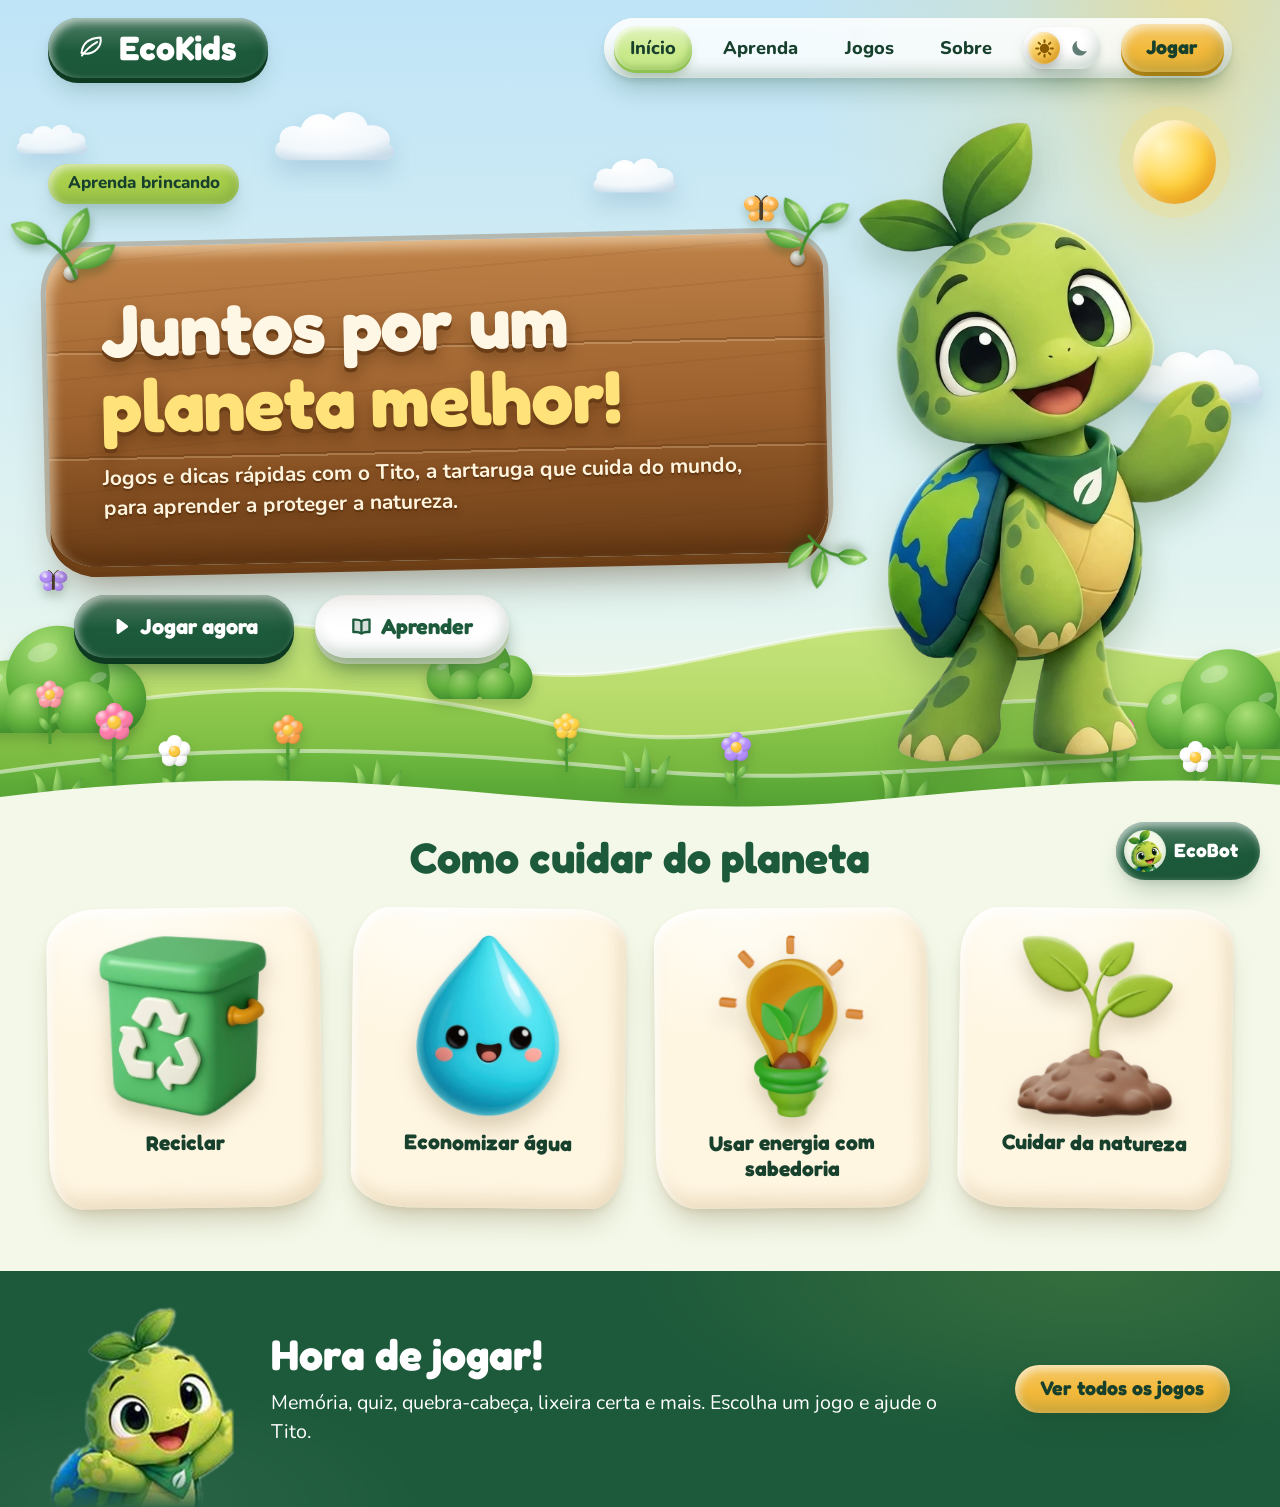
<file: index.html>
<!DOCTYPE html>
<html lang="pt-BR">
<head>
  <meta charset="UTF-8">
  <meta name="viewport" content="width=device-width, initial-scale=1">
  <title>EcoKids - Início</title>
  <meta name="description" content="EcoKids: jogos e dicas rápidas com o Tito para crianças de 6 a 11 anos aprenderem a cuidar do planeta.">
  <meta name="theme-color" content="#1d5a3b">
  <link rel="icon" href="favicon.svg" type="image/svg+xml">
  <link rel="icon" href="favicon-32.png" type="image/png" sizes="32x32">
  <link rel="apple-touch-icon" href="apple-touch-icon.png">
  <link rel="preconnect" href="https://fonts.googleapis.com">
  <link rel="preconnect" href="https://fonts.gstatic.com" crossorigin>
  <link rel="stylesheet" href="https://fonts.googleapis.com/css2?family=Fredoka:wght@500;600;700&family=Nunito:wght@400;600;700;800&display=swap">
  <link rel="stylesheet" href="css/style.css?v=29">
  <script>document.documentElement.classList.add("js");try{var t=localStorage.getItem("ecokids-tema");if(t==="escuro"||(!t&&matchMedia("(prefers-color-scheme: dark)").matches))document.documentElement.dataset.tema="escuro"}catch(e){}</script>
</head>
<body>
  <main class="page home-page" data-ecobot>
    <!-- Cabeçalho: logo e menu (igual em todas as páginas) -->
    <header class="site-header">
      <a class="logo-pill" href="index.html"><svg class="icon" viewBox="0 0 64 64" fill="none" stroke="currentColor" stroke-width="4" stroke-linecap="round" stroke-linejoin="round" aria-hidden="true"><path d="M51 11C31 12 15 21 13 42c11 3 23 0 31-8 8-8 8-17 7-23Z"/><path d="M14 47c8-12 17-20 30-27"/></svg><span>EcoKids</span></a>
      <button class="menu-toggle" type="button" aria-expanded="false" aria-controls="menu-principal"><span class="menu-bars" aria-hidden="true"><span></span><span></span><span></span></span><span class="menu-label">Menu</span></button>
      <nav class="nav-links" id="menu-principal" aria-label="Navegação principal">
        <a href="index.html" class="active" aria-current="page">Início</a>
        <a href="aprenda.html">Aprenda</a>
        <a href="jogos.html">Jogos</a>
        <a href="sobre.html">Sobre</a>
        <button class="theme-toggle" type="button" aria-pressed="false" aria-label="Mudar para o tema escuro"><svg class="sol" viewBox="0 0 24 24" fill="none" stroke="currentColor" stroke-width="2.4" stroke-linecap="round" aria-hidden="true"><circle cx="12" cy="12" r="4.2" fill="currentColor"/><path d="M12 2.5v2.4M12 19.1v2.4M2.5 12h2.4M19.1 12h2.4M5.3 5.3 7 7M17 17l1.7 1.7M5.3 18.7 7 17M17 7l1.7-1.7"/></svg><svg class="lua" viewBox="0 0 24 24" aria-hidden="true"><path fill="currentColor" d="M20.5 14.6A8.6 8.6 0 0 1 9.4 3.5a8.6 8.6 0 1 0 11.1 11.1Z"/></svg></button>
        <a class="clay-button yellow" href="jogos.html">Jogar</a>
      </nav>
    </header>
    <!-- Desenhos do cenário (flor, arbusto, tufo de grama e nuvem), reaproveitados várias vezes com <use> -->
    <svg class="cena-defs" width="0" height="0" aria-hidden="true" focusable="false">
      <defs>
        <radialGradient id="g-folha" cx="35%" cy="25%" r="85%"><stop offset="0" class="c-folha-luz"/><stop offset="1" class="c-folha-sombra"/></radialGradient>
        <radialGradient id="g-arbusto" cx="38%" cy="22%" r="80%"><stop offset="0" class="c-arbusto-luz"/><stop offset=".6" class="c-arbusto-meio"/><stop offset="1" class="c-arbusto-sombra"/></radialGradient>
        <radialGradient id="g-volume" cx="32%" cy="26%" r="80%"><stop offset="0" stop-color="#fff" stop-opacity=".7"/><stop offset=".45" stop-color="#fff" stop-opacity="0"/><stop offset="1" stop-color="#000" stop-opacity=".18"/></radialGradient>
        <radialGradient id="g-nuvem" cx="40%" cy="22%" r="85%"><stop offset="0" class="c-nuvem-luz"/><stop offset=".7" class="c-nuvem-meio"/><stop offset="1" class="c-nuvem-sombra"/></radialGradient>
        <linearGradient id="g-colina-1" x1="0" y1="0" x2="0" y2="1"><stop offset="0" class="c-colina1-topo"/><stop offset="1" class="c-colina1-base"/></linearGradient>
        <linearGradient id="g-colina-2" x1="0" y1="0" x2="0" y2="1"><stop offset="0" class="c-colina2-topo"/><stop offset="1" class="c-colina2-base"/></linearGradient>
        <linearGradient id="g-colina-3" x1="0" y1="0" x2="0" y2="1"><stop offset="0" class="c-colina3-topo"/><stop offset="1" class="c-colina3-base"/></linearGradient>
        <!-- flor: a cor das pétalas vem do CSS (color) -->
        <symbol id="flor" viewBox="0 0 60 112">
          <path d="M30 112C31 92 28 70 30 44" fill="none" stroke="#4c9a33" stroke-width="5" stroke-linecap="round"/>
          <path d="M30 92C17 89 10 78 12 68c11 1 18 10 18 24Z" fill="url(#g-folha)"/>
          <path d="M30 80c12-3 19-12 18-22-11 1-18 9-18 22Z" fill="url(#g-folha)"/>
          <g fill="currentColor"><circle cx="30" cy="17" r="11"/><circle cx="42.4" cy="26" r="11"/><circle cx="37.6" cy="40.5" r="11"/><circle cx="22.4" cy="40.5" r="11"/><circle cx="17.6" cy="26" r="11"/></g>
          <g fill="url(#g-volume)"><circle cx="30" cy="17" r="11"/><circle cx="42.4" cy="26" r="11"/><circle cx="37.6" cy="40.5" r="11"/><circle cx="22.4" cy="40.5" r="11"/><circle cx="17.6" cy="26" r="11"/></g>
          <circle cx="30" cy="30" r="8.5" fill="#ffc93c"/><circle cx="30" cy="30" r="8.5" fill="url(#g-volume)"/>
        </symbol>
        <symbol id="arbusto" viewBox="0 0 200 120">
          <g fill="url(#g-arbusto)"><circle cx="48" cy="84" r="40"/><circle cx="152" cy="84" r="40"/><circle cx="100" cy="62" r="54"/><circle cx="74" cy="98" r="30"/><circle cx="128" cy="98" r="32"/></g>
          <g fill="#fff" opacity=".28"><ellipse cx="84" cy="36" rx="16" ry="9" transform="rotate(-20 84 36)"/><ellipse cx="34" cy="64" rx="9" ry="5" transform="rotate(-25 34 64)"/><ellipse cx="142" cy="62" rx="9" ry="5" transform="rotate(-20 142 62)"/></g>
        </symbol>
        <symbol id="tufo" viewBox="0 0 60 42">
          <g fill="url(#g-folha)"><path d="M10 42C12 27 13 16 6 4c14 9 17 23 15 38Z"/><path d="M24 42c1-19 4-30 6-42 7 13 8 28 5 42Z"/><path d="M37 42c2-13 8-24 18-32-2 14-6 24-8 32Z"/></g>
        </symbol>
        <!-- ramo com três folhas (enfeita os cantos da placa da página inicial) -->
        <symbol id="ramo" viewBox="0 0 120 92">
          <path d="M62 88C60 68 52 50 38 38" fill="none" stroke="#3f8f2c" stroke-width="4.5" stroke-linecap="round"/>
          <path d="M40 40C20 44 5 33 2 10c22-4 38 8 38 30Z" fill="url(#g-folha)"/>
          <path d="M54 58C53 34 68 16 94 11c3 25-12 42-40 47Z" fill="url(#g-folha)"/>
          <path d="M60 76c11-16 31-22 56-15-9 20-31 27-56 15Z" fill="url(#g-folha)"/>
          <g fill="none" stroke="#fff" stroke-width="2.4" stroke-linecap="round" opacity=".45"><path d="M36 36C26 28 16 22 8 16"/><path d="M58 52c8-12 18-24 30-34"/><path d="M66 72c14-4 28-7 42-8"/></g>
          <g fill="#fff" opacity=".35"><ellipse cx="18" cy="20" rx="6" ry="3" transform="rotate(30 18 20)"/><ellipse cx="78" cy="24" rx="7" ry="3" transform="rotate(-40 78 24)"/></g>
        </symbol>
        <!-- borboleta de massinha: a cor das asas vem do CSS (color) -->
        <symbol id="borboleta" viewBox="0 0 64 52">
          <g fill="currentColor"><ellipse cx="18" cy="17" rx="15" ry="13"/><ellipse cx="46" cy="17" rx="15" ry="13"/><ellipse cx="21" cy="37" rx="10" ry="9"/><ellipse cx="43" cy="37" rx="10" ry="9"/></g>
          <g fill="url(#g-volume)"><ellipse cx="18" cy="17" rx="15" ry="13"/><ellipse cx="46" cy="17" rx="15" ry="13"/><ellipse cx="21" cy="37" rx="10" ry="9"/><ellipse cx="43" cy="37" rx="10" ry="9"/></g>
          <g fill="#fff" opacity=".55"><circle cx="15" cy="15" r="4"/><circle cx="49" cy="15" r="4"/></g>
          <rect x="29" y="12" width="6" height="32" rx="3" fill="#4a3a2a"/>
          <path d="M31 12c-2-5-5-8-9-9M33 12c2-5 5-8 9-9" fill="none" stroke="#4a3a2a" stroke-width="2" stroke-linecap="round"/>
        </symbol>
        <symbol id="nuvem" viewBox="0 0 200 92">
          <path d="M30 88C9 88 3 68 17 59c-4-19 16-30 33-22 6-21 35-29 51-12 12-19 47-17 53 9 21-4 40 11 34 29 13 8 7 25-10 25Z" fill="url(#g-nuvem)"/>
          <path d="M56 40c4-12 19-19 33-12" fill="none" stroke="#fff" stroke-width="5" stroke-linecap="round" opacity=".7"/>
        </symbol>
      </defs>
    </svg>

    <!-- Destaque: título na placa de madeira, botões, o Tito e o cenário (céu, nuvens, colinas, plantas) -->
    <section class="hero">
      <!-- Cenário (só decoração): fica atrás do texto e do Tito -->
      <div class="cena" aria-hidden="true">
        <span class="sol-cena"></span>
        <svg class="nuvem n1"><use href="#nuvem"/></svg>
        <svg class="nuvem n2"><use href="#nuvem"/></svg>
        <svg class="nuvem n3"><use href="#nuvem"/></svg>
        <svg class="nuvem n4"><use href="#nuvem"/></svg>
        <svg class="colinas" viewBox="0 0 1440 300" preserveAspectRatio="none">
          <path d="M0 150C180 70 360 80 520 130c180 55 340-40 520-35 180 5 290 55 400 25v180H0Z" fill="url(#g-colina-1)"/>
          <path d="M0 150C180 70 360 80 520 130c180 55 340-40 520-35 180 5 290 55 400 25" class="colina-brilho" vector-effect="non-scaling-stroke"/>
          <path d="M0 205c220-60 420-50 620-5 200 45 380-30 580-25 120 3 190 20 240 15v105H0Z" fill="url(#g-colina-2)"/>
          <path d="M0 205c220-60 420-50 620-5 200 45 380-30 580-25 120 3 190 20 240 15" class="colina-brilho" vector-effect="non-scaling-stroke"/>
          <path d="M0 252c240-35 480-25 720-2 240 22 480-23 720-13v63H0Z" fill="url(#g-colina-3)"/>
          <path d="M0 252c240-35 480-25 720-2 240 22 480-23 720-13" class="colina-brilho" vector-effect="non-scaling-stroke"/>
        </svg>
        <svg class="planta arbusto a1"><use href="#arbusto"/></svg>
        <svg class="planta arbusto a2"><use href="#arbusto"/></svg>
        <svg class="planta arbusto a3"><use href="#arbusto"/></svg>
        <svg class="planta flor f1"><use href="#flor"/></svg>
        <svg class="planta flor f2"><use href="#flor"/></svg>
        <svg class="planta flor f3"><use href="#flor"/></svg>
        <svg class="planta flor f4"><use href="#flor"/></svg>
        <svg class="planta flor f5"><use href="#flor"/></svg>
        <svg class="planta flor f6"><use href="#flor"/></svg>
        <svg class="planta tufo t1"><use href="#tufo"/></svg>
        <svg class="planta tufo t2"><use href="#tufo"/></svg>
        <svg class="planta tufo t3"><use href="#tufo"/></svg>
        <svg class="planta tufo t4"><use href="#tufo"/></svg>
        <svg class="planta flor f7"><use href="#flor"/></svg>
        <svg class="planta flor f8"><use href="#flor"/></svg>
        <svg class="planta tufo t5"><use href="#tufo"/></svg>
        <svg class="planta tufo t6"><use href="#tufo"/></svg>
        <svg class="borboleta b1" viewBox="0 0 64 52"><use href="#borboleta"/></svg>
        <svg class="borboleta b2" viewBox="0 0 64 52"><use href="#borboleta"/></svg>
      </div>

      <div class="hero-copy">
        <span class="clay-tag lime">Aprenda brincando</span>
        <!-- Placa de madeira (de massinha) com o título e a apresentação; ramos de folhas nos cantos -->
        <div class="placa placa-hero">
          <span class="placa-ramo ramo-1" aria-hidden="true"><svg viewBox="0 0 120 92"><use href="#ramo"/></svg></span>
          <span class="placa-ramo ramo-2" aria-hidden="true"><svg viewBox="0 0 120 92"><use href="#ramo"/></svg></span>
          <span class="placa-ramo ramo-3" aria-hidden="true"><svg viewBox="0 0 120 92"><use href="#ramo"/></svg></span>
          <h1>Juntos por um <span>planeta melhor!</span></h1>
          <p>Jogos e dicas rápidas com o Tito, a tartaruga que cuida do mundo, para aprender a proteger a natureza.</p>
        </div>
        <div class="hero-actions">
          <a class="clay-button dark" href="jogos.html"><svg class="icon" viewBox="0 0 24 24" aria-hidden="true"><path fill="currentColor" d="M8 5.6c0-1.2 1.3-1.9 2.3-1.3l9 6.4c.9.6.9 1.9 0 2.6l-9 6.4c-1 .6-2.3-.1-2.3-1.3Z"/></svg>Jogar agora</a>
          <a class="clay-button light" href="aprenda.html"><svg class="icon" viewBox="0 0 24 24" fill="none" stroke="currentColor" stroke-width="2.4" stroke-linejoin="round" aria-hidden="true"><path d="M12 6.5C10 5 7 4.6 3.5 5v13c3.5-.4 6.5 0 8.5 1.5 2-1.5 5-1.9 8.5-1.5V5C17 4.6 14 5 12 6.5Z" fill="currentColor" fill-opacity=".18"/><path d="M12 6.5v13"/></svg>Aprender</a>
        </div>
      </div>
      <div class="hero-mascot-wrap">
        <span class="tito-chao" aria-hidden="true"></span>
        <!-- data-tito-3d: quando existir o modelo 3D do Tito (veja js/tito.js), ele aparece aqui no lugar da imagem -->
        <picture>
          <source srcset="imagens/mascote-hero-anexo.webp" type="image/webp">
          <img class="mascot mascot-hero" src="imagens/mascote-hero-anexo.png" alt="Tito, a tartaruga do EcoKids, acenando" width="526" height="904" fetchpriority="high" data-tito-3d>
        </picture>
      </div>
    </section>
    <!-- Cartões "Como cuidar do planeta" (ilustrações 3D em imagens/cuidar/) -->
    <section class="care-section">
      <h2>Como cuidar do planeta</h2>
      <div class="care-grid">
          <article class="care-card">
            <picture>
              <source srcset="imagens/cuidar/lixeira.webp" type="image/webp">
              <img class="care-img" src="imagens/cuidar/lixeira.png" alt="" width="512" height="512" loading="lazy">
            </picture>
            <h3>Reciclar</h3>
          </article>
          <article class="care-card">
            <picture>
              <source srcset="imagens/cuidar/agua.webp" type="image/webp">
              <img class="care-img" src="imagens/cuidar/agua.png" alt="" width="512" height="512" loading="lazy">
            </picture>
            <h3>Economizar água</h3>
          </article>
          <article class="care-card">
            <picture>
              <source srcset="imagens/cuidar/energia.webp" type="image/webp">
              <img class="care-img" src="imagens/cuidar/energia.png" alt="" width="512" height="512" loading="lazy">
            </picture>
            <h3>Usar energia com sabedoria</h3>
          </article>
          <article class="care-card">
            <picture>
              <source srcset="imagens/cuidar/planta.webp" type="image/webp">
              <img class="care-img" src="imagens/cuidar/planta.png" alt="" width="512" height="512" loading="lazy">
            </picture>
            <h3>Cuidar da natureza</h3>
          </article>
      </div>
    </section>
    <!-- Faixa verde escura "Hora de jogar!" -->
    <section class="game-cta">
      <div class="mascot mascot-happy rosto-empolgado" role="img" aria-label="Tito, a tartaruga do EcoKids, empolgado" data-reacao="rindo"></div>
      <div>
        <h2>Hora de jogar!</h2>
        <p>Memória, quiz, quebra-cabeça, lixeira certa e mais. Escolha um jogo e ajude o Tito.</p>
      </div>
      <a class="clay-button yellow" href="jogos.html">Ver todos os jogos</a>
    </section>
    <!-- Colinas verdes decorativas do rodapé -->
    <div class="hills" aria-hidden="true">
      <svg viewBox="0 0 1440 116" preserveAspectRatio="none">
        <path class="hill-back" d="M0 64C218 16 394 38 566 70c192 36 363 32 565-2 153-26 215-51 309 0v48H0Z"/>
        <path class="hill-front" d="M0 86c208-25 375-27 572 0 263 36 461 20 868-7v37H0Z"/>
      </svg>
      <div></div>
    </div>
  </main>
  <script src="js/script.js?v=27"></script>
  <script src="js/tito.js?v=21"></script>
</body>
</html>
</file>
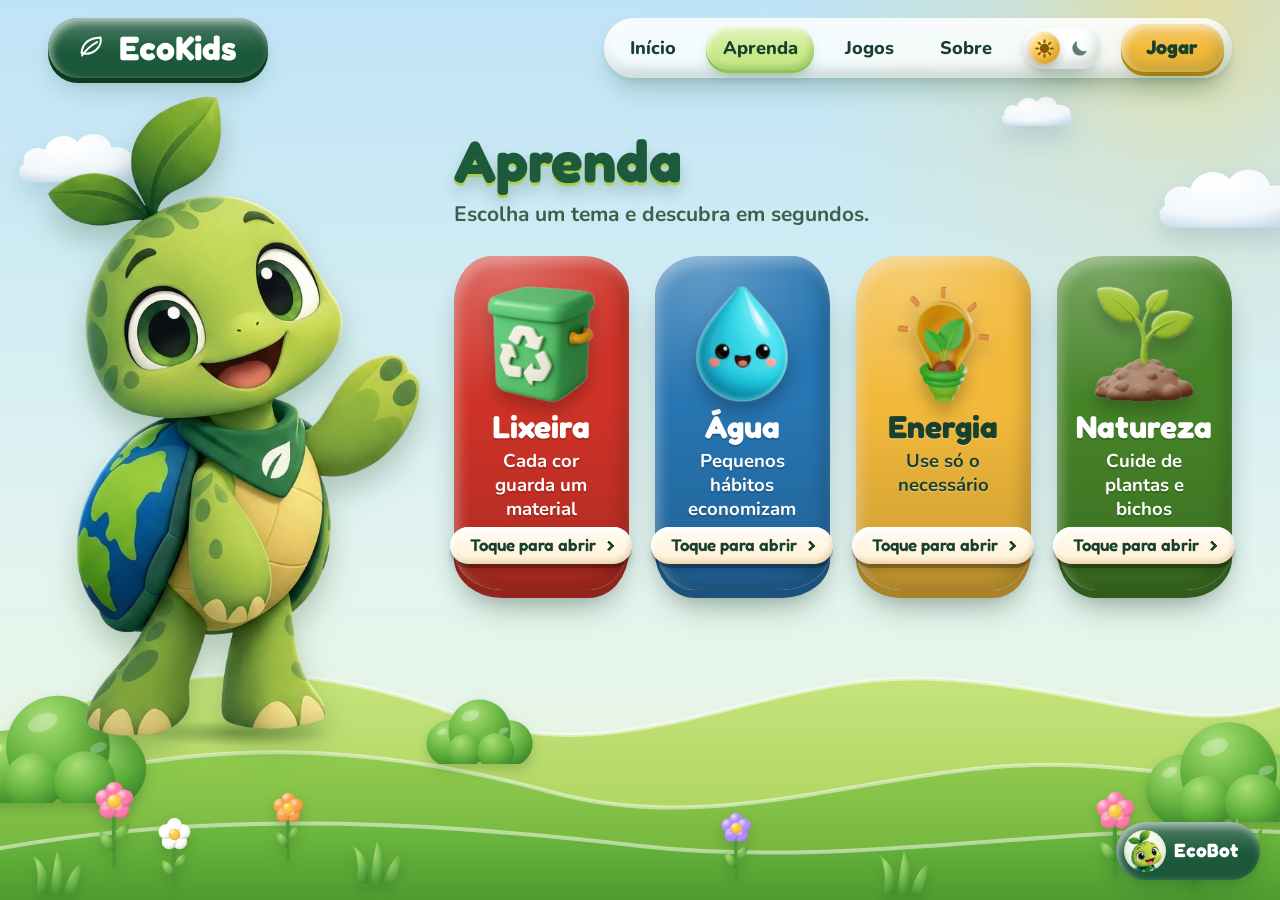
<file: aprenda.html>
<!DOCTYPE html>
<html lang="pt-BR">
<head>
  <meta charset="UTF-8">
  <meta name="viewport" content="width=device-width, initial-scale=1">
  <title>EcoKids - Aprenda</title>
  <meta name="description" content="EcoKids: jogos e dicas rápidas com o Tito para crianças de 6 a 11 anos aprenderem a cuidar do planeta.">
  <meta name="theme-color" content="#1d5a3b">
  <link rel="icon" href="favicon.svg" type="image/svg+xml">
  <link rel="icon" href="favicon-32.png" type="image/png" sizes="32x32">
  <link rel="apple-touch-icon" href="apple-touch-icon.png">
  <link rel="preconnect" href="https://fonts.googleapis.com">
  <link rel="preconnect" href="https://fonts.gstatic.com" crossorigin>
  <link rel="stylesheet" href="https://fonts.googleapis.com/css2?family=Fredoka:wght@500;600;700&family=Nunito:wght@400;600;700;800&display=swap">
  <link rel="stylesheet" href="css/style.css?v=29">
  <script>document.documentElement.classList.add("js");try{var t=localStorage.getItem("ecokids-tema");if(t==="escuro"||(!t&&matchMedia("(prefers-color-scheme: dark)").matches))document.documentElement.dataset.tema="escuro"}catch(e){}</script>
</head>
<body>
  <main class="page learn-page com-cenario" data-ecobot>
    <!-- Cabeçalho: logo e menu (igual em todas as páginas) -->
    <header class="site-header">
      <a class="logo-pill" href="index.html"><svg class="icon" viewBox="0 0 64 64" fill="none" stroke="currentColor" stroke-width="4" stroke-linecap="round" stroke-linejoin="round" aria-hidden="true"><path d="M51 11C31 12 15 21 13 42c11 3 23 0 31-8 8-8 8-17 7-23Z"/><path d="M14 47c8-12 17-20 30-27"/></svg><span>EcoKids</span></a>
      <button class="menu-toggle" type="button" aria-expanded="false" aria-controls="menu-principal"><span class="menu-bars" aria-hidden="true"><span></span><span></span><span></span></span><span class="menu-label">Menu</span></button>
      <nav class="nav-links" id="menu-principal" aria-label="Navegação principal">
        <a href="index.html">Início</a>
        <a href="aprenda.html" class="active" aria-current="page">Aprenda</a>
        <a href="jogos.html">Jogos</a>
        <a href="sobre.html">Sobre</a>
        <button class="theme-toggle" type="button" aria-pressed="false" aria-label="Mudar para o tema escuro"><svg class="sol" viewBox="0 0 24 24" fill="none" stroke="currentColor" stroke-width="2.4" stroke-linecap="round" aria-hidden="true"><circle cx="12" cy="12" r="4.2" fill="currentColor"/><path d="M12 2.5v2.4M12 19.1v2.4M2.5 12h2.4M19.1 12h2.4M5.3 5.3 7 7M17 17l1.7 1.7M5.3 18.7 7 17M17 7l1.7-1.7"/></svg><svg class="lua" viewBox="0 0 24 24" aria-hidden="true"><path fill="currentColor" d="M20.5 14.6A8.6 8.6 0 0 1 9.4 3.5a8.6 8.6 0 1 0 11.1 11.1Z"/></svg></button>
        <a class="clay-button yellow" href="jogos.html">Jogar</a>
      </nav>
    </header>
    <!-- Desenhos do cenário (flor, arbusto, tufo de grama e nuvem), reaproveitados várias vezes com <use> -->
    <svg class="cena-defs" width="0" height="0" aria-hidden="true" focusable="false">
      <defs>
        <radialGradient id="g-folha" cx="35%" cy="25%" r="85%"><stop offset="0" class="c-folha-luz"/><stop offset="1" class="c-folha-sombra"/></radialGradient>
        <radialGradient id="g-arbusto" cx="38%" cy="22%" r="80%"><stop offset="0" class="c-arbusto-luz"/><stop offset=".6" class="c-arbusto-meio"/><stop offset="1" class="c-arbusto-sombra"/></radialGradient>
        <radialGradient id="g-volume" cx="32%" cy="26%" r="80%"><stop offset="0" stop-color="#fff" stop-opacity=".7"/><stop offset=".45" stop-color="#fff" stop-opacity="0"/><stop offset="1" stop-color="#000" stop-opacity=".18"/></radialGradient>
        <radialGradient id="g-nuvem" cx="40%" cy="22%" r="85%"><stop offset="0" class="c-nuvem-luz"/><stop offset=".7" class="c-nuvem-meio"/><stop offset="1" class="c-nuvem-sombra"/></radialGradient>
        <linearGradient id="g-colina-1" x1="0" y1="0" x2="0" y2="1"><stop offset="0" class="c-colina1-topo"/><stop offset="1" class="c-colina1-base"/></linearGradient>
        <linearGradient id="g-colina-2" x1="0" y1="0" x2="0" y2="1"><stop offset="0" class="c-colina2-topo"/><stop offset="1" class="c-colina2-base"/></linearGradient>
        <linearGradient id="g-colina-3" x1="0" y1="0" x2="0" y2="1"><stop offset="0" class="c-colina3-topo"/><stop offset="1" class="c-colina3-base"/></linearGradient>
        <!-- flor: a cor das pétalas vem do CSS (color) -->
        <symbol id="flor" viewBox="0 0 60 112">
          <path d="M30 112C31 92 28 70 30 44" fill="none" stroke="#4c9a33" stroke-width="5" stroke-linecap="round"/>
          <path d="M30 92C17 89 10 78 12 68c11 1 18 10 18 24Z" fill="url(#g-folha)"/>
          <path d="M30 80c12-3 19-12 18-22-11 1-18 9-18 22Z" fill="url(#g-folha)"/>
          <g fill="currentColor"><circle cx="30" cy="17" r="11"/><circle cx="42.4" cy="26" r="11"/><circle cx="37.6" cy="40.5" r="11"/><circle cx="22.4" cy="40.5" r="11"/><circle cx="17.6" cy="26" r="11"/></g>
          <g fill="url(#g-volume)"><circle cx="30" cy="17" r="11"/><circle cx="42.4" cy="26" r="11"/><circle cx="37.6" cy="40.5" r="11"/><circle cx="22.4" cy="40.5" r="11"/><circle cx="17.6" cy="26" r="11"/></g>
          <circle cx="30" cy="30" r="8.5" fill="#ffc93c"/><circle cx="30" cy="30" r="8.5" fill="url(#g-volume)"/>
        </symbol>
        <symbol id="arbusto" viewBox="0 0 200 120">
          <g fill="url(#g-arbusto)"><circle cx="48" cy="84" r="40"/><circle cx="152" cy="84" r="40"/><circle cx="100" cy="62" r="54"/><circle cx="74" cy="98" r="30"/><circle cx="128" cy="98" r="32"/></g>
          <g fill="#fff" opacity=".28"><ellipse cx="84" cy="36" rx="16" ry="9" transform="rotate(-20 84 36)"/><ellipse cx="34" cy="64" rx="9" ry="5" transform="rotate(-25 34 64)"/><ellipse cx="142" cy="62" rx="9" ry="5" transform="rotate(-20 142 62)"/></g>
        </symbol>
        <symbol id="tufo" viewBox="0 0 60 42">
          <g fill="url(#g-folha)"><path d="M10 42C12 27 13 16 6 4c14 9 17 23 15 38Z"/><path d="M24 42c1-19 4-30 6-42 7 13 8 28 5 42Z"/><path d="M37 42c2-13 8-24 18-32-2 14-6 24-8 32Z"/></g>
        </symbol>
        <symbol id="nuvem" viewBox="0 0 200 92">
          <path d="M30 88C9 88 3 68 17 59c-4-19 16-30 33-22 6-21 35-29 51-12 12-19 47-17 53 9 21-4 40 11 34 29 13 8 7 25-10 25Z" fill="url(#g-nuvem)"/>
          <path d="M56 40c4-12 19-19 33-12" fill="none" stroke="#fff" stroke-width="5" stroke-linecap="round" opacity=".7"/>
        </symbol>
      </defs>
    </svg>
    <!-- Cenário (só decoração): céu com nuvens, colinas e plantas, atrás do conteúdo -->
    <div class="cena cena-pagina" aria-hidden="true">
      <svg class="nuvem n1"><use href="#nuvem"/></svg>
      <svg class="nuvem n2"><use href="#nuvem"/></svg>
      <svg class="nuvem n3"><use href="#nuvem"/></svg>
      <svg class="nuvem n4"><use href="#nuvem"/></svg>
      <svg class="colinas" viewBox="0 0 1440 300" preserveAspectRatio="none">
        <path d="M0 150C180 70 360 80 520 130c180 55 340-40 520-35 180 5 290 55 400 25v180H0Z" fill="url(#g-colina-1)"/>
        <path d="M0 150C180 70 360 80 520 130c180 55 340-40 520-35 180 5 290 55 400 25" class="colina-brilho" vector-effect="non-scaling-stroke"/>
        <path d="M0 205c220-60 420-50 620-5 200 45 380-30 580-25 120 3 190 20 240 15v105H0Z" fill="url(#g-colina-2)"/>
        <path d="M0 205c220-60 420-50 620-5 200 45 380-30 580-25 120 3 190 20 240 15" class="colina-brilho" vector-effect="non-scaling-stroke"/>
        <path d="M0 252c240-35 480-25 720-2 240 22 480-23 720-13v63H0Z" fill="url(#g-colina-3)"/>
        <path d="M0 252c240-35 480-25 720-2 240 22 480-23 720-13" class="colina-brilho" vector-effect="non-scaling-stroke"/>
      </svg>
      <svg class="planta arbusto a1"><use href="#arbusto"/></svg>
      <svg class="planta arbusto a2"><use href="#arbusto"/></svg>
      <svg class="planta arbusto a3"><use href="#arbusto"/></svg>
      <svg class="planta flor f1"><use href="#flor"/></svg>
      <svg class="planta flor f2"><use href="#flor"/></svg>
      <svg class="planta flor f3"><use href="#flor"/></svg>
      <svg class="planta flor f4"><use href="#flor"/></svg>
      <svg class="planta flor f5"><use href="#flor"/></svg>
      <svg class="planta flor f6"><use href="#flor"/></svg>
      <svg class="planta tufo t1"><use href="#tufo"/></svg>
      <svg class="planta tufo t2"><use href="#tufo"/></svg>
      <svg class="planta tufo t3"><use href="#tufo"/></svg>
      <svg class="planta tufo t4"><use href="#tufo"/></svg>
    </div>
    <!-- Palco: o Tito acena à esquerda; título e cartões à direita -->
    <div class="content-shell aprenda-palco">
        <div class="tito-palco">
          <picture>
            <source srcset="imagens/mascote-hero-anexo.webp" type="image/webp">
            <img class="mascot tito-acenando" src="imagens/mascote-hero-anexo.png" alt="Tito, a tartaruga do EcoKids, acenando" width="526" height="904">
          </picture>
          <span class="tito-chao" aria-hidden="true"></span>
        </div>
        <div class="section-intro">
          <div>
            <h1>Aprenda</h1>
            <p>Escolha um tema e descubra em segundos.</p>
          </div>
        </div>
        <!-- Clique num cartão: o JavaScript abre a janela com o conteúdo (veja js/script.js, bloco 2) -->
        <div class="learn-grid">
          <button class="learn-card red" data-tema="lixeira">
            <picture><source srcset="imagens/cuidar/lixeira.webp" type="image/webp"><img class="card-arte" src="imagens/cuidar/lixeira.png" alt="" width="512" height="512"></picture>
            <strong>Lixeira</strong>
            <span>Cada cor guarda um material</span>
            <small>Toque para abrir</small>
          </button>
          <button class="learn-card blue" data-tema="agua">
            <picture><source srcset="imagens/cuidar/agua.webp" type="image/webp"><img class="card-arte" src="imagens/cuidar/agua.png" alt="" width="512" height="512"></picture>
            <strong>Água</strong>
            <span>Pequenos hábitos economizam</span>
            <small>Toque para abrir</small>
          </button>
          <button class="learn-card yellow" data-tema="energia">
            <picture><source srcset="imagens/cuidar/energia.webp" type="image/webp"><img class="card-arte" src="imagens/cuidar/energia.png" alt="" width="512" height="512"></picture>
            <strong>Energia</strong>
            <span>Use só o necessário</span>
            <small>Toque para abrir</small>
          </button>
          <button class="learn-card green" data-tema="natureza">
            <picture><source srcset="imagens/cuidar/planta.webp" type="image/webp"><img class="card-arte" src="imagens/cuidar/planta.png" alt="" width="512" height="512"></picture>
            <strong>Natureza</strong>
            <span>Cuide de plantas e bichos</span>
            <small>Toque para abrir</small>
          </button>
        </div>
    </div>
  </main>
  <!-- Janela que abre ao clicar num cartão (começa escondida) -->
  <div class="modal-backdrop" id="modal" hidden>
    <!-- Filtro de "massinha" usado nas ilustrações das miniaulas (brilho por cima e sombra por dentro) -->
    <svg class="cena-defs" width="0" height="0" aria-hidden="true" focusable="false">
      <filter id="ek-massa" x="-20%" y="-20%" width="140%" height="140%" color-interpolation-filters="sRGB">
        <feGaussianBlur in="SourceAlpha" stdDeviation="1.8" result="b"/>
        <feSpecularLighting in="b" surfaceScale="3" specularConstant=".75" specularExponent="26" lighting-color="#fff" result="s"><feDistantLight azimuth="225" elevation="48"/></feSpecularLighting>
        <feComposite in="s" in2="SourceAlpha" operator="in" result="brilho"/>
        <feOffset in="SourceAlpha" dx="-2" dy="-3"/><feGaussianBlur stdDeviation="2" result="o"/>
        <feComposite in="SourceAlpha" in2="o" operator="arithmetic" k2="1" k3="-1" result="borda"/>
        <feFlood flood-color="#0b2200" flood-opacity=".3"/><feComposite in2="borda" operator="in" result="sombra"/>
        <feMerge result="m"><feMergeNode in="SourceGraphic"/><feMergeNode in="sombra"/></feMerge>
        <feComposite in="m" in2="brilho" operator="arithmetic" k2="1" k3="1"/>
      </filter>
    </svg>
    <!-- data-assunto (lixeira, agua, energia, natureza) é escrito pelo JavaScript e muda as cores da janela -->
    <section class="learn-modal clay" role="dialog" aria-modal="true" aria-label="Tema">
      <div class="modal-title">
        <!-- símbolo 3D do tema aberto (lixeira, gota, lâmpada ou muda) -->
        <span class="modal-simbolo" aria-hidden="true"></span>
        <div>
          <small class="modal-kicker">Miniaula do Tito</small>
          <h2></h2>
        </div>
        <button class="modal-close" type="button" aria-label="Fechar">&times;</button>
      </div>
      <!-- Área que rola quando o conteúdo é maior que a janela -->
      <div class="modal-scroll">
        <div class="modal-body" tabindex="0">
          <!-- A miniaula (introdução, tópicos e "Você sabia?") é montada pelo JavaScript (TEMAS, bloco 2) -->
          <div class="aula"></div>
          <!-- Espaço do vídeo do Tito. Enquanto não houver vídeo, mostra o aviso "em breve" (veja "video" em TEMAS no script) -->
          <div class="video-slot"></div>
        </div>
        <div class="scroll-hint" hidden aria-hidden="true">
          <svg class="icon" viewBox="0 0 24 24" fill="none" stroke="currentColor" stroke-width="3" stroke-linecap="round" stroke-linejoin="round"><path d="m6 9 6 6 6-6"/></svg>
          <span>Role para ver mais</span>
        </div>
      </div>
    </section>
  </div>
  <script src="js/script.js?v=27"></script>
  <script src="js/tito.js?v=21"></script>
</body>
</html>
</file>
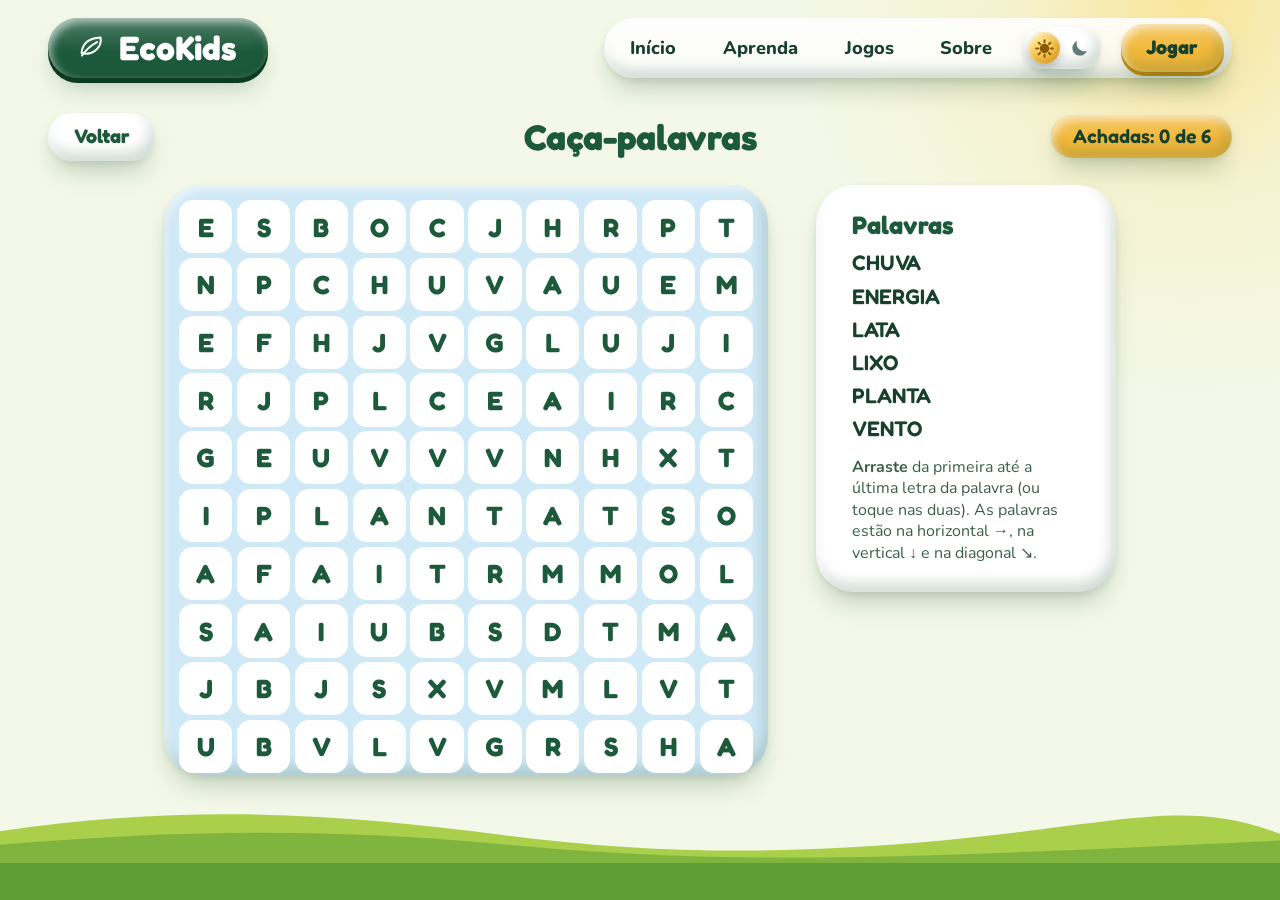
<file: caca-palavras.html>
<!DOCTYPE html>
<html lang="pt-BR">
<head>
  <meta charset="UTF-8">
  <meta name="viewport" content="width=device-width, initial-scale=1">
  <title>EcoKids - Caça-palavras</title>
  <meta name="description" content="EcoKids: jogos e dicas rápidas com o Tito para crianças de 6 a 11 anos aprenderem a cuidar do planeta.">
  <meta name="theme-color" content="#1d5a3b">
  <link rel="icon" href="favicon.svg" type="image/svg+xml">
  <link rel="icon" href="favicon-32.png" type="image/png" sizes="32x32">
  <link rel="apple-touch-icon" href="apple-touch-icon.png">
  <link rel="preconnect" href="https://fonts.googleapis.com">
  <link rel="preconnect" href="https://fonts.gstatic.com" crossorigin>
  <link rel="stylesheet" href="https://fonts.googleapis.com/css2?family=Fredoka:wght@500;600;700&family=Nunito:wght@400;600;700;800&display=swap">
  <link rel="stylesheet" href="css/style.css?v=29">
  <script>document.documentElement.classList.add("js");try{var t=localStorage.getItem("ecokids-tema");if(t==="escuro"||(!t&&matchMedia("(prefers-color-scheme: dark)").matches))document.documentElement.dataset.tema="escuro"}catch(e){}</script>
</head>
<body>
  <main class="page game-page words-page">
    <!-- Cabeçalho: logo e menu (igual em todas as páginas) -->
    <header class="site-header">
      <a class="logo-pill" href="index.html"><svg class="icon" viewBox="0 0 64 64" fill="none" stroke="currentColor" stroke-width="4" stroke-linecap="round" stroke-linejoin="round" aria-hidden="true"><path d="M51 11C31 12 15 21 13 42c11 3 23 0 31-8 8-8 8-17 7-23Z"/><path d="M14 47c8-12 17-20 30-27"/></svg><span>EcoKids</span></a>
      <button class="menu-toggle" type="button" aria-expanded="false" aria-controls="menu-principal"><span class="menu-bars" aria-hidden="true"><span></span><span></span><span></span></span><span class="menu-label">Menu</span></button>
      <nav class="nav-links" id="menu-principal" aria-label="Navegação principal">
        <a href="index.html">Início</a>
        <a href="aprenda.html">Aprenda</a>
        <a href="jogos.html">Jogos</a>
        <a href="sobre.html">Sobre</a>
        <button class="theme-toggle" type="button" aria-pressed="false" aria-label="Mudar para o tema escuro"><svg class="sol" viewBox="0 0 24 24" fill="none" stroke="currentColor" stroke-width="2.4" stroke-linecap="round" aria-hidden="true"><circle cx="12" cy="12" r="4.2" fill="currentColor"/><path d="M12 2.5v2.4M12 19.1v2.4M2.5 12h2.4M19.1 12h2.4M5.3 5.3 7 7M17 17l1.7 1.7M5.3 18.7 7 17M17 7l1.7-1.7"/></svg><svg class="lua" viewBox="0 0 24 24" aria-hidden="true"><path fill="currentColor" d="M20.5 14.6A8.6 8.6 0 0 1 9.4 3.5a8.6 8.6 0 1 0 11.1 11.1Z"/></svg></button>
        <a class="clay-button yellow" href="jogos.html">Jogar</a>
      </nav>
    </header>
    <div class="game-content words-content">
        <!-- Barra de cima do jogo: voltar, título e pontos -->
        <div class="game-bar">
          <a class="clay-button light" href="jogos.html">Voltar</a>
          <h1>Caça-palavras</h1>
          <span class="score-pill clay" id="placar" aria-live="polite">Achadas: 0 de 6</span>
        </div>
        <div class="words-layout">
          <!-- Grade de letras: criada pelo JavaScript. As palavras achadas ficam com a classe "found" -->
          <div class="letter-board clay" id="grade-letras" aria-label="Grade de letras"></div>
          <aside class="word-list clay" id="lista-palavras">
            <h2>Palavras</h2>
            <!-- A lista de palavras é criada pelo JavaScript (bloco 8): a cada partida as palavras e as posições mudam -->
            <p class="words-tip"><b>Arraste</b> da primeira até a última letra da palavra (ou toque nas duas). As palavras estão na horizontal →, na vertical ↓ e na diagonal ↘.</p>
          </aside>
        </div>
    </div>
    <!-- Colinas verdes decorativas do rodapé -->
    <div class="hills" aria-hidden="true">
      <svg viewBox="0 0 1440 116" preserveAspectRatio="none">
        <path class="hill-back" d="M0 64C218 16 394 38 566 70c192 36 363 32 565-2 153-26 215-51 309 0v48H0Z"/>
        <path class="hill-front" d="M0 86c208-25 375-27 572 0 263 36 461 20 868-7v37H0Z"/>
      </svg>
      <div></div>
    </div>
  </main>
  <script src="js/script.js?v=27"></script>
  <script src="js/tito.js?v=21"></script>
</body>
</html>
</file>
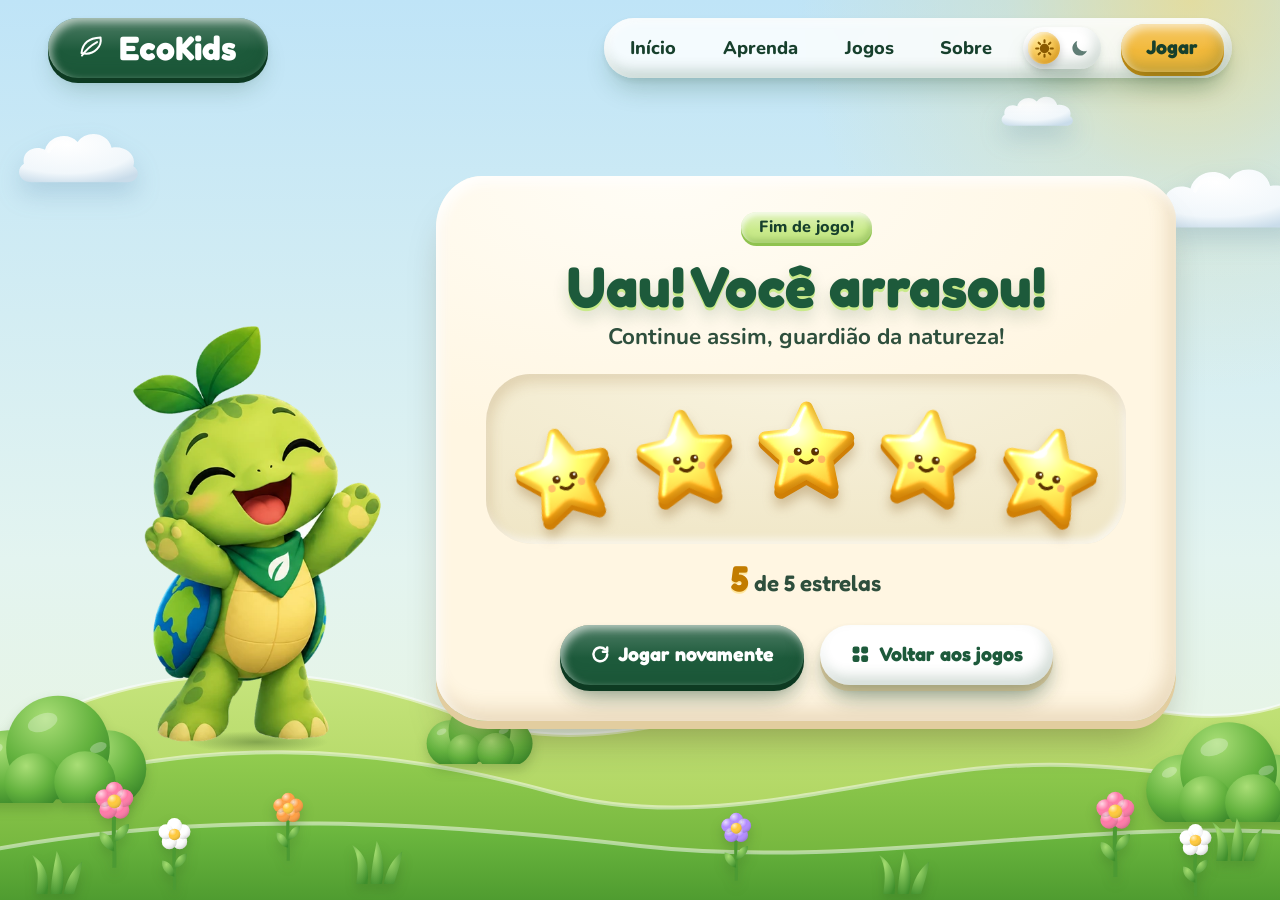
<file: conclusao.html>
<!DOCTYPE html>
<html lang="pt-BR">
<head>
  <meta charset="UTF-8">
  <meta name="viewport" content="width=device-width, initial-scale=1">
  <title>EcoKids - Muito bem!</title>
  <meta name="description" content="EcoKids: jogos e dicas rápidas com o Tito para crianças de 6 a 11 anos aprenderem a cuidar do planeta.">
  <meta name="theme-color" content="#1d5a3b">
  <link rel="icon" href="favicon.svg" type="image/svg+xml">
  <link rel="icon" href="favicon-32.png" type="image/png" sizes="32x32">
  <link rel="apple-touch-icon" href="apple-touch-icon.png">
  <link rel="preconnect" href="https://fonts.googleapis.com">
  <link rel="preconnect" href="https://fonts.gstatic.com" crossorigin>
  <link rel="stylesheet" href="https://fonts.googleapis.com/css2?family=Fredoka:wght@500;600;700&family=Nunito:wght@400;600;700;800&display=swap">
  <link rel="stylesheet" href="css/style.css?v=29">
  <script>document.documentElement.classList.add("js");try{var t=localStorage.getItem("ecokids-tema");if(t==="escuro"||(!t&&matchMedia("(prefers-color-scheme: dark)").matches))document.documentElement.dataset.tema="escuro"}catch(e){}</script>
</head>
<body>
  <main class="page completion-page com-cenario">
    <!-- Cabeçalho: logo e menu (igual em todas as páginas) -->
    <header class="site-header">
      <a class="logo-pill" href="index.html"><svg class="icon" viewBox="0 0 64 64" fill="none" stroke="currentColor" stroke-width="4" stroke-linecap="round" stroke-linejoin="round" aria-hidden="true"><path d="M51 11C31 12 15 21 13 42c11 3 23 0 31-8 8-8 8-17 7-23Z"/><path d="M14 47c8-12 17-20 30-27"/></svg><span>EcoKids</span></a>
      <button class="menu-toggle" type="button" aria-expanded="false" aria-controls="menu-principal"><span class="menu-bars" aria-hidden="true"><span></span><span></span><span></span></span><span class="menu-label">Menu</span></button>
      <nav class="nav-links" id="menu-principal" aria-label="Navegação principal">
        <a href="index.html">Início</a>
        <a href="aprenda.html">Aprenda</a>
        <a href="jogos.html">Jogos</a>
        <a href="sobre.html">Sobre</a>
        <button class="theme-toggle" type="button" aria-pressed="false" aria-label="Mudar para o tema escuro"><svg class="sol" viewBox="0 0 24 24" fill="none" stroke="currentColor" stroke-width="2.4" stroke-linecap="round" aria-hidden="true"><circle cx="12" cy="12" r="4.2" fill="currentColor"/><path d="M12 2.5v2.4M12 19.1v2.4M2.5 12h2.4M19.1 12h2.4M5.3 5.3 7 7M17 17l1.7 1.7M5.3 18.7 7 17M17 7l1.7-1.7"/></svg><svg class="lua" viewBox="0 0 24 24" aria-hidden="true"><path fill="currentColor" d="M20.5 14.6A8.6 8.6 0 0 1 9.4 3.5a8.6 8.6 0 1 0 11.1 11.1Z"/></svg></button>
        <a class="clay-button yellow" href="jogos.html">Jogar</a>
      </nav>
    </header>
    <!-- Desenhos do cenário (flor, arbusto, tufo de grama e nuvem), reaproveitados várias vezes com <use> -->
    <svg class="cena-defs" width="0" height="0" aria-hidden="true" focusable="false">
      <defs>
        <radialGradient id="g-folha" cx="35%" cy="25%" r="85%"><stop offset="0" class="c-folha-luz"/><stop offset="1" class="c-folha-sombra"/></radialGradient>
        <radialGradient id="g-arbusto" cx="38%" cy="22%" r="80%"><stop offset="0" class="c-arbusto-luz"/><stop offset=".6" class="c-arbusto-meio"/><stop offset="1" class="c-arbusto-sombra"/></radialGradient>
        <radialGradient id="g-volume" cx="32%" cy="26%" r="80%"><stop offset="0" stop-color="#fff" stop-opacity=".7"/><stop offset=".45" stop-color="#fff" stop-opacity="0"/><stop offset="1" stop-color="#000" stop-opacity=".18"/></radialGradient>
        <radialGradient id="g-nuvem" cx="40%" cy="22%" r="85%"><stop offset="0" class="c-nuvem-luz"/><stop offset=".7" class="c-nuvem-meio"/><stop offset="1" class="c-nuvem-sombra"/></radialGradient>
        <linearGradient id="g-colina-1" x1="0" y1="0" x2="0" y2="1"><stop offset="0" class="c-colina1-topo"/><stop offset="1" class="c-colina1-base"/></linearGradient>
        <linearGradient id="g-colina-2" x1="0" y1="0" x2="0" y2="1"><stop offset="0" class="c-colina2-topo"/><stop offset="1" class="c-colina2-base"/></linearGradient>
        <linearGradient id="g-colina-3" x1="0" y1="0" x2="0" y2="1"><stop offset="0" class="c-colina3-topo"/><stop offset="1" class="c-colina3-base"/></linearGradient>
        <!-- flor: a cor das pétalas vem do CSS (color) -->
        <symbol id="flor" viewBox="0 0 60 112">
          <path d="M30 112C31 92 28 70 30 44" fill="none" stroke="#4c9a33" stroke-width="5" stroke-linecap="round"/>
          <path d="M30 92C17 89 10 78 12 68c11 1 18 10 18 24Z" fill="url(#g-folha)"/>
          <path d="M30 80c12-3 19-12 18-22-11 1-18 9-18 22Z" fill="url(#g-folha)"/>
          <g fill="currentColor"><circle cx="30" cy="17" r="11"/><circle cx="42.4" cy="26" r="11"/><circle cx="37.6" cy="40.5" r="11"/><circle cx="22.4" cy="40.5" r="11"/><circle cx="17.6" cy="26" r="11"/></g>
          <g fill="url(#g-volume)"><circle cx="30" cy="17" r="11"/><circle cx="42.4" cy="26" r="11"/><circle cx="37.6" cy="40.5" r="11"/><circle cx="22.4" cy="40.5" r="11"/><circle cx="17.6" cy="26" r="11"/></g>
          <circle cx="30" cy="30" r="8.5" fill="#ffc93c"/><circle cx="30" cy="30" r="8.5" fill="url(#g-volume)"/>
        </symbol>
        <symbol id="arbusto" viewBox="0 0 200 120">
          <g fill="url(#g-arbusto)"><circle cx="48" cy="84" r="40"/><circle cx="152" cy="84" r="40"/><circle cx="100" cy="62" r="54"/><circle cx="74" cy="98" r="30"/><circle cx="128" cy="98" r="32"/></g>
          <g fill="#fff" opacity=".28"><ellipse cx="84" cy="36" rx="16" ry="9" transform="rotate(-20 84 36)"/><ellipse cx="34" cy="64" rx="9" ry="5" transform="rotate(-25 34 64)"/><ellipse cx="142" cy="62" rx="9" ry="5" transform="rotate(-20 142 62)"/></g>
        </symbol>
        <symbol id="tufo" viewBox="0 0 60 42">
          <g fill="url(#g-folha)"><path d="M10 42C12 27 13 16 6 4c14 9 17 23 15 38Z"/><path d="M24 42c1-19 4-30 6-42 7 13 8 28 5 42Z"/><path d="M37 42c2-13 8-24 18-32-2 14-6 24-8 32Z"/></g>
        </symbol>
        <symbol id="nuvem" viewBox="0 0 200 92">
          <path d="M30 88C9 88 3 68 17 59c-4-19 16-30 33-22 6-21 35-29 51-12 12-19 47-17 53 9 21-4 40 11 34 29 13 8 7 25-10 25Z" fill="url(#g-nuvem)"/>
          <path d="M56 40c4-12 19-19 33-12" fill="none" stroke="#fff" stroke-width="5" stroke-linecap="round" opacity=".7"/>
        </symbol>
      </defs>
    </svg>
    <!-- Estrelas de massinha: cores (cheia e vazia) e o filtro que dá volume -->
    <svg class="cena-defs" width="0" height="0" aria-hidden="true" focusable="false">
      <defs>
        <radialGradient id="g-estrela" cx="38%" cy="30%" r="75%"><stop offset="0" stop-color="#fff6b8"/><stop offset=".45" stop-color="#ffd23f"/><stop offset="1" stop-color="#f29f0d"/></radialGradient>
        <radialGradient id="g-estrela-vazia" cx="38%" cy="30%" r="75%"><stop offset="0" class="c-vazia-luz"/><stop offset="1" class="c-vazia-sombra"/></radialGradient>
        <filter id="ek-massa-estrela" x="-20%" y="-20%" width="140%" height="140%" color-interpolation-filters="sRGB">
          <feGaussianBlur in="SourceAlpha" stdDeviation="3" result="b"/>
          <feSpecularLighting in="b" surfaceScale="4" specularConstant=".8" specularExponent="24" lighting-color="#fff" result="s"><feDistantLight azimuth="225" elevation="50"/></feSpecularLighting>
          <feComposite in="s" in2="SourceAlpha" operator="in" result="brilho"/>
          <feOffset in="SourceAlpha" dx="-3" dy="-4"/><feGaussianBlur stdDeviation="3" result="o"/>
          <feComposite in="SourceAlpha" in2="o" operator="arithmetic" k2="1" k3="-1" result="borda"/>
          <feFlood flood-color="#7a3d00" flood-opacity=".28"/><feComposite in2="borda" operator="in" result="sombra"/>
          <feMerge result="m"><feMergeNode in="SourceGraphic"/><feMergeNode in="sombra"/></feMerge>
          <feComposite in="m" in2="brilho" operator="arithmetic" k2="1" k3="1"/>
        </filter>
      </defs>
    </svg>
    <!-- Cenário (só decoração): céu com nuvens, colinas e plantas, atrás do conteúdo -->
    <div class="cena cena-pagina" aria-hidden="true">
      <svg class="nuvem n1"><use href="#nuvem"/></svg>
      <svg class="nuvem n2"><use href="#nuvem"/></svg>
      <svg class="nuvem n3"><use href="#nuvem"/></svg>
      <svg class="nuvem n4"><use href="#nuvem"/></svg>
      <svg class="colinas" viewBox="0 0 1440 300" preserveAspectRatio="none">
        <path d="M0 150C180 70 360 80 520 130c180 55 340-40 520-35 180 5 290 55 400 25v180H0Z" fill="url(#g-colina-1)"/>
        <path d="M0 150C180 70 360 80 520 130c180 55 340-40 520-35 180 5 290 55 400 25" class="colina-brilho" vector-effect="non-scaling-stroke"/>
        <path d="M0 205c220-60 420-50 620-5 200 45 380-30 580-25 120 3 190 20 240 15v105H0Z" fill="url(#g-colina-2)"/>
        <path d="M0 205c220-60 420-50 620-5 200 45 380-30 580-25 120 3 190 20 240 15" class="colina-brilho" vector-effect="non-scaling-stroke"/>
        <path d="M0 252c240-35 480-25 720-2 240 22 480-23 720-13v63H0Z" fill="url(#g-colina-3)"/>
        <path d="M0 252c240-35 480-25 720-2 240 22 480-23 720-13" class="colina-brilho" vector-effect="non-scaling-stroke"/>
      </svg>
      <svg class="planta arbusto a1"><use href="#arbusto"/></svg>
      <svg class="planta arbusto a2"><use href="#arbusto"/></svg>
      <svg class="planta arbusto a3"><use href="#arbusto"/></svg>
      <svg class="planta flor f1"><use href="#flor"/></svg>
      <svg class="planta flor f2"><use href="#flor"/></svg>
      <svg class="planta flor f3"><use href="#flor"/></svg>
      <svg class="planta flor f4"><use href="#flor"/></svg>
      <svg class="planta flor f5"><use href="#flor"/></svg>
      <svg class="planta flor f6"><use href="#flor"/></svg>
      <svg class="planta tufo t1"><use href="#tufo"/></svg>
      <svg class="planta tufo t2"><use href="#tufo"/></svg>
      <svg class="planta tufo t3"><use href="#tufo"/></svg>
      <svg class="planta tufo t4"><use href="#tufo"/></svg>
    </div>
    <!-- Resultado: o Tito ao lado e o painel de massinha com as estrelas no centro -->
    <section class="completion-content">
      <div class="completion-tito">
        <!-- A expressão do Tito muda de acordo com as estrelas (veja o bloco 7 do js/script.js) -->
        <div class="mascot mascot-happy rosto-feliz" role="img" aria-label="Tito, a tartaruga do EcoKids"></div>
        <!-- arbusto na frente: as imagens de expressão do Tito são só do busto -->
        <svg class="planta tito-moita" aria-hidden="true"><use href="#arbusto"/></svg>
      </div>
      <div class="placar-final">
        <span class="completion-kicker" id="resultado-jogo">Fim de jogo!</span>
        <h1 id="resultado-titulo">Muito bem!</h1>
        <p id="resultado-frase">Você completou o jogo!</p>
        <!-- As 5 estrelas são criadas pelo JavaScript (bloco 7), de acordo com o resultado do jogo -->
        <div class="star-row" id="estrelas"></div>
        <p class="estrelas-contagem" id="estrelas-contagem" aria-hidden="true"></p>
        <p class="resultado-detalhe" id="resultado-detalhe" hidden></p>
        <div class="completion-actions">
          <!-- O JavaScript troca o endereço deste botão para o jogo que acabou (bloco 7) -->
          <a class="clay-button dark" id="jogar-de-novo" href="jogos.html"><svg class="icon" viewBox="0 0 24 24" fill="none" stroke="currentColor" stroke-width="2.8" stroke-linecap="round" stroke-linejoin="round" aria-hidden="true"><path d="M20 12a8 8 0 1 1-2.4-5.7"/><path d="M20 4v5h-5"/></svg>Jogar novamente</a>
          <a class="clay-button light" href="jogos.html"><svg class="icon" viewBox="0 0 24 24" fill="currentColor" aria-hidden="true"><rect x="3" y="3" width="8" height="8" rx="2.5"/><rect x="13" y="3" width="8" height="8" rx="2.5"/><rect x="3" y="13" width="8" height="8" rx="2.5"/><rect x="13" y="13" width="8" height="8" rx="2.5"/></svg>Voltar aos jogos</a>
        </div>
      </div>
    </section>
  </main>
  <script src="js/script.js?v=27"></script>
  <script src="js/tito.js?v=21"></script>
</body>
</html>
</file>
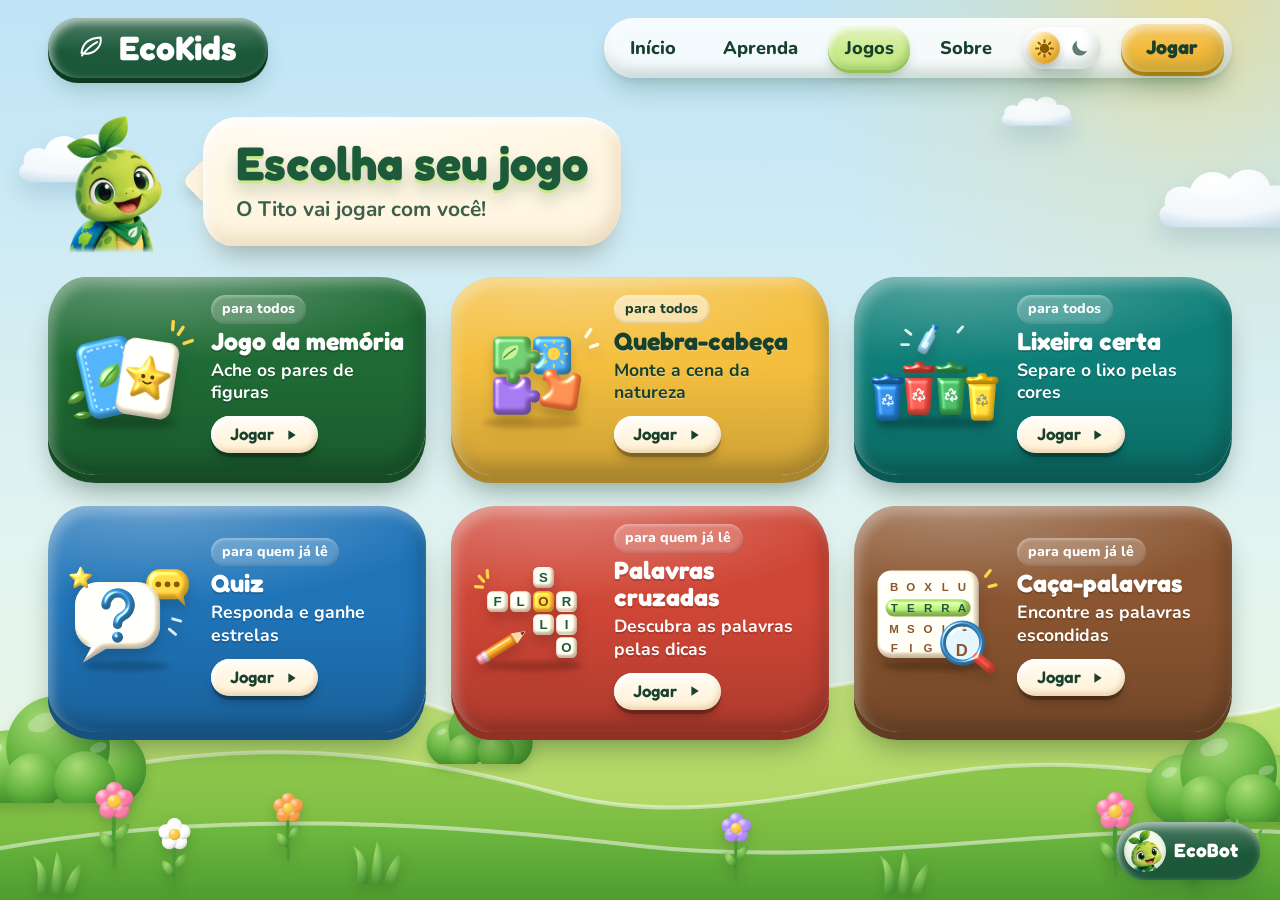
<file: jogos.html>
<!DOCTYPE html>
<html lang="pt-BR">
<head>
  <meta charset="UTF-8">
  <meta name="viewport" content="width=device-width, initial-scale=1">
  <title>EcoKids - Jogos</title>
  <meta name="description" content="EcoKids: jogos e dicas rápidas com o Tito para crianças de 6 a 11 anos aprenderem a cuidar do planeta.">
  <meta name="theme-color" content="#1d5a3b">
  <link rel="icon" href="favicon.svg" type="image/svg+xml">
  <link rel="icon" href="favicon-32.png" type="image/png" sizes="32x32">
  <link rel="apple-touch-icon" href="apple-touch-icon.png">
  <link rel="preconnect" href="https://fonts.googleapis.com">
  <link rel="preconnect" href="https://fonts.gstatic.com" crossorigin>
  <link rel="stylesheet" href="https://fonts.googleapis.com/css2?family=Fredoka:wght@500;600;700&family=Nunito:wght@400;600;700;800&display=swap">
  <link rel="stylesheet" href="css/style.css?v=29">
  <script>document.documentElement.classList.add("js");try{var t=localStorage.getItem("ecokids-tema");if(t==="escuro"||(!t&&matchMedia("(prefers-color-scheme: dark)").matches))document.documentElement.dataset.tema="escuro"}catch(e){}</script>
</head>
<body>
  <main class="page games-page com-cenario" data-ecobot>
    <!-- Cabeçalho: logo e menu (igual em todas as páginas) -->
    <header class="site-header">
      <a class="logo-pill" href="index.html"><svg class="icon" viewBox="0 0 64 64" fill="none" stroke="currentColor" stroke-width="4" stroke-linecap="round" stroke-linejoin="round" aria-hidden="true"><path d="M51 11C31 12 15 21 13 42c11 3 23 0 31-8 8-8 8-17 7-23Z"/><path d="M14 47c8-12 17-20 30-27"/></svg><span>EcoKids</span></a>
      <button class="menu-toggle" type="button" aria-expanded="false" aria-controls="menu-principal"><span class="menu-bars" aria-hidden="true"><span></span><span></span><span></span></span><span class="menu-label">Menu</span></button>
      <nav class="nav-links" id="menu-principal" aria-label="Navegação principal">
        <a href="index.html">Início</a>
        <a href="aprenda.html">Aprenda</a>
        <a href="jogos.html" class="active" aria-current="page">Jogos</a>
        <a href="sobre.html">Sobre</a>
        <button class="theme-toggle" type="button" aria-pressed="false" aria-label="Mudar para o tema escuro"><svg class="sol" viewBox="0 0 24 24" fill="none" stroke="currentColor" stroke-width="2.4" stroke-linecap="round" aria-hidden="true"><circle cx="12" cy="12" r="4.2" fill="currentColor"/><path d="M12 2.5v2.4M12 19.1v2.4M2.5 12h2.4M19.1 12h2.4M5.3 5.3 7 7M17 17l1.7 1.7M5.3 18.7 7 17M17 7l1.7-1.7"/></svg><svg class="lua" viewBox="0 0 24 24" aria-hidden="true"><path fill="currentColor" d="M20.5 14.6A8.6 8.6 0 0 1 9.4 3.5a8.6 8.6 0 1 0 11.1 11.1Z"/></svg></button>
        <a class="clay-button yellow" href="jogos.html">Jogar</a>
      </nav>
    </header>
    <!-- Desenhos do cenário (flor, arbusto, tufo de grama e nuvem), reaproveitados várias vezes com <use> -->
    <svg class="cena-defs" width="0" height="0" aria-hidden="true" focusable="false">
      <defs>
        <radialGradient id="g-folha" cx="35%" cy="25%" r="85%"><stop offset="0" class="c-folha-luz"/><stop offset="1" class="c-folha-sombra"/></radialGradient>
        <radialGradient id="g-arbusto" cx="38%" cy="22%" r="80%"><stop offset="0" class="c-arbusto-luz"/><stop offset=".6" class="c-arbusto-meio"/><stop offset="1" class="c-arbusto-sombra"/></radialGradient>
        <radialGradient id="g-volume" cx="32%" cy="26%" r="80%"><stop offset="0" stop-color="#fff" stop-opacity=".7"/><stop offset=".45" stop-color="#fff" stop-opacity="0"/><stop offset="1" stop-color="#000" stop-opacity=".18"/></radialGradient>
        <radialGradient id="g-nuvem" cx="40%" cy="22%" r="85%"><stop offset="0" class="c-nuvem-luz"/><stop offset=".7" class="c-nuvem-meio"/><stop offset="1" class="c-nuvem-sombra"/></radialGradient>
        <linearGradient id="g-colina-1" x1="0" y1="0" x2="0" y2="1"><stop offset="0" class="c-colina1-topo"/><stop offset="1" class="c-colina1-base"/></linearGradient>
        <linearGradient id="g-colina-2" x1="0" y1="0" x2="0" y2="1"><stop offset="0" class="c-colina2-topo"/><stop offset="1" class="c-colina2-base"/></linearGradient>
        <linearGradient id="g-colina-3" x1="0" y1="0" x2="0" y2="1"><stop offset="0" class="c-colina3-topo"/><stop offset="1" class="c-colina3-base"/></linearGradient>
        <!-- flor: a cor das pétalas vem do CSS (color) -->
        <symbol id="flor" viewBox="0 0 60 112">
          <path d="M30 112C31 92 28 70 30 44" fill="none" stroke="#4c9a33" stroke-width="5" stroke-linecap="round"/>
          <path d="M30 92C17 89 10 78 12 68c11 1 18 10 18 24Z" fill="url(#g-folha)"/>
          <path d="M30 80c12-3 19-12 18-22-11 1-18 9-18 22Z" fill="url(#g-folha)"/>
          <g fill="currentColor"><circle cx="30" cy="17" r="11"/><circle cx="42.4" cy="26" r="11"/><circle cx="37.6" cy="40.5" r="11"/><circle cx="22.4" cy="40.5" r="11"/><circle cx="17.6" cy="26" r="11"/></g>
          <g fill="url(#g-volume)"><circle cx="30" cy="17" r="11"/><circle cx="42.4" cy="26" r="11"/><circle cx="37.6" cy="40.5" r="11"/><circle cx="22.4" cy="40.5" r="11"/><circle cx="17.6" cy="26" r="11"/></g>
          <circle cx="30" cy="30" r="8.5" fill="#ffc93c"/><circle cx="30" cy="30" r="8.5" fill="url(#g-volume)"/>
        </symbol>
        <symbol id="arbusto" viewBox="0 0 200 120">
          <g fill="url(#g-arbusto)"><circle cx="48" cy="84" r="40"/><circle cx="152" cy="84" r="40"/><circle cx="100" cy="62" r="54"/><circle cx="74" cy="98" r="30"/><circle cx="128" cy="98" r="32"/></g>
          <g fill="#fff" opacity=".28"><ellipse cx="84" cy="36" rx="16" ry="9" transform="rotate(-20 84 36)"/><ellipse cx="34" cy="64" rx="9" ry="5" transform="rotate(-25 34 64)"/><ellipse cx="142" cy="62" rx="9" ry="5" transform="rotate(-20 142 62)"/></g>
        </symbol>
        <symbol id="tufo" viewBox="0 0 60 42">
          <g fill="url(#g-folha)"><path d="M10 42C12 27 13 16 6 4c14 9 17 23 15 38Z"/><path d="M24 42c1-19 4-30 6-42 7 13 8 28 5 42Z"/><path d="M37 42c2-13 8-24 18-32-2 14-6 24-8 32Z"/></g>
        </symbol>
        <symbol id="nuvem" viewBox="0 0 200 92">
          <path d="M30 88C9 88 3 68 17 59c-4-19 16-30 33-22 6-21 35-29 51-12 12-19 47-17 53 9 21-4 40 11 34 29 13 8 7 25-10 25Z" fill="url(#g-nuvem)"/>
          <path d="M56 40c4-12 19-19 33-12" fill="none" stroke="#fff" stroke-width="5" stroke-linecap="round" opacity=".7"/>
        </symbol>
      </defs>
    </svg>
    <!-- Cenário (só decoração): céu com nuvens, colinas e plantas, atrás do conteúdo -->
    <div class="cena cena-pagina" aria-hidden="true">
      <svg class="nuvem n1"><use href="#nuvem"/></svg>
      <svg class="nuvem n2"><use href="#nuvem"/></svg>
      <svg class="nuvem n3"><use href="#nuvem"/></svg>
      <svg class="nuvem n4"><use href="#nuvem"/></svg>
      <svg class="colinas" viewBox="0 0 1440 300" preserveAspectRatio="none">
        <path d="M0 150C180 70 360 80 520 130c180 55 340-40 520-35 180 5 290 55 400 25v180H0Z" fill="url(#g-colina-1)"/>
        <path d="M0 150C180 70 360 80 520 130c180 55 340-40 520-35 180 5 290 55 400 25" class="colina-brilho" vector-effect="non-scaling-stroke"/>
        <path d="M0 205c220-60 420-50 620-5 200 45 380-30 580-25 120 3 190 20 240 15v105H0Z" fill="url(#g-colina-2)"/>
        <path d="M0 205c220-60 420-50 620-5 200 45 380-30 580-25 120 3 190 20 240 15" class="colina-brilho" vector-effect="non-scaling-stroke"/>
        <path d="M0 252c240-35 480-25 720-2 240 22 480-23 720-13v63H0Z" fill="url(#g-colina-3)"/>
        <path d="M0 252c240-35 480-25 720-2 240 22 480-23 720-13" class="colina-brilho" vector-effect="non-scaling-stroke"/>
      </svg>
      <svg class="planta arbusto a1"><use href="#arbusto"/></svg>
      <svg class="planta arbusto a2"><use href="#arbusto"/></svg>
      <svg class="planta arbusto a3"><use href="#arbusto"/></svg>
      <svg class="planta flor f1"><use href="#flor"/></svg>
      <svg class="planta flor f2"><use href="#flor"/></svg>
      <svg class="planta flor f3"><use href="#flor"/></svg>
      <svg class="planta flor f4"><use href="#flor"/></svg>
      <svg class="planta flor f5"><use href="#flor"/></svg>
      <svg class="planta flor f6"><use href="#flor"/></svg>
      <svg class="planta tufo t1"><use href="#tufo"/></svg>
      <svg class="planta tufo t2"><use href="#tufo"/></svg>
      <svg class="planta tufo t3"><use href="#tufo"/></svg>
      <svg class="planta tufo t4"><use href="#tufo"/></svg>
    </div>
    <div class="content-shell jogos-palco">
        <!-- O Tito dá as boas-vindas -->
        <div class="section-intro boas-vindas">
          <div class="mascot mascot-happy rosto-feliz" role="img" aria-label="Tito, a tartaruga do EcoKids" data-reacao="rindo"></div>
          <div class="balao-tito">
            <h1>Escolha seu jogo</h1>
            <p>O Tito vai jogar com você!</p>
          </div>
        </div>
        <!-- Cada jogo tem a sua cor (veja --game-... no CSS, parte 2) e o seu desenho (imagens/jogos/) -->
        <div class="games-grid">
          <a class="game-card green" href="memoria.html">
            <img class="game-arte" src="imagens/jogos/memoria.svg" alt="" width="240" height="200">
            <strong>Jogo da memória</strong>
            <span class="game-desc">Ache os pares de figuras</span>
            <small>para todos</small>
            <span class="game-play" aria-hidden="true">Jogar <svg viewBox="0 0 24 24" fill="currentColor"><path d="M8 5v14l11-7z"/></svg></span>
          </a>
          <a class="game-card yellow" href="quebra-cabeca.html">
            <img class="game-arte" src="imagens/jogos/quebra-cabeca.svg" alt="" width="240" height="200">
            <strong>Quebra-cabeça</strong>
            <span class="game-desc">Monte a cena da natureza</span>
            <small>para todos</small>
            <span class="game-play" aria-hidden="true">Jogar <svg viewBox="0 0 24 24" fill="currentColor"><path d="M8 5v14l11-7z"/></svg></span>
          </a>
          <a class="game-card teal" href="lixeira.html">
            <img class="game-arte" src="imagens/jogos/lixeira.svg" alt="" width="240" height="200">
            <strong>Lixeira certa</strong>
            <span class="game-desc">Separe o lixo pelas cores</span>
            <small>para todos</small>
            <span class="game-play" aria-hidden="true">Jogar <svg viewBox="0 0 24 24" fill="currentColor"><path d="M8 5v14l11-7z"/></svg></span>
          </a>
          <a class="game-card blue" href="quiz.html">
            <img class="game-arte" src="imagens/jogos/quiz.svg" alt="" width="240" height="200">
            <strong>Quiz</strong>
            <span class="game-desc">Responda e ganhe estrelas</span>
            <small>para quem já lê</small>
            <span class="game-play" aria-hidden="true">Jogar <svg viewBox="0 0 24 24" fill="currentColor"><path d="M8 5v14l11-7z"/></svg></span>
          </a>
          <a class="game-card coral" href="palavras-cruzadas.html">
            <img class="game-arte" src="imagens/jogos/palavras-cruzadas.svg" alt="" width="240" height="200">
            <strong>Palavras cruzadas</strong>
            <span class="game-desc">Descubra as palavras pelas dicas</span>
            <small>para quem já lê</small>
            <span class="game-play" aria-hidden="true">Jogar <svg viewBox="0 0 24 24" fill="currentColor"><path d="M8 5v14l11-7z"/></svg></span>
          </a>
          <a class="game-card brown" href="caca-palavras.html">
            <img class="game-arte" src="imagens/jogos/caca-palavras.svg" alt="" width="240" height="200">
            <strong>Caça-palavras</strong>
            <span class="game-desc">Encontre as palavras escondidas</span>
            <small>para quem já lê</small>
            <span class="game-play" aria-hidden="true">Jogar <svg viewBox="0 0 24 24" fill="currentColor"><path d="M8 5v14l11-7z"/></svg></span>
          </a>
        </div>
    </div>
  </main>
  <script src="js/script.js?v=27"></script>
  <script src="js/tito.js?v=21"></script>
</body>
</html>
</file>
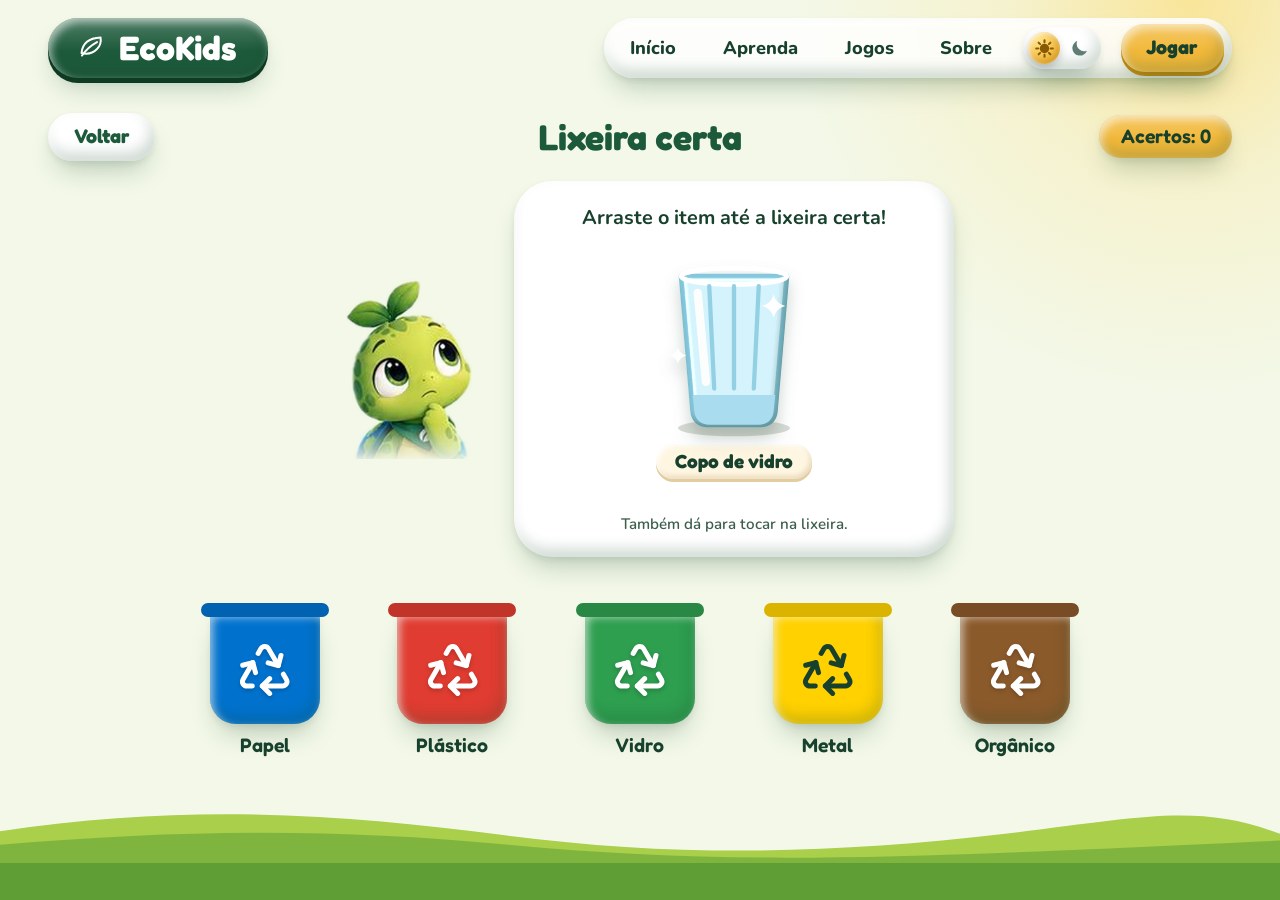
<file: lixeira.html>
<!DOCTYPE html>
<html lang="pt-BR">
<head>
  <meta charset="UTF-8">
  <meta name="viewport" content="width=device-width, initial-scale=1">
  <title>EcoKids - Lixeira certa</title>
  <meta name="description" content="EcoKids: jogos e dicas rápidas com o Tito para crianças de 6 a 11 anos aprenderem a cuidar do planeta.">
  <meta name="theme-color" content="#1d5a3b">
  <link rel="icon" href="favicon.svg" type="image/svg+xml">
  <link rel="icon" href="favicon-32.png" type="image/png" sizes="32x32">
  <link rel="apple-touch-icon" href="apple-touch-icon.png">
  <link rel="preconnect" href="https://fonts.googleapis.com">
  <link rel="preconnect" href="https://fonts.gstatic.com" crossorigin>
  <link rel="stylesheet" href="https://fonts.googleapis.com/css2?family=Fredoka:wght@500;600;700&family=Nunito:wght@400;600;700;800&display=swap">
  <link rel="stylesheet" href="css/style.css?v=29">
  <script>document.documentElement.classList.add("js");try{var t=localStorage.getItem("ecokids-tema");if(t==="escuro"||(!t&&matchMedia("(prefers-color-scheme: dark)").matches))document.documentElement.dataset.tema="escuro"}catch(e){}</script>
</head>
<body>
  <main class="page game-page trash-page">
    <!-- Cabeçalho: logo e menu (igual em todas as páginas) -->
    <header class="site-header">
      <a class="logo-pill" href="index.html"><svg class="icon" viewBox="0 0 64 64" fill="none" stroke="currentColor" stroke-width="4" stroke-linecap="round" stroke-linejoin="round" aria-hidden="true"><path d="M51 11C31 12 15 21 13 42c11 3 23 0 31-8 8-8 8-17 7-23Z"/><path d="M14 47c8-12 17-20 30-27"/></svg><span>EcoKids</span></a>
      <button class="menu-toggle" type="button" aria-expanded="false" aria-controls="menu-principal"><span class="menu-bars" aria-hidden="true"><span></span><span></span><span></span></span><span class="menu-label">Menu</span></button>
      <nav class="nav-links" id="menu-principal" aria-label="Navegação principal">
        <a href="index.html">Início</a>
        <a href="aprenda.html">Aprenda</a>
        <a href="jogos.html">Jogos</a>
        <a href="sobre.html">Sobre</a>
        <button class="theme-toggle" type="button" aria-pressed="false" aria-label="Mudar para o tema escuro"><svg class="sol" viewBox="0 0 24 24" fill="none" stroke="currentColor" stroke-width="2.4" stroke-linecap="round" aria-hidden="true"><circle cx="12" cy="12" r="4.2" fill="currentColor"/><path d="M12 2.5v2.4M12 19.1v2.4M2.5 12h2.4M19.1 12h2.4M5.3 5.3 7 7M17 17l1.7 1.7M5.3 18.7 7 17M17 7l1.7-1.7"/></svg><svg class="lua" viewBox="0 0 24 24" aria-hidden="true"><path fill="currentColor" d="M20.5 14.6A8.6 8.6 0 0 1 9.4 3.5a8.6 8.6 0 1 0 11.1 11.1Z"/></svg></button>
        <a class="clay-button yellow" href="jogos.html">Jogar</a>
      </nav>
    </header>
    <!-- Filtro de "massinha" usado nas ilustrações das itens da lixeira (brilho por cima e sombra por dentro) -->
    <svg class="cena-defs" width="0" height="0" aria-hidden="true" focusable="false">
      <filter id="ek-massa" x="-20%" y="-20%" width="140%" height="140%" color-interpolation-filters="sRGB">
        <feGaussianBlur in="SourceAlpha" stdDeviation="1.8" result="b"/>
        <feSpecularLighting in="b" surfaceScale="3" specularConstant=".75" specularExponent="26" lighting-color="#fff" result="s"><feDistantLight azimuth="225" elevation="48"/></feSpecularLighting>
        <feComposite in="s" in2="SourceAlpha" operator="in" result="brilho"/>
        <feOffset in="SourceAlpha" dx="-2" dy="-3"/><feGaussianBlur stdDeviation="2" result="o"/>
        <feComposite in="SourceAlpha" in2="o" operator="arithmetic" k2="1" k3="-1" result="borda"/>
        <feFlood flood-color="#0b2200" flood-opacity=".3"/><feComposite in2="borda" operator="in" result="sombra"/>
        <feMerge result="m"><feMergeNode in="SourceGraphic"/><feMergeNode in="sombra"/></feMerge>
        <feComposite in="m" in2="brilho" operator="arithmetic" k2="1" k3="1"/>
      </filter>
    </svg>
    <div class="game-content">
        <!-- Barra de cima do jogo: voltar, título e pontos -->
        <div class="game-bar">
          <a class="clay-button light" href="jogos.html">Voltar</a>
          <h1>Lixeira certa</h1>
          <span class="score-pill clay" id="placar" aria-live="polite">Acertos: 0</span>
        </div>
        <div class="trash-prompt-row">
          <div class="mascot mascot-thinking rosto-curioso" role="img" aria-label="Tito, a tartaruga do EcoKids"></div>
          <section class="trash-prompt clay">
            <span>Arraste o item até a lixeira certa!</span>
            <!-- O desenho do item (SVG de massinha) é colocado pelo JavaScript (lista "itens" no js/script.js, bloco 5) -->
            <div id="item-imagem" class="item-imagem item-arrastavel" role="img" aria-label="Item para jogar fora"></div>
            <strong class="item-nome" id="item-nome"></strong>
            <small id="item-dica" aria-live="polite"></small>
            <p class="trash-tip">Também dá para tocar na lixeira.</p>
          </section>
        </div>
        <div class="big-bins" id="lixeiras">
          <button class="big-bin-option" data-lixeira="Papel">
            <span class="bin-lid blue"></span>
            <span class="big-bin clay blue"><svg class="bin-symbol" viewBox="0 0 24 24" fill="none" stroke="#fff" stroke-width="2" stroke-linecap="round" stroke-linejoin="round" aria-hidden="true"><path d="M7 19H4.815a1.83 1.83 0 0 1-1.57-.881 1.785 1.785 0 0 1-.004-1.784L7.196 9.5"/><path d="M11 19h8.203a1.83 1.83 0 0 0 1.556-.89 1.784 1.784 0 0 0 0-1.775l-1.226-2.12"/><path d="m14 16-3 3 3 3"/><path d="M8.293 13.596 7.196 9.5 3.1 10.598"/><path d="m9.344 5.811 1.093-1.892A1.83 1.83 0 0 1 11.985 3a1.784 1.784 0 0 1 1.546.888l3.943 6.843"/><path d="m13.378 9.633 4.096 1.098 1.097-4.096"/></svg></span>
            <strong>Papel</strong>
          </button>
          <button class="big-bin-option" data-lixeira="Plástico">
            <span class="bin-lid red"></span>
            <span class="big-bin clay red"><svg class="bin-symbol" viewBox="0 0 24 24" fill="none" stroke="#fff" stroke-width="2" stroke-linecap="round" stroke-linejoin="round" aria-hidden="true"><path d="M7 19H4.815a1.83 1.83 0 0 1-1.57-.881 1.785 1.785 0 0 1-.004-1.784L7.196 9.5"/><path d="M11 19h8.203a1.83 1.83 0 0 0 1.556-.89 1.784 1.784 0 0 0 0-1.775l-1.226-2.12"/><path d="m14 16-3 3 3 3"/><path d="M8.293 13.596 7.196 9.5 3.1 10.598"/><path d="m9.344 5.811 1.093-1.892A1.83 1.83 0 0 1 11.985 3a1.784 1.784 0 0 1 1.546.888l3.943 6.843"/><path d="m13.378 9.633 4.096 1.098 1.097-4.096"/></svg></span>
            <strong>Plástico</strong>
          </button>
          <button class="big-bin-option" data-lixeira="Vidro">
            <span class="bin-lid green"></span>
            <span class="big-bin clay green"><svg class="bin-symbol" viewBox="0 0 24 24" fill="none" stroke="#fff" stroke-width="2" stroke-linecap="round" stroke-linejoin="round" aria-hidden="true"><path d="M7 19H4.815a1.83 1.83 0 0 1-1.57-.881 1.785 1.785 0 0 1-.004-1.784L7.196 9.5"/><path d="M11 19h8.203a1.83 1.83 0 0 0 1.556-.89 1.784 1.784 0 0 0 0-1.775l-1.226-2.12"/><path d="m14 16-3 3 3 3"/><path d="M8.293 13.596 7.196 9.5 3.1 10.598"/><path d="m9.344 5.811 1.093-1.892A1.83 1.83 0 0 1 11.985 3a1.784 1.784 0 0 1 1.546.888l3.943 6.843"/><path d="m13.378 9.633 4.096 1.098 1.097-4.096"/></svg></span>
            <strong>Vidro</strong>
          </button>
          <button class="big-bin-option" data-lixeira="Metal">
            <span class="bin-lid yellow"></span>
            <span class="big-bin clay yellow"><svg class="bin-symbol" viewBox="0 0 24 24" fill="none" stroke="#fff" stroke-width="2" stroke-linecap="round" stroke-linejoin="round" aria-hidden="true"><path d="M7 19H4.815a1.83 1.83 0 0 1-1.57-.881 1.785 1.785 0 0 1-.004-1.784L7.196 9.5"/><path d="M11 19h8.203a1.83 1.83 0 0 0 1.556-.89 1.784 1.784 0 0 0 0-1.775l-1.226-2.12"/><path d="m14 16-3 3 3 3"/><path d="M8.293 13.596 7.196 9.5 3.1 10.598"/><path d="m9.344 5.811 1.093-1.892A1.83 1.83 0 0 1 11.985 3a1.784 1.784 0 0 1 1.546.888l3.943 6.843"/><path d="m13.378 9.633 4.096 1.098 1.097-4.096"/></svg></span>
            <strong>Metal</strong>
          </button>
          <button class="big-bin-option" data-lixeira="Orgânico">
            <span class="bin-lid brown"></span>
            <span class="big-bin clay brown"><svg class="bin-symbol" viewBox="0 0 24 24" fill="none" stroke="#fff" stroke-width="2" stroke-linecap="round" stroke-linejoin="round" aria-hidden="true"><path d="M7 19H4.815a1.83 1.83 0 0 1-1.57-.881 1.785 1.785 0 0 1-.004-1.784L7.196 9.5"/><path d="M11 19h8.203a1.83 1.83 0 0 0 1.556-.89 1.784 1.784 0 0 0 0-1.775l-1.226-2.12"/><path d="m14 16-3 3 3 3"/><path d="M8.293 13.596 7.196 9.5 3.1 10.598"/><path d="m9.344 5.811 1.093-1.892A1.83 1.83 0 0 1 11.985 3a1.784 1.784 0 0 1 1.546.888l3.943 6.843"/><path d="m13.378 9.633 4.096 1.098 1.097-4.096"/></svg></span>
            <strong>Orgânico</strong>
          </button>
        </div>
    </div>
    <!-- Colinas verdes decorativas do rodapé -->
    <div class="hills" aria-hidden="true">
      <svg viewBox="0 0 1440 116" preserveAspectRatio="none">
        <path class="hill-back" d="M0 64C218 16 394 38 566 70c192 36 363 32 565-2 153-26 215-51 309 0v48H0Z"/>
        <path class="hill-front" d="M0 86c208-25 375-27 572 0 263 36 461 20 868-7v37H0Z"/>
      </svg>
      <div></div>
    </div>
  </main>
  <script src="js/script.js?v=27"></script>
  <script src="js/tito.js?v=21"></script>
</body>
</html>
</file>
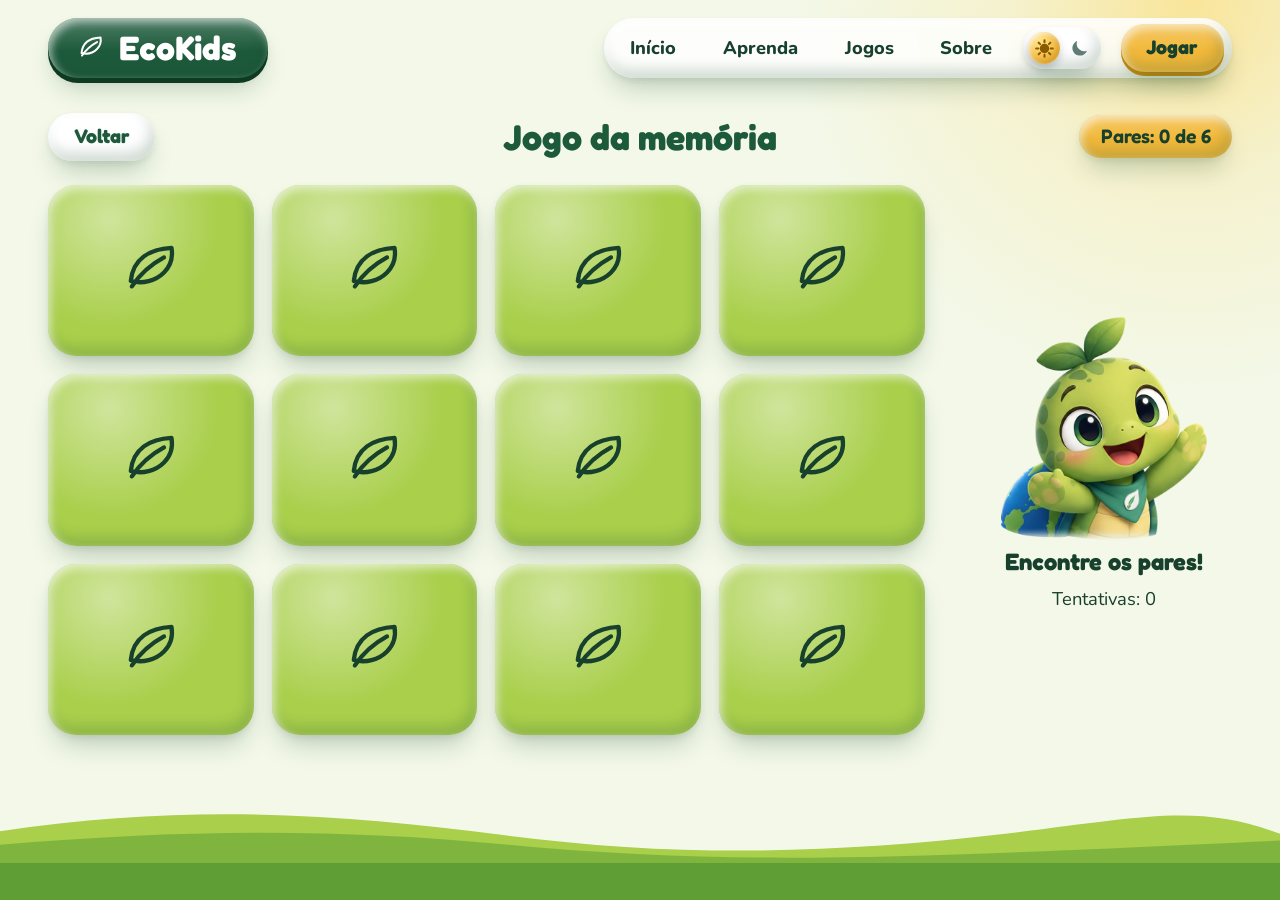
<file: memoria.html>
<!DOCTYPE html>
<html lang="pt-BR">
<head>
  <meta charset="UTF-8">
  <meta name="viewport" content="width=device-width, initial-scale=1">
  <title>EcoKids - Jogo da memória</title>
  <meta name="description" content="EcoKids: jogos e dicas rápidas com o Tito para crianças de 6 a 11 anos aprenderem a cuidar do planeta.">
  <meta name="theme-color" content="#1d5a3b">
  <link rel="icon" href="favicon.svg" type="image/svg+xml">
  <link rel="icon" href="favicon-32.png" type="image/png" sizes="32x32">
  <link rel="apple-touch-icon" href="apple-touch-icon.png">
  <link rel="preconnect" href="https://fonts.googleapis.com">
  <link rel="preconnect" href="https://fonts.gstatic.com" crossorigin>
  <link rel="stylesheet" href="https://fonts.googleapis.com/css2?family=Fredoka:wght@500;600;700&family=Nunito:wght@400;600;700;800&display=swap">
  <link rel="stylesheet" href="css/style.css?v=29">
  <script>document.documentElement.classList.add("js");try{var t=localStorage.getItem("ecokids-tema");if(t==="escuro"||(!t&&matchMedia("(prefers-color-scheme: dark)").matches))document.documentElement.dataset.tema="escuro"}catch(e){}</script>
</head>
<body>
  <main class="page game-page memory-page">
    <!-- Cabeçalho: logo e menu (igual em todas as páginas) -->
    <header class="site-header">
      <a class="logo-pill" href="index.html"><svg class="icon" viewBox="0 0 64 64" fill="none" stroke="currentColor" stroke-width="4" stroke-linecap="round" stroke-linejoin="round" aria-hidden="true"><path d="M51 11C31 12 15 21 13 42c11 3 23 0 31-8 8-8 8-17 7-23Z"/><path d="M14 47c8-12 17-20 30-27"/></svg><span>EcoKids</span></a>
      <button class="menu-toggle" type="button" aria-expanded="false" aria-controls="menu-principal"><span class="menu-bars" aria-hidden="true"><span></span><span></span><span></span></span><span class="menu-label">Menu</span></button>
      <nav class="nav-links" id="menu-principal" aria-label="Navegação principal">
        <a href="index.html">Início</a>
        <a href="aprenda.html">Aprenda</a>
        <a href="jogos.html">Jogos</a>
        <a href="sobre.html">Sobre</a>
        <button class="theme-toggle" type="button" aria-pressed="false" aria-label="Mudar para o tema escuro"><svg class="sol" viewBox="0 0 24 24" fill="none" stroke="currentColor" stroke-width="2.4" stroke-linecap="round" aria-hidden="true"><circle cx="12" cy="12" r="4.2" fill="currentColor"/><path d="M12 2.5v2.4M12 19.1v2.4M2.5 12h2.4M19.1 12h2.4M5.3 5.3 7 7M17 17l1.7 1.7M5.3 18.7 7 17M17 7l1.7-1.7"/></svg><svg class="lua" viewBox="0 0 24 24" aria-hidden="true"><path fill="currentColor" d="M20.5 14.6A8.6 8.6 0 0 1 9.4 3.5a8.6 8.6 0 1 0 11.1 11.1Z"/></svg></button>
        <a class="clay-button yellow" href="jogos.html">Jogar</a>
      </nav>
    </header>
    <div class="game-content">
        <!-- Barra de cima do jogo: voltar, título e pontos -->
        <div class="game-bar">
          <a class="clay-button light" href="jogos.html">Voltar</a>
          <h1>Jogo da memória</h1>
          <span class="score-pill clay" id="placar" aria-live="polite">Pares: 0 de 6</span>
        </div>
        <div class="memory-layout">
          <!-- As 12 cartas são criadas pelo JavaScript (js/script.js, bloco 3) -->
          <div class="memory-grid" id="memoria-grid"></div>
          <aside class="memory-side">
            <div class="mascot mascot-happy rosto-animado" role="img" aria-label="Tito, a tartaruga do EcoKids"></div>
            <strong>Encontre os pares!</strong>
            <span id="tentativas">Tentativas: 0</span>
          </aside>
        </div>
    </div>
    <!-- Colinas verdes decorativas do rodapé -->
    <div class="hills" aria-hidden="true">
      <svg viewBox="0 0 1440 116" preserveAspectRatio="none">
        <path class="hill-back" d="M0 64C218 16 394 38 566 70c192 36 363 32 565-2 153-26 215-51 309 0v48H0Z"/>
        <path class="hill-front" d="M0 86c208-25 375-27 572 0 263 36 461 20 868-7v37H0Z"/>
      </svg>
      <div></div>
    </div>
  </main>
  <script src="js/script.js?v=27"></script>
  <script src="js/tito.js?v=21"></script>
</body>
</html>
</file>
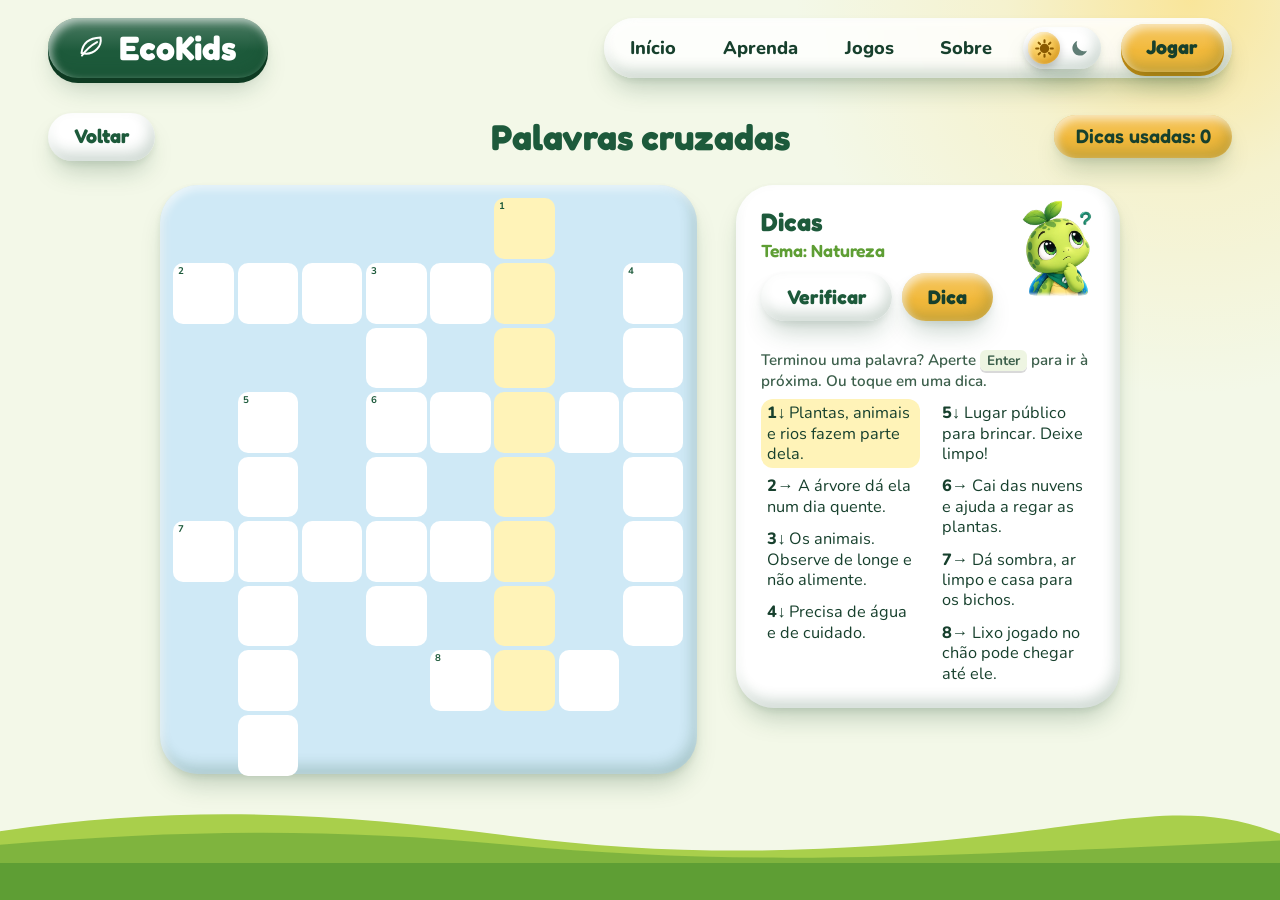
<file: palavras-cruzadas.html>
<!DOCTYPE html>
<html lang="pt-BR">
<head>
  <meta charset="UTF-8">
  <meta name="viewport" content="width=device-width, initial-scale=1">
  <title>EcoKids - Palavras cruzadas</title>
  <meta name="description" content="EcoKids: jogos e dicas rápidas com o Tito para crianças de 6 a 11 anos aprenderem a cuidar do planeta.">
  <meta name="theme-color" content="#1d5a3b">
  <link rel="icon" href="favicon.svg" type="image/svg+xml">
  <link rel="icon" href="favicon-32.png" type="image/png" sizes="32x32">
  <link rel="apple-touch-icon" href="apple-touch-icon.png">
  <link rel="preconnect" href="https://fonts.googleapis.com">
  <link rel="preconnect" href="https://fonts.gstatic.com" crossorigin>
  <link rel="stylesheet" href="https://fonts.googleapis.com/css2?family=Fredoka:wght@500;600;700&family=Nunito:wght@400;600;700;800&display=swap">
  <link rel="stylesheet" href="css/style.css?v=29">
  <script>document.documentElement.classList.add("js");try{var t=localStorage.getItem("ecokids-tema");if(t==="escuro"||(!t&&matchMedia("(prefers-color-scheme: dark)").matches))document.documentElement.dataset.tema="escuro"}catch(e){}</script>
</head>
<body>
  <main class="page game-page crossword-page">
    <!-- Cabeçalho: logo e menu (igual em todas as páginas) -->
    <header class="site-header">
      <a class="logo-pill" href="index.html"><svg class="icon" viewBox="0 0 64 64" fill="none" stroke="currentColor" stroke-width="4" stroke-linecap="round" stroke-linejoin="round" aria-hidden="true"><path d="M51 11C31 12 15 21 13 42c11 3 23 0 31-8 8-8 8-17 7-23Z"/><path d="M14 47c8-12 17-20 30-27"/></svg><span>EcoKids</span></a>
      <button class="menu-toggle" type="button" aria-expanded="false" aria-controls="menu-principal"><span class="menu-bars" aria-hidden="true"><span></span><span></span><span></span></span><span class="menu-label">Menu</span></button>
      <nav class="nav-links" id="menu-principal" aria-label="Navegação principal">
        <a href="index.html">Início</a>
        <a href="aprenda.html">Aprenda</a>
        <a href="jogos.html">Jogos</a>
        <a href="sobre.html">Sobre</a>
        <button class="theme-toggle" type="button" aria-pressed="false" aria-label="Mudar para o tema escuro"><svg class="sol" viewBox="0 0 24 24" fill="none" stroke="currentColor" stroke-width="2.4" stroke-linecap="round" aria-hidden="true"><circle cx="12" cy="12" r="4.2" fill="currentColor"/><path d="M12 2.5v2.4M12 19.1v2.4M2.5 12h2.4M19.1 12h2.4M5.3 5.3 7 7M17 17l1.7 1.7M5.3 18.7 7 17M17 7l1.7-1.7"/></svg><svg class="lua" viewBox="0 0 24 24" aria-hidden="true"><path fill="currentColor" d="M20.5 14.6A8.6 8.6 0 0 1 9.4 3.5a8.6 8.6 0 1 0 11.1 11.1Z"/></svg></button>
        <a class="clay-button yellow" href="jogos.html">Jogar</a>
      </nav>
    </header>
    <div class="game-content">
        <!-- Barra de cima do jogo: voltar, título e pontos -->
        <div class="game-bar">
          <a class="clay-button light" href="jogos.html">Voltar</a>
          <h1>Palavras cruzadas</h1>
          <span class="score-pill clay" id="placar" aria-live="polite">Dicas usadas: 0</span>
        </div>
        <div class="crossword-layout">
          <!-- Grade 8 x 9: criada pelo JavaScript a partir da lista "palavras" -->
          <div class="crossword-board clay" id="cruzadas"></div>
          <aside class="clues-card clay">
            <h2>Dicas</h2>
            <p class="cross-tema" id="cruz-tema"></p>
            <!-- As dicas são criadas pelo JavaScript (bloco 9) -->
            <div class="cross-actions">
              <button class="clay-button light" id="cruz-verificar" type="button">Verificar</button>
              <button class="clay-button yellow" id="cruz-dica" type="button">Dica</button>
            </div>
            <p class="cross-feedback" id="cruz-feedback" aria-live="polite"></p>
            <p class="cross-tip">Terminou uma palavra? Aperte <kbd>Enter</kbd> para ir à próxima. Ou toque em uma dica.</p>
            <div class="clue-list" id="lista-dicas"></div>
            <div class="mascot mascot-thinking rosto-pensativo" role="img" aria-label="Tito, a tartaruga do EcoKids"></div>
          </aside>
        </div>
    </div>
    <!-- Colinas verdes decorativas do rodapé -->
    <div class="hills" aria-hidden="true">
      <svg viewBox="0 0 1440 116" preserveAspectRatio="none">
        <path class="hill-back" d="M0 64C218 16 394 38 566 70c192 36 363 32 565-2 153-26 215-51 309 0v48H0Z"/>
        <path class="hill-front" d="M0 86c208-25 375-27 572 0 263 36 461 20 868-7v37H0Z"/>
      </svg>
      <div></div>
    </div>
  </main>
  <script src="js/script.js?v=27"></script>
  <script src="js/tito.js?v=21"></script>
</body>
</html>
</file>
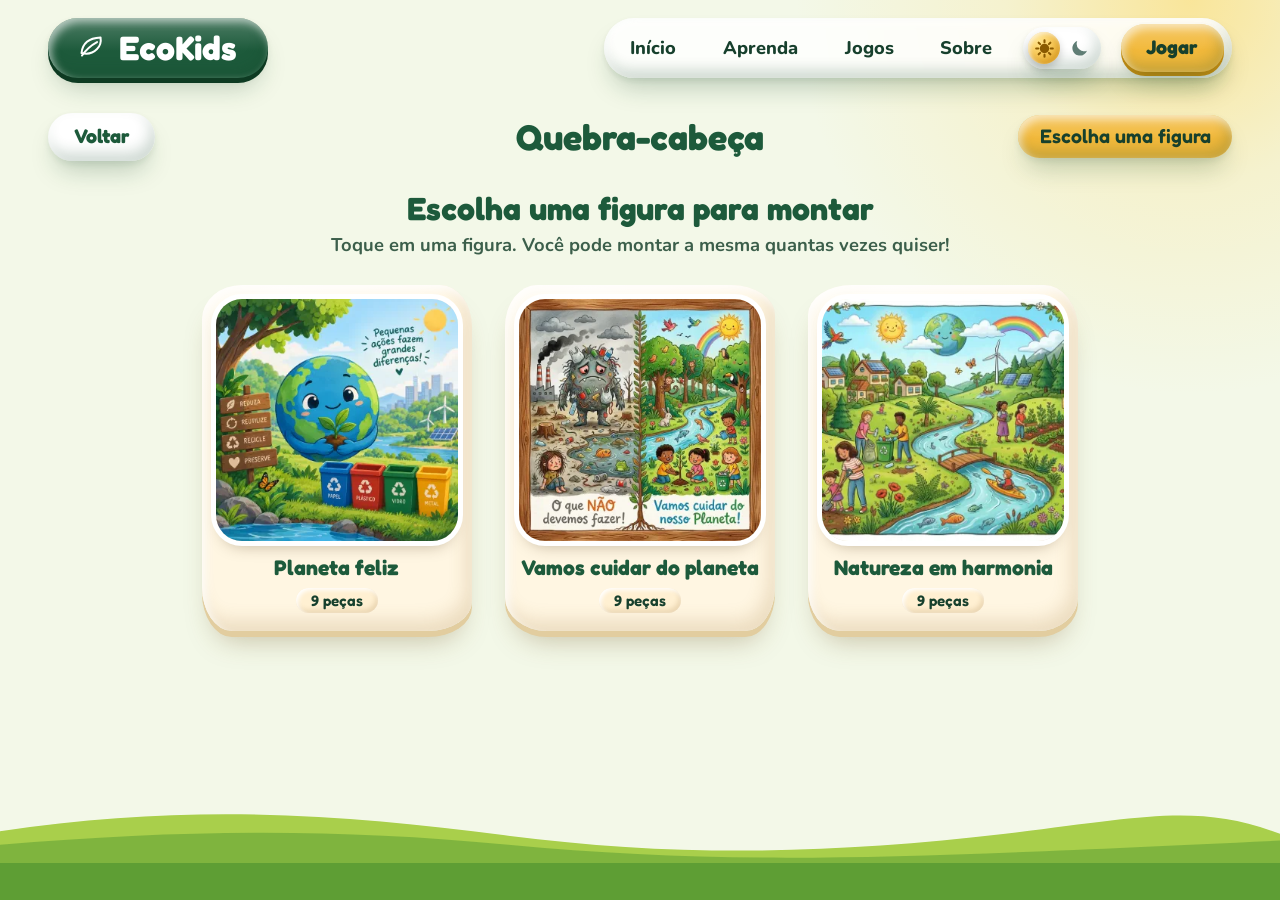
<file: quebra-cabeca.html>
<!DOCTYPE html>
<html lang="pt-BR">
<head>
  <meta charset="UTF-8">
  <meta name="viewport" content="width=device-width, initial-scale=1">
  <title>EcoKids - Quebra-cabeça</title>
  <meta name="description" content="EcoKids: jogos e dicas rápidas com o Tito para crianças de 6 a 11 anos aprenderem a cuidar do planeta.">
  <meta name="theme-color" content="#1d5a3b">
  <link rel="icon" href="favicon.svg" type="image/svg+xml">
  <link rel="icon" href="favicon-32.png" type="image/png" sizes="32x32">
  <link rel="apple-touch-icon" href="apple-touch-icon.png">
  <link rel="preconnect" href="https://fonts.googleapis.com">
  <link rel="preconnect" href="https://fonts.gstatic.com" crossorigin>
  <link rel="stylesheet" href="https://fonts.googleapis.com/css2?family=Fredoka:wght@500;600;700&family=Nunito:wght@400;600;700;800&display=swap">
  <link rel="stylesheet" href="css/style.css?v=29">
  <script>document.documentElement.classList.add("js");try{var t=localStorage.getItem("ecokids-tema");if(t==="escuro"||(!t&&matchMedia("(prefers-color-scheme: dark)").matches))document.documentElement.dataset.tema="escuro"}catch(e){}</script>
</head>
<body>
  <main class="page game-page puzzle-page">
    <!-- Cabeçalho: logo e menu (igual em todas as páginas) -->
    <header class="site-header">
      <a class="logo-pill" href="index.html"><svg class="icon" viewBox="0 0 64 64" fill="none" stroke="currentColor" stroke-width="4" stroke-linecap="round" stroke-linejoin="round" aria-hidden="true"><path d="M51 11C31 12 15 21 13 42c11 3 23 0 31-8 8-8 8-17 7-23Z"/><path d="M14 47c8-12 17-20 30-27"/></svg><span>EcoKids</span></a>
      <button class="menu-toggle" type="button" aria-expanded="false" aria-controls="menu-principal"><span class="menu-bars" aria-hidden="true"><span></span><span></span><span></span></span><span class="menu-label">Menu</span></button>
      <nav class="nav-links" id="menu-principal" aria-label="Navegação principal">
        <a href="index.html">Início</a>
        <a href="aprenda.html">Aprenda</a>
        <a href="jogos.html">Jogos</a>
        <a href="sobre.html">Sobre</a>
        <button class="theme-toggle" type="button" aria-pressed="false" aria-label="Mudar para o tema escuro"><svg class="sol" viewBox="0 0 24 24" fill="none" stroke="currentColor" stroke-width="2.4" stroke-linecap="round" aria-hidden="true"><circle cx="12" cy="12" r="4.2" fill="currentColor"/><path d="M12 2.5v2.4M12 19.1v2.4M2.5 12h2.4M19.1 12h2.4M5.3 5.3 7 7M17 17l1.7 1.7M5.3 18.7 7 17M17 7l1.7-1.7"/></svg><svg class="lua" viewBox="0 0 24 24" aria-hidden="true"><path fill="currentColor" d="M20.5 14.6A8.6 8.6 0 0 1 9.4 3.5a8.6 8.6 0 1 0 11.1 11.1Z"/></svg></button>
        <a class="clay-button yellow" href="jogos.html">Jogar</a>
      </nav>
    </header>
    <div class="game-content">
        <!-- Barra de cima do jogo: voltar, título e pontos -->
        <div class="game-bar">
          <a class="clay-button light" href="jogos.html">Voltar</a>
          <h1>Quebra-cabeça</h1>
          <span class="score-pill clay" id="placar" aria-live="polite">Peças certas: 0</span>
        </div>
        <!-- Tela de seleção: os cartões das figuras são criados pelo JavaScript (lista "figuras" no bloco 6 do script) -->
        <section class="puzzle-choose" id="escolha-figura" aria-labelledby="escolha-titulo">
          <h2 id="escolha-titulo">Escolha uma figura para montar</h2>
          <p>Toque em uma figura. Você pode montar a mesma quantas vezes quiser!</p>
          <div class="figure-grid" id="lista-figuras"></div>
        </section>
        <!-- O jogo: aparece depois que a criança escolhe a figura -->
        <div class="puzzle-layout" id="layout-quebra" hidden>
          <!-- As peças são criadas pelo JavaScript (bloco 6) -->
          <div class="puzzle-board clay" id="tabuleiro"></div>
          <aside class="puzzle-guide">
            <h2>Monte a figura</h2>
            <img id="modelo" src="imagens/quebra-cabeca-1-mini.webp" alt="Modelo da figura" width="900" height="900">
            <p><b>Arraste</b> uma peça até onde ela deve ficar. Ou toque em duas peças para trocar de lugar.</p>
            <button class="clay-button light trocar-figura" id="trocar-figura" type="button">Escolher outra figura</button>
          </aside>
        </div>
    </div>
    <!-- Colinas verdes decorativas do rodapé -->
    <div class="hills" aria-hidden="true">
      <svg viewBox="0 0 1440 116" preserveAspectRatio="none">
        <path class="hill-back" d="M0 64C218 16 394 38 566 70c192 36 363 32 565-2 153-26 215-51 309 0v48H0Z"/>
        <path class="hill-front" d="M0 86c208-25 375-27 572 0 263 36 461 20 868-7v37H0Z"/>
      </svg>
      <div></div>
    </div>
  </main>
  <script src="js/script.js?v=27"></script>
  <script src="js/tito.js?v=21"></script>
</body>
</html>
</file>
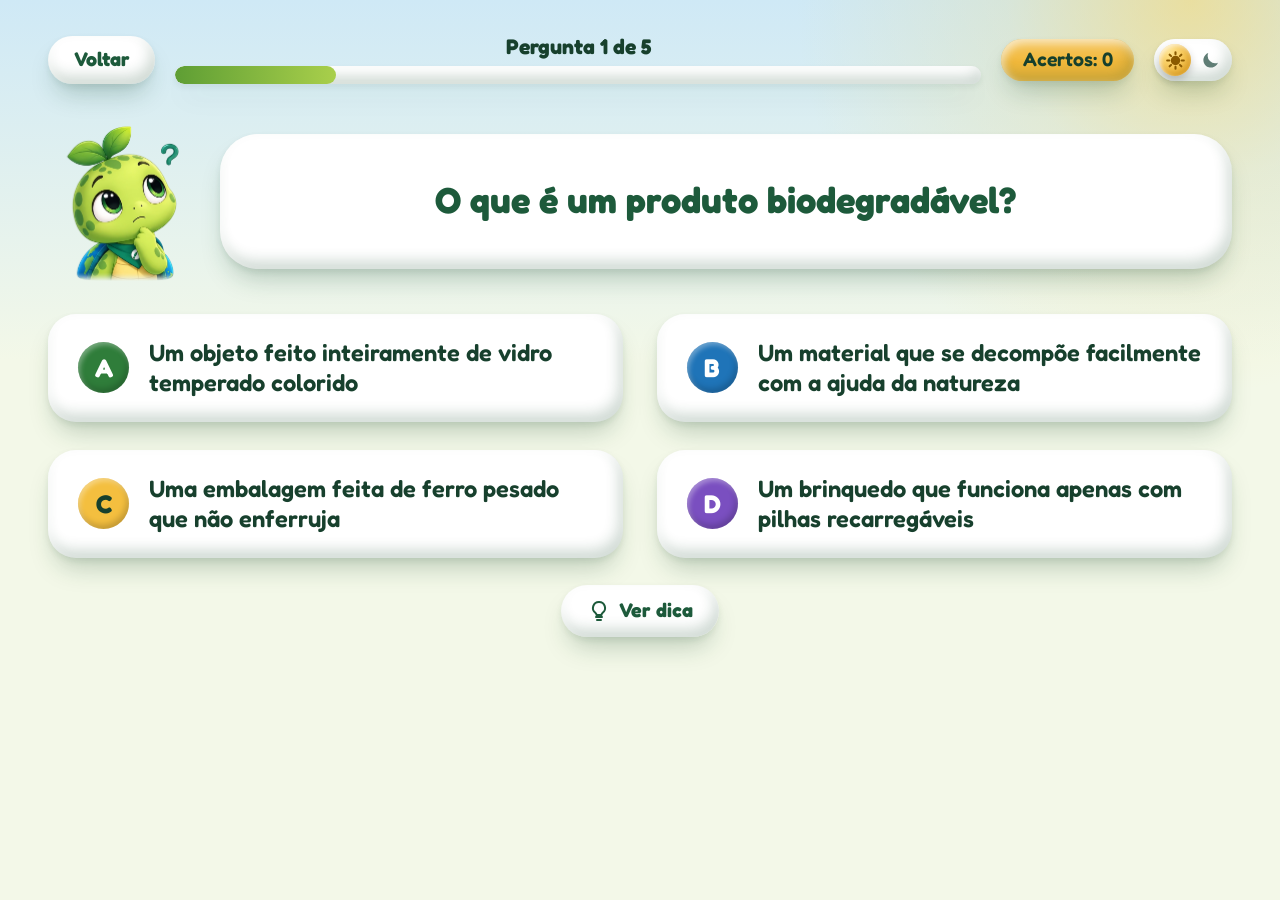
<file: quiz.html>
<!DOCTYPE html>
<html lang="pt-BR">
<head>
  <meta charset="UTF-8">
  <meta name="viewport" content="width=device-width, initial-scale=1">
  <title>EcoKids - Quiz</title>
  <meta name="description" content="EcoKids: jogos e dicas rápidas com o Tito para crianças de 6 a 11 anos aprenderem a cuidar do planeta.">
  <meta name="theme-color" content="#1d5a3b">
  <link rel="icon" href="favicon.svg" type="image/svg+xml">
  <link rel="icon" href="favicon-32.png" type="image/png" sizes="32x32">
  <link rel="apple-touch-icon" href="apple-touch-icon.png">
  <link rel="preconnect" href="https://fonts.googleapis.com">
  <link rel="preconnect" href="https://fonts.gstatic.com" crossorigin>
  <link rel="stylesheet" href="https://fonts.googleapis.com/css2?family=Fredoka:wght@500;600;700&family=Nunito:wght@400;600;700;800&display=swap">
  <link rel="stylesheet" href="css/style.css?v=29">
  <script>document.documentElement.classList.add("js");try{var t=localStorage.getItem("ecokids-tema");if(t==="escuro"||(!t&&matchMedia("(prefers-color-scheme: dark)").matches))document.documentElement.dataset.tema="escuro"}catch(e){}</script>
</head>
<body>
  <main class="page quiz-page">
    <div class="quiz-shell">
      <div class="quiz-topbar">
        <a class="clay-button light" href="jogos.html">Voltar</a>
        <div class="quiz-progress">
          <strong id="quiz-numero">Pergunta 1 de 5</strong>
          <div class="progress-track clay"><span id="quiz-barra"></span></div>
        </div>
        <span class="score-pill clay" id="placar" aria-live="polite">Acertos: 0</span>
        <button class="theme-toggle" type="button" aria-pressed="false" aria-label="Mudar para o tema escuro"><svg class="sol" viewBox="0 0 24 24" fill="none" stroke="currentColor" stroke-width="2.4" stroke-linecap="round" aria-hidden="true"><circle cx="12" cy="12" r="4.2" fill="currentColor"/><path d="M12 2.5v2.4M12 19.1v2.4M2.5 12h2.4M19.1 12h2.4M5.3 5.3 7 7M17 17l1.7 1.7M5.3 18.7 7 17M17 7l1.7-1.7"/></svg><svg class="lua" viewBox="0 0 24 24" aria-hidden="true"><path fill="currentColor" d="M20.5 14.6A8.6 8.6 0 0 1 9.4 3.5a8.6 8.6 0 1 0 11.1 11.1Z"/></svg></button>
      </div>
      <div class="quiz-question-row">
        <div class="mascot mascot-thinking rosto-pensativo" role="img" aria-label="Tito, a tartaruga do EcoKids"></div>
        <section class="quiz-question clay">
          <h1 id="quiz-pergunta">Pergunta</h1>
        </section>
      </div>
      <!-- Os 4 botões de resposta são criados pelo JavaScript (bloco 4) -->
      <div class="quiz-answers" id="quiz-respostas"></div>
      <!-- A dica só aparece quando a criança clica no botão (o texto vem do JavaScript) -->
      <div class="quiz-hint-area">
        <button class="clay-button light quiz-hint-button" id="quiz-dica-botao" type="button" aria-expanded="false" aria-controls="quiz-dica">
          <svg class="icon" viewBox="0 0 24 24" fill="none" stroke="currentColor" stroke-width="2" stroke-linecap="round" stroke-linejoin="round" aria-hidden="true"><path d="M9 18h6M10 21h4M12 3a6 6 0 0 0-3.5 10.9c.6.5 1 1.2 1 2.1h5c0-.9.4-1.6 1-2.1A6 6 0 0 0 12 3z"/></svg>
          <span>Ver dica</span>
        </button>
        <p class="quiz-hint clay" id="quiz-dica" hidden></p>
      </div>
      <p class="quiz-feedback" id="quiz-feedback" aria-live="polite"></p>
      <button class="clay-button dark quiz-next" id="quiz-proxima" hidden>Próxima</button>
    </div>
  </main>
  <script src="js/script.js?v=27"></script>
  <script src="js/tito.js?v=21"></script>
</body>
</html>
</file>
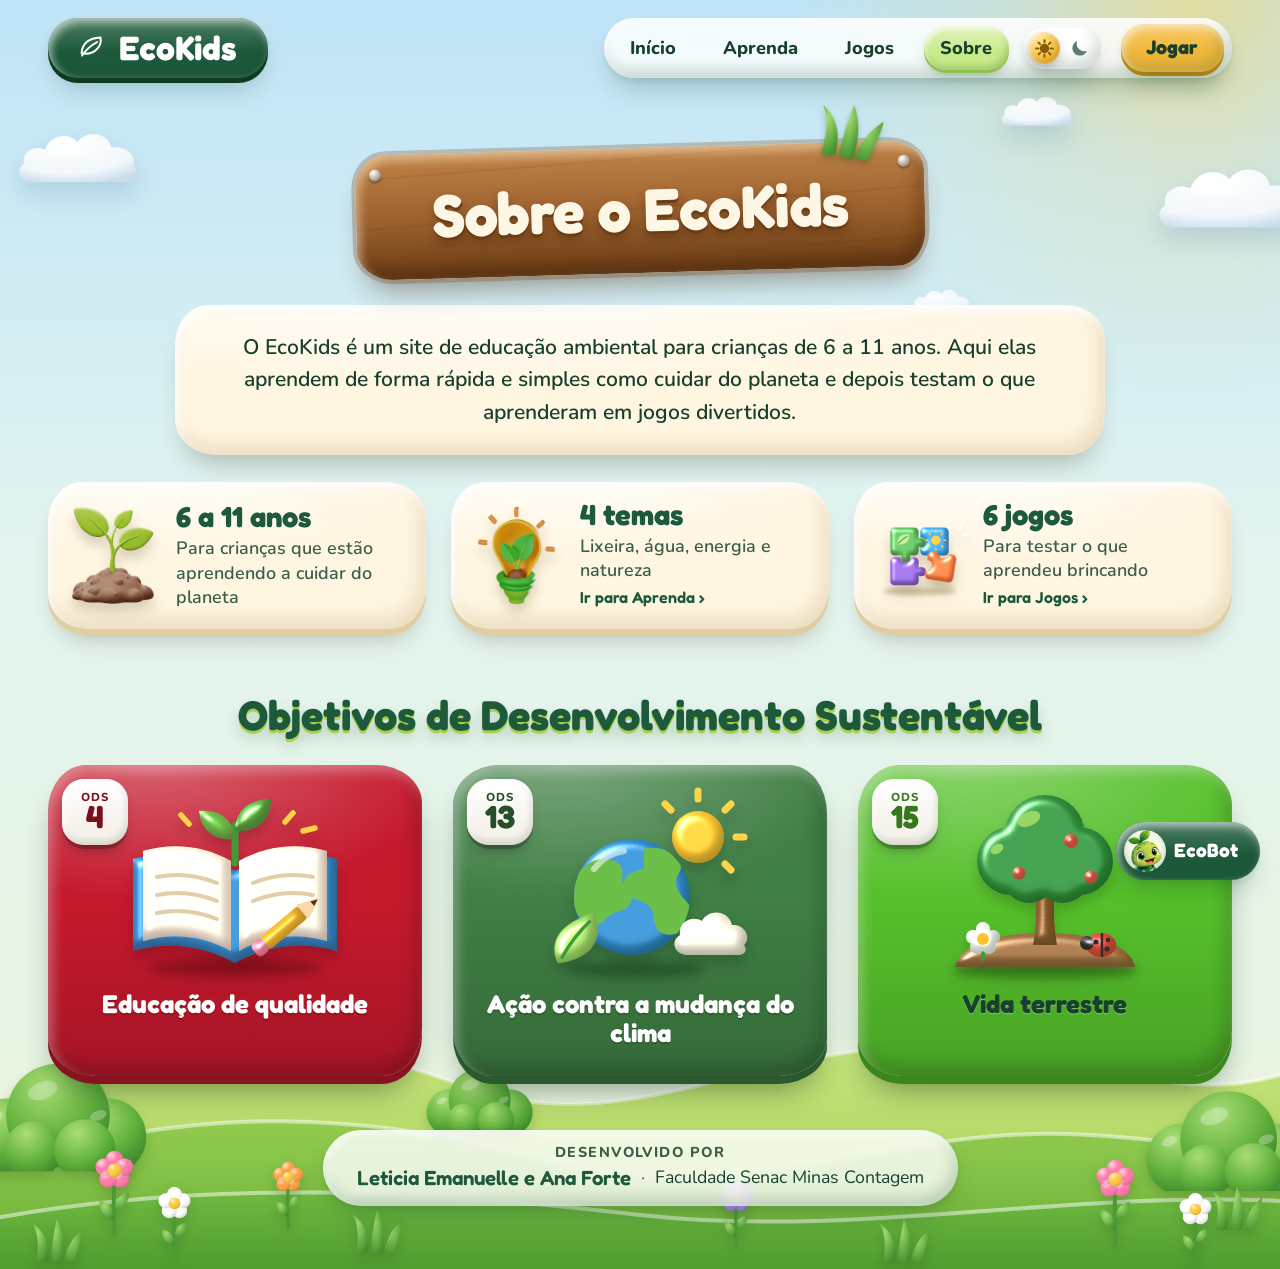
<file: sobre.html>
<!DOCTYPE html>
<html lang="pt-BR">
<head>
  <meta charset="UTF-8">
  <meta name="viewport" content="width=device-width, initial-scale=1">
  <title>EcoKids - Sobre</title>
  <meta name="description" content="EcoKids: jogos e dicas rápidas com o Tito para crianças de 6 a 11 anos aprenderem a cuidar do planeta.">
  <meta name="theme-color" content="#1d5a3b">
  <link rel="icon" href="favicon.svg" type="image/svg+xml">
  <link rel="icon" href="favicon-32.png" type="image/png" sizes="32x32">
  <link rel="apple-touch-icon" href="apple-touch-icon.png">
  <link rel="preconnect" href="https://fonts.googleapis.com">
  <link rel="preconnect" href="https://fonts.gstatic.com" crossorigin>
  <link rel="stylesheet" href="https://fonts.googleapis.com/css2?family=Fredoka:wght@500;600;700&family=Nunito:wght@400;600;700;800&display=swap">
  <link rel="stylesheet" href="css/style.css?v=29">
  <script>document.documentElement.classList.add("js");try{var t=localStorage.getItem("ecokids-tema");if(t==="escuro"||(!t&&matchMedia("(prefers-color-scheme: dark)").matches))document.documentElement.dataset.tema="escuro"}catch(e){}</script>
</head>
<body>
  <main class="page about-page com-cenario" data-ecobot>
    <!-- Cabeçalho: logo e menu (igual em todas as páginas) -->
    <header class="site-header">
      <a class="logo-pill" href="index.html"><svg class="icon" viewBox="0 0 64 64" fill="none" stroke="currentColor" stroke-width="4" stroke-linecap="round" stroke-linejoin="round" aria-hidden="true"><path d="M51 11C31 12 15 21 13 42c11 3 23 0 31-8 8-8 8-17 7-23Z"/><path d="M14 47c8-12 17-20 30-27"/></svg><span>EcoKids</span></a>
      <button class="menu-toggle" type="button" aria-expanded="false" aria-controls="menu-principal"><span class="menu-bars" aria-hidden="true"><span></span><span></span><span></span></span><span class="menu-label">Menu</span></button>
      <nav class="nav-links" id="menu-principal" aria-label="Navegação principal">
        <a href="index.html">Início</a>
        <a href="aprenda.html">Aprenda</a>
        <a href="jogos.html">Jogos</a>
        <a href="sobre.html" class="active" aria-current="page">Sobre</a>
        <button class="theme-toggle" type="button" aria-pressed="false" aria-label="Mudar para o tema escuro"><svg class="sol" viewBox="0 0 24 24" fill="none" stroke="currentColor" stroke-width="2.4" stroke-linecap="round" aria-hidden="true"><circle cx="12" cy="12" r="4.2" fill="currentColor"/><path d="M12 2.5v2.4M12 19.1v2.4M2.5 12h2.4M19.1 12h2.4M5.3 5.3 7 7M17 17l1.7 1.7M5.3 18.7 7 17M17 7l1.7-1.7"/></svg><svg class="lua" viewBox="0 0 24 24" aria-hidden="true"><path fill="currentColor" d="M20.5 14.6A8.6 8.6 0 0 1 9.4 3.5a8.6 8.6 0 1 0 11.1 11.1Z"/></svg></button>
        <a class="clay-button yellow" href="jogos.html">Jogar</a>
      </nav>
    </header>
    <!-- Desenhos do cenário (flor, arbusto, tufo de grama e nuvem), reaproveitados várias vezes com <use> -->
    <svg class="cena-defs" width="0" height="0" aria-hidden="true" focusable="false">
      <defs>
        <radialGradient id="g-folha" cx="35%" cy="25%" r="85%"><stop offset="0" class="c-folha-luz"/><stop offset="1" class="c-folha-sombra"/></radialGradient>
        <radialGradient id="g-arbusto" cx="38%" cy="22%" r="80%"><stop offset="0" class="c-arbusto-luz"/><stop offset=".6" class="c-arbusto-meio"/><stop offset="1" class="c-arbusto-sombra"/></radialGradient>
        <radialGradient id="g-volume" cx="32%" cy="26%" r="80%"><stop offset="0" stop-color="#fff" stop-opacity=".7"/><stop offset=".45" stop-color="#fff" stop-opacity="0"/><stop offset="1" stop-color="#000" stop-opacity=".18"/></radialGradient>
        <radialGradient id="g-nuvem" cx="40%" cy="22%" r="85%"><stop offset="0" class="c-nuvem-luz"/><stop offset=".7" class="c-nuvem-meio"/><stop offset="1" class="c-nuvem-sombra"/></radialGradient>
        <linearGradient id="g-colina-1" x1="0" y1="0" x2="0" y2="1"><stop offset="0" class="c-colina1-topo"/><stop offset="1" class="c-colina1-base"/></linearGradient>
        <linearGradient id="g-colina-2" x1="0" y1="0" x2="0" y2="1"><stop offset="0" class="c-colina2-topo"/><stop offset="1" class="c-colina2-base"/></linearGradient>
        <linearGradient id="g-colina-3" x1="0" y1="0" x2="0" y2="1"><stop offset="0" class="c-colina3-topo"/><stop offset="1" class="c-colina3-base"/></linearGradient>
        <!-- flor: a cor das pétalas vem do CSS (color) -->
        <symbol id="flor" viewBox="0 0 60 112">
          <path d="M30 112C31 92 28 70 30 44" fill="none" stroke="#4c9a33" stroke-width="5" stroke-linecap="round"/>
          <path d="M30 92C17 89 10 78 12 68c11 1 18 10 18 24Z" fill="url(#g-folha)"/>
          <path d="M30 80c12-3 19-12 18-22-11 1-18 9-18 22Z" fill="url(#g-folha)"/>
          <g fill="currentColor"><circle cx="30" cy="17" r="11"/><circle cx="42.4" cy="26" r="11"/><circle cx="37.6" cy="40.5" r="11"/><circle cx="22.4" cy="40.5" r="11"/><circle cx="17.6" cy="26" r="11"/></g>
          <g fill="url(#g-volume)"><circle cx="30" cy="17" r="11"/><circle cx="42.4" cy="26" r="11"/><circle cx="37.6" cy="40.5" r="11"/><circle cx="22.4" cy="40.5" r="11"/><circle cx="17.6" cy="26" r="11"/></g>
          <circle cx="30" cy="30" r="8.5" fill="#ffc93c"/><circle cx="30" cy="30" r="8.5" fill="url(#g-volume)"/>
        </symbol>
        <symbol id="arbusto" viewBox="0 0 200 120">
          <g fill="url(#g-arbusto)"><circle cx="48" cy="84" r="40"/><circle cx="152" cy="84" r="40"/><circle cx="100" cy="62" r="54"/><circle cx="74" cy="98" r="30"/><circle cx="128" cy="98" r="32"/></g>
          <g fill="#fff" opacity=".28"><ellipse cx="84" cy="36" rx="16" ry="9" transform="rotate(-20 84 36)"/><ellipse cx="34" cy="64" rx="9" ry="5" transform="rotate(-25 34 64)"/><ellipse cx="142" cy="62" rx="9" ry="5" transform="rotate(-20 142 62)"/></g>
        </symbol>
        <symbol id="tufo" viewBox="0 0 60 42">
          <g fill="url(#g-folha)"><path d="M10 42C12 27 13 16 6 4c14 9 17 23 15 38Z"/><path d="M24 42c1-19 4-30 6-42 7 13 8 28 5 42Z"/><path d="M37 42c2-13 8-24 18-32-2 14-6 24-8 32Z"/></g>
        </symbol>
        <symbol id="nuvem" viewBox="0 0 200 92">
          <path d="M30 88C9 88 3 68 17 59c-4-19 16-30 33-22 6-21 35-29 51-12 12-19 47-17 53 9 21-4 40 11 34 29 13 8 7 25-10 25Z" fill="url(#g-nuvem)"/>
          <path d="M56 40c4-12 19-19 33-12" fill="none" stroke="#fff" stroke-width="5" stroke-linecap="round" opacity=".7"/>
        </symbol>
      </defs>
    </svg>
    <!-- Cenário (só decoração): céu com nuvens, colinas e plantas, atrás do conteúdo -->
    <div class="cena cena-pagina" aria-hidden="true">
      <svg class="nuvem n1"><use href="#nuvem"/></svg>
      <svg class="nuvem n2"><use href="#nuvem"/></svg>
      <svg class="nuvem n3"><use href="#nuvem"/></svg>
      <svg class="nuvem n4"><use href="#nuvem"/></svg>
      <svg class="colinas" viewBox="0 0 1440 300" preserveAspectRatio="none">
        <path d="M0 150C180 70 360 80 520 130c180 55 340-40 520-35 180 5 290 55 400 25v180H0Z" fill="url(#g-colina-1)"/>
        <path d="M0 150C180 70 360 80 520 130c180 55 340-40 520-35 180 5 290 55 400 25" class="colina-brilho" vector-effect="non-scaling-stroke"/>
        <path d="M0 205c220-60 420-50 620-5 200 45 380-30 580-25 120 3 190 20 240 15v105H0Z" fill="url(#g-colina-2)"/>
        <path d="M0 205c220-60 420-50 620-5 200 45 380-30 580-25 120 3 190 20 240 15" class="colina-brilho" vector-effect="non-scaling-stroke"/>
        <path d="M0 252c240-35 480-25 720-2 240 22 480-23 720-13v63H0Z" fill="url(#g-colina-3)"/>
        <path d="M0 252c240-35 480-25 720-2 240 22 480-23 720-13" class="colina-brilho" vector-effect="non-scaling-stroke"/>
      </svg>
      <svg class="planta arbusto a1"><use href="#arbusto"/></svg>
      <svg class="planta arbusto a2"><use href="#arbusto"/></svg>
      <svg class="planta arbusto a3"><use href="#arbusto"/></svg>
      <svg class="planta flor f1"><use href="#flor"/></svg>
      <svg class="planta flor f2"><use href="#flor"/></svg>
      <svg class="planta flor f3"><use href="#flor"/></svg>
      <svg class="planta flor f4"><use href="#flor"/></svg>
      <svg class="planta flor f5"><use href="#flor"/></svg>
      <svg class="planta flor f6"><use href="#flor"/></svg>
      <svg class="planta tufo t1"><use href="#tufo"/></svg>
      <svg class="planta tufo t2"><use href="#tufo"/></svg>
      <svg class="planta tufo t3"><use href="#tufo"/></svg>
      <svg class="planta tufo t4"><use href="#tufo"/></svg>
    </div>
    <div class="about-content">
      <!-- Sobre o EcoKids: a página começa direto pela placa de madeira com o título -->
      <section class="historia">
        <div class="placa">
          <span class="placa-folhas" aria-hidden="true"><svg viewBox="0 0 60 42"><use href="#tufo"/></svg></span>
          <h1>Sobre o EcoKids</h1>
        </div>
        <!-- TROQUE este texto pelo texto do projeto de vocês -->
        <p class="project-text">O EcoKids é um site de educação ambiental para crianças de 6 a 11 anos. Aqui elas aprendem de forma rápida e simples como cuidar do planeta e depois testam o que aprenderam em jogos divertidos.</p>
        <div class="info-grid">
          <div class="info-card">
            <picture><source srcset="imagens/cuidar/planta.webp" type="image/webp"><img src="imagens/cuidar/planta.png" alt="" width="512" height="512" loading="lazy"></picture>
            <div><strong>6 a 11 anos</strong><span>Para crianças que estão aprendendo a cuidar do planeta</span></div>
          </div>
          <a class="info-card" href="aprenda.html">
            <picture><source srcset="imagens/cuidar/energia.webp" type="image/webp"><img src="imagens/cuidar/energia.png" alt="" width="512" height="512" loading="lazy"></picture>
            <div><strong>4 temas</strong><span>Lixeira, água, energia e natureza</span><span class="seta">Ir para Aprenda &rsaquo;</span></div>
          </a>
          <a class="info-card" href="jogos.html">
            <img src="imagens/jogos/quebra-cabeca.svg" alt="" width="240" height="200" loading="lazy">
            <div><strong>6 jogos</strong><span>Para testar o que aprendeu brincando</span><span class="seta">Ir para Jogos &rsaquo;</span></div>
          </a>
        </div>
      </section>

      <!-- Objetivos de Desenvolvimento Sustentável (ONU) -->
      <section class="ods">
        <h2 class="titulo-secao">Objetivos de Desenvolvimento Sustentável</h2>
        <div class="goals-grid">
          <article class="goal-card ods-4">
            <span class="goal-number"><small>ODS</small>4</span>
            <img class="goal-arte" src="imagens/sobre/ods-4.svg" alt="" width="240" height="200" loading="lazy">
            <strong>Educação de qualidade</strong>
          </article>
          <article class="goal-card ods-13">
            <span class="goal-number"><small>ODS</small>13</span>
            <img class="goal-arte" src="imagens/sobre/ods-13.svg" alt="" width="240" height="200" loading="lazy">
            <strong>Ação contra a mudança do clima</strong>
          </article>
          <article class="goal-card ods-15">
            <span class="goal-number"><small>ODS</small>15</span>
            <img class="goal-arte" src="imagens/sobre/ods-15.svg" alt="" width="240" height="200" loading="lazy">
            <strong>Vida terrestre</strong>
          </article>
        </div>
      </section>

      <section class="makers-card">
        <h2>Desenvolvido por</h2>
        <p><strong>Leticia Emanuelle e Ana Forte</strong><span>Faculdade Senac Minas Contagem</span></p>
      </section>
    </div>
  </main>
  <script src="js/script.js?v=27"></script>
  <script src="js/tito.js?v=21"></script>
</body>
</html>
</file>
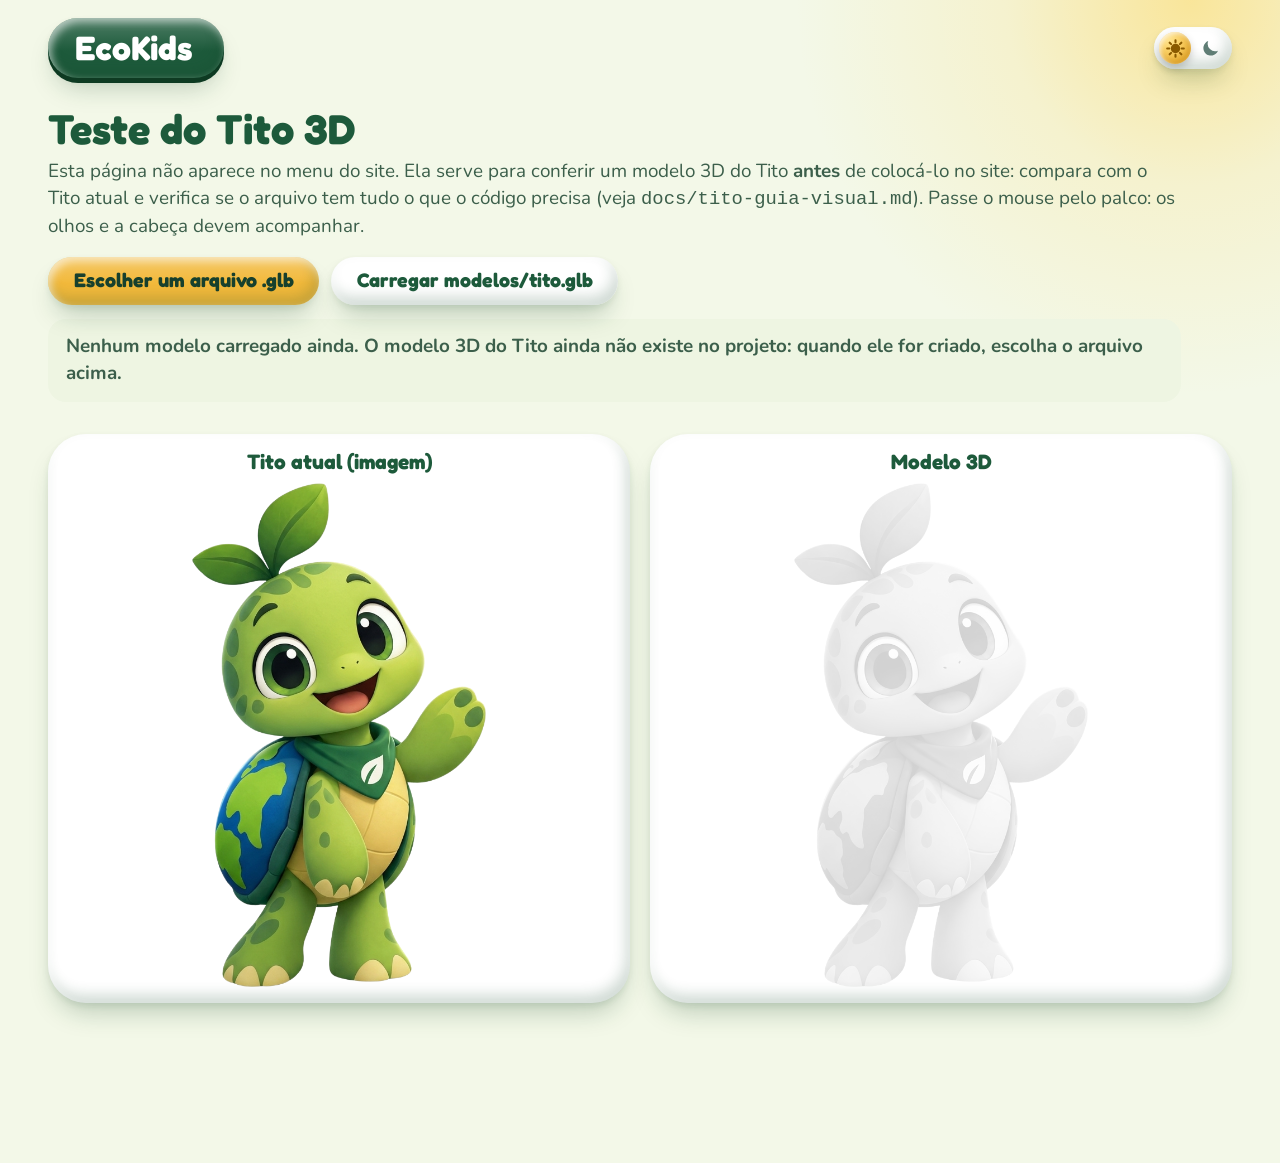
<file: ferramentas/tito-3d.html>
<!DOCTYPE html>
<html lang="pt-BR">
<head>
  <meta charset="UTF-8">
  <meta name="viewport" content="width=device-width, initial-scale=1">
  <meta name="robots" content="noindex">
  <title>EcoKids - Teste do Tito 3D</title>
  <link rel="preconnect" href="https://fonts.googleapis.com">
  <link rel="preconnect" href="https://fonts.gstatic.com" crossorigin>
  <link rel="stylesheet" href="https://fonts.googleapis.com/css2?family=Fredoka:wght@500;600;700&family=Nunito:wght@400;600;700;800&display=swap">
  <link rel="stylesheet" href="../css/style.css?v=23">
  <script>document.documentElement.classList.add("js");try{var t=localStorage.getItem("ecokids-tema");if(t==="escuro"||(!t&&matchMedia("(prefers-color-scheme: dark)").matches))document.documentElement.dataset.tema="escuro"}catch(e){}</script>
  <style>
    /* estilos só desta página de teste */
    .teste { position: relative; z-index: 3; width: var(--container); margin: 0 auto; padding-bottom: 40px; }
    .teste h1 { color: var(--heading); font: 700 clamp(1.8rem, 1.4rem + 1.5vw, 2.6rem)/1.1 var(--font-title); margin: 10px 0 6px; }
    .teste > p { max-width: 60em; color: var(--text-soft); }
    .palco { display: grid; grid-template-columns: repeat(2, minmax(0, 1fr)); gap: 20px; margin-top: 18px; }
    .quadro { position: relative; padding: 16px; border-radius: var(--radius-lg); background: var(--surface); box-shadow: var(--clay-shadow); text-align: center; }
    .quadro h2 { color: var(--heading); font: 700 1.3rem/1.2 var(--font-title); margin-bottom: 8px; }
    .quadro .lugar { position: relative; height: min(56vh, 520px); display: flex; align-items: flex-end; justify-content: center; }
    .quadro img { height: 100%; width: auto; }
    #lugar-3d img { opacity: .18; filter: grayscale(1); }   /* silhueta de referência até o modelo carregar */
    .acoes { display: flex; flex-wrap: wrap; gap: 12px; align-items: center; margin-top: 16px; }
    .acoes label.clay-button { cursor: pointer; }
    .acoes input[type=file] { position: absolute; width: 1px; height: 1px; opacity: 0; }
    #estado { margin-top: 14px; padding: 14px 18px; border-radius: 18px; background: var(--surface-2); font-weight: 700; }
    #estado.erro { background: var(--bad-bg); color: var(--bad-ink); }
    #lista { margin: 14px 0 0; padding: 0; list-style: none; display: grid; gap: 6px; }
    #lista li { padding: 8px 14px; border-radius: 14px; background: var(--surface); }
    @media (max-width: 760px) { .palco { grid-template-columns: 1fr; } }
  </style>
</head>
<body>
  <main class="page">
    <header class="site-header">
      <a class="logo-pill" href="../index.html"><span>EcoKids</span></a>
      <button class="theme-toggle" type="button" aria-pressed="false" aria-label="Mudar para o tema escuro"><svg class="sol" viewBox="0 0 24 24" fill="none" stroke="currentColor" stroke-width="2.4" stroke-linecap="round" aria-hidden="true"><circle cx="12" cy="12" r="4.2" fill="currentColor"/><path d="M12 2.5v2.4M12 19.1v2.4M2.5 12h2.4M19.1 12h2.4M5.3 5.3 7 7M17 17l1.7 1.7M5.3 18.7 7 17M17 7l1.7-1.7"/></svg><svg class="lua" viewBox="0 0 24 24" aria-hidden="true"><path fill="currentColor" d="M20.5 14.6A8.6 8.6 0 0 1 9.4 3.5a8.6 8.6 0 1 0 11.1 11.1Z"/></svg></button>
    </header>
    <section class="teste">
      <h1>Teste do Tito 3D</h1>
      <p>Esta página não aparece no menu do site. Ela serve para conferir um modelo 3D do Tito <strong>antes</strong> de colocá-lo no site: compara com o Tito atual e verifica se o arquivo tem tudo o que o código precisa (veja <code>docs/tito-guia-visual.md</code>). Passe o mouse pelo palco: os olhos e a cabeça devem acompanhar.</p>

      <div class="acoes">
        <label class="clay-button yellow" for="arquivo">Escolher um arquivo .glb</label>
        <input id="arquivo" type="file" accept=".glb,model/gltf-binary">
        <button class="clay-button light" id="do-projeto" type="button">Carregar modelos/tito.glb</button>
      </div>
      <p id="estado" aria-live="polite">Nenhum modelo carregado ainda. O modelo 3D do Tito ainda não existe no projeto: quando ele for criado, escolha o arquivo acima.</p>
      <ul id="lista"></ul>

      <div class="palco">
        <div class="quadro">
          <h2>Tito atual (imagem)</h2>
          <div class="lugar"><img src="../imagens/mascote-hero-anexo.png" alt="Tito atual, para comparar" width="526" height="904"></div>
        </div>
        <div class="quadro">
          <h2>Modelo 3D</h2>
          <div class="lugar" id="lugar-3d"><img id="alvo-3d" src="../imagens/mascote-hero-anexo.png" alt="Tito 3D em teste" width="526" height="904"></div>
        </div>
      </div>
    </section>
  </main>
  <script src="../js/script.js?v=21"></script>
  <script src="../js/tito.js?v=21"></script>
  <script>
    // Lógica só desta página: carrega o modelo escolhido e mostra o relatório
    (function () {
      const estado = document.getElementById("estado"), lista = document.getElementById("lista");
      let carregou = false;
      function mostrar(texto, erro) { estado.textContent = texto; estado.className = erro ? "erro" : ""; }
      function item(ok, texto, opcional) {
        const li = document.createElement("li");
        li.textContent = (ok ? "✅ " : opcional ? "➖ " : "❌ ") + texto;
        lista.appendChild(li);
      }
      async function testar(caminho, nome) {
        if (carregou) { mostrar("Recarregue a página (F5) para testar outro arquivo."); return; }
        lista.innerHTML = "";
        mostrar("Carregando " + nome + "...");
        try {
          const r = await window.EcoKidsTito3D.carregar(document.getElementById("alvo-3d"), caminho);
          carregou = true;
          mostrar("Modelo carregado: " + nome + ". Compare com o Tito atual e confira a lista abaixo.");
          item(r.tamanhoMB <= 5, "Tamanho do arquivo: " + r.tamanhoMB.toFixed(2) + " MB (ideal até 2 MB, máximo 5 MB)");
          item(r.triangulos <= 30000, "Triângulos: " + r.triangulos.toLocaleString("pt-BR") + " (até cerca de 30 mil)");
          item(!!r.cabeca, r.cabeca ? "Cabeça encontrada: " + r.cabeca : "Cabeça NÃO encontrada (o objeto deve se chamar Cabeca ou Head)");
          item(r.olhos.length === 2, r.olhos.length === 2 ? "Dois olhos encontrados: " + r.olhos.join(" e ") : "Olhos encontrados: " + r.olhos.length + " de 2 (OlhoE e OlhoD, ou Eye_L e Eye_R)");
          item(r.piscar, r.piscar ? "Piscar: morph target encontrado" : "Piscar NÃO encontrado (shape key chamada piscar ou blink)");
          item(r.sorriso, r.sorriso ? "Sorriso: morph target encontrado" : "Sorriso (opcional): shape key sorriso ou smile", true);
          item(r.surpreso, r.surpreso ? "Surpresa: morph target encontrado" : "Surpresa (opcional): shape key surpreso ou surprise", true);
          item(!!r.animacao, r.animacao ? "Animação encontrada: " + r.animacao : "Animação parado/idle (opcional; sem ela o código faz uma respiração simples)", true);
          item(true, "Proporção largura/altura do modelo: " + r.proporcao + " (o Tito atual tem cerca de 0.58)");
          if (r.morphsEncontrados.length) item(true, "Todos os morph targets do arquivo: " + r.morphsEncontrados.join(", "));
        } catch (e) {
          const semArquivo = /não encontrado|Failed to fetch|NetworkError/i.test(e.message);
          mostrar(semArquivo
            ? "O arquivo modelos/tito.glb ainda não existe no projeto (ou a página foi aberta direto do disco: para este botão, use o Live Server). Você também pode usar \"Escolher um arquivo .glb\"."
            : "Não deu para carregar o modelo: " + e.message, true);
          console.error("Teste do Tito 3D:", e);
        }
      }
      document.getElementById("arquivo").addEventListener("change", function () {
        const f = this.files[0];
        if (f) testar(URL.createObjectURL(f), f.name);
      });
      document.getElementById("do-projeto").addEventListener("click", function () { testar("../modelos/tito.glb", "modelos/tito.glb"); });
    })();
  </script>
</body>
</html>
</file>
<file: css/style.css>
/* ============================================================
   EcoKids - estilos do site (um arquivo para TODAS as páginas)

   ÍNDICE (procure pelo número para achar a parte)
    1) Reset
    2) Cores e medidas (variáveis) - tema claro e escuro
    3) Base: corpo da página, foco do teclado, títulos
    4) Página (fundo, céu, sol/lua, colinas, folhas voando)
    5) Cabeçalho, menu e menu hambúrguer
    6) Peças reutilizáveis: massinha, botões, etiquetas, placar, bolinhas de ícone
    7) Mascote Tito
    8) Página inicial
    9) Cenário e títulos das páginas internas (Aprenda, Jogos e Sobre)
   10) Cartões coloridos de massinha, cartões do Aprenda e janela (modal)
   11) Cartões dos Jogos
   12) Barra de cima dos jogos
   13) Jogo da memória
   14) Quebra-cabeça
   15) Lixeira certa
   16) Quiz
   17) Caça-palavras
   18) Palavras cruzadas
   19) Tela final ("Muito bem!")
   20) Página Sobre
   20b) Página 404 (endereço não encontrado)
   21) EcoBot
   22) Animações
   23) Telas baixas (notebooks) e movimento reduzido

   Regra da casa: cada parte guarda também os ajustes de celular dela.
   Para mudar uma cor, troque a variável no item 2.
   ============================================================ */

/* ============ 1) RESET ============ */
*, *::before, *::after { box-sizing: border-box; border: 0 solid; }
h1, h2, h3, h4, h5, h6 { margin: 0; font-size: inherit; font-weight: inherit; }
p, figure { margin: 0; }
a { color: inherit; text-decoration: none; }
button, input { font: inherit; color: inherit; }
button { padding: 0; background: transparent; border: 0; cursor: pointer; }
img, svg { display: block; max-width: 100%; }
[hidden] { display: none !important; }

/* ============ 2) CORES E MEDIDAS ============ */
/* O @property deixa o navegador "animar" a troca de cor entre os temas. */
@property --cream { syntax: "<color>"; inherits: true; initial-value: #f3f8e8; }
@property --sky { syntax: "<color>"; inherits: true; initial-value: #cfe9f6; }
@property --page-top { syntax: "<color>"; inherits: true; initial-value: #f3f8e8; }
@property --surface { syntax: "<color>"; inherits: true; initial-value: #ffffff; }
@property --text { syntax: "<color>"; inherits: true; initial-value: #17402d; }
@property --heading { syntax: "<color>"; inherits: true; initial-value: #1d5a3b; }
@property --dark { syntax: "<color>"; inherits: true; initial-value: #1d5a3b; }
@property --hill-back { syntax: "<color>"; inherits: true; initial-value: #a9cf4b; }
@property --hill-front { syntax: "<color>"; inherits: true; initial-value: #5e9e34; }
@property --hill-base { syntax: "<color>"; inherits: true; initial-value: #5e9e34; }
@property --clay-light { syntax: "<color>"; inherits: true; initial-value: rgba(255,255,255,.62); }
@property --clay-shade { syntax: "<color>"; inherits: true; initial-value: rgba(20,70,40,.20); }
@property --clay-drop { syntax: "<color>"; inherits: true; initial-value: rgba(20,70,40,.26); }

:root {
  /* >>> Cores da marca (iguais nos dois temas) <<< */
  --leaf: #5e9e34;                /* verde folha (decoração, barras) */
  --lime: #a9cf4b;
  --yellow: #f2b93b;
  --red: #e03c31;
  --brown: #8b5a2b;
  --white: #ffffff;
  --ink-fixed: #17402d;           /* texto escuro que fica sempre escuro (em cima de amarelo e lima) */

  /* Cores dos cartões (Jogos e Aprenda). Todas com contraste bom para texto branco,
     menos o amarelo, que usa texto escuro. */
  --card-green: #2f7d3a;          /* verde natureza */
  --card-coral: #c8473b;          /* vermelho coral */
  --card-brown: #8a5530;          /* marrom terra */
  --card-blue: #1f74b8;           /* azul água */
  --card-yellow: #f4bf3f;         /* amarelo sol (texto escuro) */
  --card-purple: #7a4fc0;         /* roxo (usado nas letras do quiz) */

  /* Cartões da página JOGOS (texto branco com contraste 4,5:1 ou mais; o amarelo usa texto escuro) */
  --game-memoria: #1f6b35;        /* verde escuro */
  --game-quebra: #f4bf3f;         /* amarelo */
  --game-lixeira: #0e7f78;        /* verde-água / turquesa (não é cor de lixeira: não confunde) */
  --game-quiz: #1f74b8;           /* azul */
  --game-cruzadas: #cf4636;       /* vermelho coral */
  --game-caca: #8a5530;           /* marrom */

  /* Cartões da página APRENDA: as cores originais do projeto */
  --learn-lixeira: #cf3328;       /* vermelho (um pouco mais fundo: texto branco legível) */
  --learn-agua: #2775b2;          /* azul (idem) */
  --learn-energia: #f2b93b;       /* amarelo (texto escuro) */
  --learn-natureza: #468428;      /* verde (idem) */

  /* Cores oficiais das lixeiras (não mudam com o tema: são conteúdo educativo) */
  --bin-paper: #0072ce;
  --bin-plastic: #e03c31;
  --bin-glass: #2e9e4f;
  --bin-metal: #ffd100;
  --bin-organic: #8b5a2b;

  /* Medidas que se adaptam à tela */
  --gutter: clamp(16px, 4vw, 48px);                     /* margem lateral */
  --container: min(1240px, calc(100% - 2 * var(--gutter)));
  --header-h: clamp(64px, 11vh, 96px);
  --hills-h: clamp(64px, 12vh, 116px);
  --radius-lg: clamp(24px, 3vw, 38px);
  --radius-md: clamp(18px, 2.2vw, 28px);
  --font-title: "Fredoka", "Trebuchet MS", sans-serif;
  --font-body: "Nunito", "Segoe UI", sans-serif;

  /* ===== TEMA CLARO (padrão): dia ===== */
  --cream: #f3f8e8;
  --page-top: #f3f8e8;
  --sky: #cfe9f6;
  --surface: #ffffff;
  --surface-2: #eef5e2;           /* superfície secundária (trilhas, fundos suaves) */
  --text: #17402d;
  --text-soft: #3c5f4b;
  --heading: #1d5a3b;
  --dark: #1d5a3b;
  --link-active-bg: #dcefc4;
  --focus: #17402d;               /* contorno do foco do teclado */
  --hill-back: #a9cf4b;
  --hill-front: #5e9e34;
  --hill-base: #5e9e34;
  --bubble-hi: #ffffff;           /* bolinhas claras atrás dos ícones */
  --bubble-mid: #f3f8e8;
  --bubble-lo: #dfe9cd;
  --pale: #fff3b8;                /* amarelo bem clarinho (destaques) */
  --soft: #e3edd2;                /* verde bem clarinho (trilhas, estrelas vazias) */
  --ok-bg: #dff3c8;
  --ok-ink: #2e7d32;
  --bad-bg: #f6b3a8;
  --bad-ink: #a1271b;
  --clay-light: rgba(255,255,255,.62);
  --clay-shade: rgba(20,70,40,.20);
  --clay-drop: rgba(20,70,40,.26);
  /* efeito de massinha: luz no topo, sombra por dentro embaixo e sombra difusa por fora */
  --clay-shadow:
    inset 3px 4px 8px var(--clay-light),
    inset -4px -8px 14px var(--clay-shade),
    0 16px 26px -8px var(--clay-drop),
    0 3px 6px rgba(20,70,40,.08);
  --clay-shadow-hover:
    inset 3px 4px 8px var(--clay-light),
    inset -4px -8px 14px var(--clay-shade),
    0 24px 34px -10px var(--clay-drop),
    0 4px 8px rgba(20,70,40,.10);

  font-family: var(--font-body);
  color: var(--text);
  background: var(--cream);
  transition: --cream .5s, --page-top .5s, --sky .5s, --surface .5s, --text .5s, --heading .5s, --dark .5s,
              --hill-back .5s, --hill-front .5s, --hill-base .5s, --clay-light .5s, --clay-shade .5s, --clay-drop .5s;
}

/* ===== TEMA ESCURO: noite (verde-petróleo e azul bem escuro; os cartões continuam coloridos) ===== */
:root[data-tema="escuro"] {
  --cream: #0c2b30;
  --page-top: #0a2140;
  --sky: #0d2a4d;
  --surface: #17464a;
  --surface-2: #1d5553;
  --text: #e8f3df;
  --text-soft: #c3d9c6;
  --heading: #cdeea0;
  --dark: #23744d;
  --link-active-bg: rgba(169,207,75,.20);
  --focus: #ffd23f;
  --hill-back: #1b6240;
  --hill-front: #0f4a33;
  --hill-base: #0d3d2c;
  --bubble-hi: #eef4e4;           /* bolinhas um pouco mais apagadas: não "acendem" no escuro */
  --bubble-mid: #d3e1c1;
  --bubble-lo: #a9bf95;
  --pale: #4a4520;
  --soft: #1f5a58;
  --ok-bg: #1f5b34;
  --ok-ink: #b6f09a;
  --bad-bg: #6e2b29;
  --bad-ink: #ffb3a8;
  --clay-light: rgba(255,255,255,.16);
  --clay-shade: rgba(0,0,0,.30);
  --clay-drop: rgba(0,0,0,.50);
  color-scheme: dark;
}

/* ============ 3) BASE ============ */
html { min-width: 320px; background: var(--cream); -webkit-text-size-adjust: 100%; }
body {
  margin: 0;
  min-width: 320px;
  min-height: 100vh;
  min-height: 100dvh;
  font-size: clamp(1rem, .94rem + .3vw, 1.2rem);
  line-height: 1.45;
  background: var(--cream);
}

/* Foco do teclado bem visível (aparece só quando a pessoa usa Tab, não no clique) */
:focus-visible { outline: 4px solid var(--focus); outline-offset: 3px; }
:focus:not(:focus-visible) { outline: none; }

.icon { width: 1.4em; height: 1.4em; flex: 0 0 auto; }

/* ============ 4) PÁGINA ============ */
.page {
  position: relative;
  isolation: isolate;
  min-height: 100vh;
  min-height: 100dvh;
  /* "clip" corta só o que vaza para os lados (decoração) e não esconde conteúdo embaixo */
  overflow-x: hidden;
  overflow-x: clip;
  padding-bottom: calc(var(--hills-h) + 12px);
  background: linear-gradient(180deg, var(--page-top) 0, var(--cream) 560px);
}

/* Dia: brilho do sol no canto. Noite: lua e estrelinhas. */
.page::before, .page::after {
  content: ""; position: absolute; left: 0; right: 0; top: 0; height: 560px;
  z-index: -1; pointer-events: none; transition: opacity .6s;
}
.page::before { background: radial-gradient(circle at 93% 0%, rgba(255,214,90,.55) 0, rgba(255,214,90,.18) 14%, rgba(255,214,90,0) 30%); }
:root[data-tema="escuro"] .page::before {
  background:
    radial-gradient(circle at 93% 150px, #f6f3d6 0 17px, rgba(246,243,214,0) 19px),
    radial-gradient(circle at 93% 150px, rgba(190,215,255,.30) 0, rgba(190,215,255,.10) 11%, rgba(190,215,255,0) 24%);
}
.page::after { opacity: 0; }
:root[data-tema="escuro"] .page::after {
  opacity: 1;
  background-image:
    radial-gradient(2px 2px at 6% 12%, #fff 60%, transparent), radial-gradient(1.5px 1.5px at 14% 30%, #fff 60%, transparent),
    radial-gradient(2px 2px at 22% 8%, #fff 60%, transparent), radial-gradient(1.5px 1.5px at 31% 22%, #fff 60%, transparent),
    radial-gradient(2px 2px at 40% 14%, #fff 60%, transparent), radial-gradient(1.5px 1.5px at 49% 6%, #fff 60%, transparent),
    radial-gradient(2px 2px at 57% 26%, #fff 60%, transparent), radial-gradient(1.5px 1.5px at 66% 11%, #fff 60%, transparent),
    radial-gradient(2px 2px at 74% 20%, #fff 60%, transparent), radial-gradient(1.5px 1.5px at 81% 7%, #fff 60%, transparent),
    radial-gradient(2px 2px at 88% 30%, #fff 60%, transparent), radial-gradient(1.5px 1.5px at 96% 18%, #fff 60%, transparent),
    radial-gradient(3px 3px at 11% 52%, #e9f7a0 40%, transparent), radial-gradient(3px 3px at 35% 44%, #e9f7a0 40%, transparent),
    radial-gradient(3px 3px at 62% 50%, #e9f7a0 40%, transparent), radial-gradient(3px 3px at 84% 46%, #e9f7a0 40%, transparent);
  animation: piscar 4.5s ease-in-out infinite alternate;
}

/* Colinas verdes do rodapé */
.hills { position: absolute; z-index: 1; left: 0; right: 0; bottom: 0; height: var(--hills-h); pointer-events: none; }
.hills svg { display: block; width: 100%; height: 66%; }
.hill-back { fill: var(--hill-back); }
.hill-front { fill: var(--hill-front); fill-opacity: .55; }
.hills > div { height: calc(34% + 10px); margin-top: -10px; background: var(--hill-base); }

/* Folhinhas voando (criadas pelo JavaScript; só decoração) */
.decor-folhas { position: absolute; inset: 0 0 auto; height: min(560px, 90vh); z-index: -1; overflow: hidden; pointer-events: none; }
.decor-folhas span {
  position: absolute; top: -40px; left: var(--x); width: var(--t, 22px); aspect-ratio: 1;
  opacity: .55;
  background: no-repeat center / contain url("data:image/svg+xml,%3Csvg xmlns='http://www.w3.org/2000/svg' viewBox='0 0 32 32'%3E%3Cpath d='M28 3C14 3 4 10 4 24c8 2 17 0 21-7 3-5 3-10 3-14Z' fill='%2358b043'/%3E%3Cpath d='M5 27C10 18 16 12 25 7' stroke='%233f7e2a' stroke-width='2' fill='none' stroke-linecap='round'/%3E%3C/svg%3E");
  animation: folha-cai var(--d, 18s) linear var(--atraso, 0s) infinite;
}
:root[data-tema="escuro"] .decor-folhas span {
  /* à noite as folhas viram vaga-lumes */
  width: 6px; border-radius: 50%; background: #e9f7a0; box-shadow: 0 0 10px 3px rgba(233,247,160,.6); opacity: .8;
  animation-name: vagalume;
}

/* ============ 5) CABEÇALHO E MENU ============ */
.site-header {
  position: relative;
  z-index: 30;
  width: var(--container);
  height: var(--header-h);
  margin: 0 auto;
  display: flex;
  align-items: center;
  justify-content: space-between;
  gap: 16px;
}

/* A logo tem a mesma altura da barra de links (--logo-h) */
.logo-pill {
  --logo-h: 60px;
  flex: 0 0 auto;
  display: inline-flex;
  align-items: center;
  gap: 12px;
  min-height: var(--logo-h);
  padding: 0 .95em 0 .8em;
  border-radius: 999px;
  color: var(--white);
  background: var(--dark) linear-gradient(180deg, rgba(255,255,255,.22), rgba(255,255,255,0) 55%);
  box-shadow: var(--clay-shadow), 0 5px 0 #0e3a23;
  font: 700 clamp(1.6rem, 1.15rem + 1.2vw, 2.2rem)/1 var(--font-title);
  transition: transform .22s cubic-bezier(.3,1.5,.5,1);
}
:root[data-tema="escuro"] .logo-pill { box-shadow: var(--clay-shadow), 0 5px 0 #0d3a26; }
.logo-pill:hover { transform: rotate(-2deg) scale(1.03); }
.logo-pill .icon { width: .95em; height: .95em; }

.nav-links { display: flex; align-items: center; gap: clamp(4px, 1.2vw, 14px); }
.nav-links > a:not(.clay-button) {
  padding: .5em .9em;
  border-radius: 999px;
  color: var(--text);
  font-weight: 800;
  font-size: clamp(1rem, .9rem + .3vw, 1.2rem);
  transition: background-color .2s, color .2s, transform .2s;
}
.nav-links > a:not(.clay-button):hover { background: var(--link-active-bg); transform: translateY(-1px); }
/* link da página atual: "botão" verde-limão de massinha */
.nav-links > a.active {
  color: var(--ink-fixed);
  background: #c9ea8a linear-gradient(180deg, rgba(255,255,255,.45), rgba(255,255,255,0) 60%);
  box-shadow: inset 2px 3px 5px rgba(255,255,255,.7), inset -2px -4px 6px rgba(70,130,30,.3), 0 3px 0 #8fc24f, 0 8px 12px -4px rgba(40,90,20,.35);
}
.nav-links > a.active:hover { background-color: #c9ea8a; }
:root[data-tema="escuro"] .nav-links > a.active {
  color: #e9f7d2; background-color: #3f7d34;
  box-shadow: inset 2px 3px 5px rgba(255,255,255,.18), inset -2px -4px 6px rgba(0,0,0,.3), 0 3px 0 #23521f, 0 8px 12px -4px rgba(0,0,0,.5);
}
:root[data-tema="escuro"] .nav-links > a.active:hover { background-color: #3f7d34; }
.nav-links .clay-button { min-width: 100px; margin-left: 6px; }
.nav-links .clay-button.yellow { box-shadow: var(--clay-shadow), 0 4px 0 #c98f12; }
/* computador: os links ficam numa "barra de massinha" (em todas as páginas) */
@media (min-width: 901px) {
  .nav-links {
    padding: 6px 8px 6px 10px;
    border-radius: 999px;
    background: color-mix(in srgb, var(--surface) 82%, transparent);
    box-shadow: var(--clay-shadow);
    backdrop-filter: blur(4px);
  }
}

/* Botão do menu (só aparece em telas pequenas) */
.menu-toggle {
  display: none;
  align-items: center;
  gap: 10px;
  min-height: 48px;
  padding: 0 18px 0 14px;
  border-radius: 999px;
  color: var(--heading);
  background: var(--surface);
  box-shadow: var(--clay-shadow);
  font: 700 1.1rem/1 var(--font-title);
}
.menu-bars { position: relative; width: 22px; height: 16px; display: block; }
.menu-bars span { position: absolute; left: 0; width: 100%; height: 3px; border-radius: 3px; background: currentColor; transition: transform .25s, opacity .2s, top .25s; }
.menu-bars span:nth-child(1) { top: 0; }
.menu-bars span:nth-child(2) { top: 6.5px; }
.menu-bars span:nth-child(3) { top: 13px; }
.menu-aberto .menu-bars span:nth-child(1) { top: 6.5px; transform: rotate(45deg); }
.menu-aberto .menu-bars span:nth-child(2) { opacity: 0; }
.menu-aberto .menu-bars span:nth-child(3) { top: 6.5px; transform: rotate(-45deg); }

/* Botão sol / lua (tema claro e escuro) */
.theme-toggle {
  position: relative; flex: 0 0 auto; width: 78px; height: 42px; padding: 0 11px;
  display: inline-flex; align-items: center; justify-content: space-between;
  border-radius: 999px; background: var(--surface); box-shadow: var(--clay-shadow);
}
.theme-toggle::before {
  content: ""; position: absolute; top: 5px; left: 5px; width: 32px; height: 32px; border-radius: 50%;
  background: radial-gradient(circle at 35% 28%, #ffe38a, var(--yellow) 70%);
  box-shadow: inset 2px 2px 4px rgba(255,255,255,.7), inset -3px -4px 6px rgba(150,90,0,.25), 0 4px 8px rgba(0,0,0,.2);
  transition: transform .4s cubic-bezier(.3,1.4,.5,1), background .4s;
}
:root[data-tema="escuro"] .theme-toggle::before { transform: translateX(36px); background: radial-gradient(circle at 35% 28%, #f4f1d8, #c9d2e8 70%); }
.theme-toggle svg { position: relative; z-index: 1; width: 21px; height: 21px; transition: color .4s; }
.theme-toggle .sol { color: #8a5a00; }
.theme-toggle .lua { color: #5f7d75; }
:root[data-tema="escuro"] .theme-toggle .sol { color: #9fbab3; }
:root[data-tema="escuro"] .theme-toggle .lua { color: #26365a; }

/* Celular e tablet: menu hambúrguer. A classe "js" (posta no <html> pelo script do <head>)
   garante que, se o JavaScript falhar, os links continuam aparecendo normalmente. */
@media (max-width: 900px) {
  .js .menu-toggle { display: inline-flex; }
  .js .nav-links {
    position: absolute;
    top: calc(100% - 4px);
    right: 0;
    width: min(320px, 100%);
    padding: 14px;
    border-radius: 28px;
    flex-direction: column;
    align-items: stretch;
    gap: 6px;
    background: var(--surface);
    box-shadow: var(--clay-shadow), 0 30px 60px -20px rgba(0,0,0,.35);
    opacity: 0;
    visibility: hidden;
    transform: translateY(-10px) scale(.97);
    transform-origin: top right;
    transition: opacity .22s, transform .28s cubic-bezier(.3,1.4,.5,1), visibility 0s .28s;
  }
  .js .menu-aberto .nav-links { opacity: 1; visibility: visible; transform: none; transition: opacity .22s, transform .28s cubic-bezier(.3,1.4,.5,1); }
  .js .nav-links > a:not(.clay-button) { padding: 14px 18px; border-radius: 18px; font-size: 1.2rem; }
  .js .nav-links .theme-toggle { align-self: flex-start; margin: 6px 0 4px 10px; }
  .js .nav-links .clay-button { margin: 0; min-height: 52px; }
  .logo-pill { --logo-h: 52px; font-size: clamp(1.45rem, 1.1rem + 1.4vw, 1.8rem); }
  /* sem JavaScript: os links quebram em linhas em vez de sumir */
  html:not(.js) .site-header { height: auto; padding-block: 12px; flex-wrap: wrap; }
  html:not(.js) .nav-links { flex-wrap: wrap; }
}

/* ============ 6) PEÇAS REUTILIZÁVEIS ============ */
.clay { box-shadow: var(--clay-shadow); }

.clay-button {
  display: inline-flex;
  align-items: center;
  justify-content: center;
  gap: 8px;
  min-height: 48px;
  padding: 0 clamp(18px, 2vw, 28px);
  border-radius: 999px;
  box-shadow: var(--clay-shadow);
  background-image: linear-gradient(180deg, rgba(255,255,255,.22), rgba(255,255,255,0) 55%);
  font: 700 clamp(1.05rem, .95rem + .35vw, 1.25rem)/1 var(--font-title);
  text-align: center;
  transition: transform .22s cubic-bezier(.3,1.5,.5,1), box-shadow .22s, filter .2s;
}
.clay-button:hover { transform: translateY(-3px); box-shadow: var(--clay-shadow-hover); filter: saturate(1.08); }
.clay-button:active { transform: translateY(1px) scale(.98); }
.clay-button.dark { color: var(--white); background-color: var(--dark); }
.clay-button.light { color: var(--heading); background-color: var(--surface); }
.clay-button.yellow { color: var(--ink-fixed); background-color: var(--yellow); }

.clay-tag {
  display: inline-flex;
  padding: .45em 1.15em;
  border-radius: 999px;
  box-shadow: var(--clay-shadow);
  font-size: clamp(.95rem, .9rem + .2vw, 1.1rem);
  font-weight: 800;
}
.clay-tag.lime { color: var(--ink-fixed); background: var(--lime); }

.score-pill {
  padding: .6em 1.1em;
  border-radius: 999px;
  color: var(--ink-fixed);
  background: var(--yellow) linear-gradient(180deg, rgba(255,255,255,.22), rgba(255,255,255,0) 55%);
  box-shadow: var(--clay-shadow);
  font: 600 clamp(1rem, .9rem + .4vw, 1.4rem)/1 var(--font-title);
  white-space: nowrap;
}

/* Bolinhas de massinha atrás dos ícones */
.round-icon, .large-icon {
  display: grid;
  place-items: center;
  border-radius: 50%;
  background: radial-gradient(circle at 32% 24%, var(--bubble-hi) 0, var(--bubble-mid) 46%, var(--bubble-lo) 100%);
  box-shadow: inset 3px 4px 8px rgba(255,255,255,.9), inset -5px -9px 14px rgba(20,70,40,.14), 0 12px 20px -6px rgba(20,70,40,.32);
}
.round-icon { width: clamp(68px, 7vw, 84px); aspect-ratio: 1; }
.large-icon { width: clamp(84px, 9vw, 116px); aspect-ratio: 1; }
.round-icon .ek-icon { width: 62%; height: 62%; filter: drop-shadow(0 5px 4px rgba(20,60,30,.28)); }
.large-icon .ek-icon { width: 66%; height: 66%; filter: drop-shadow(0 5px 4px rgba(20,60,30,.28)); }

/* Brilho de massinha nos cartões grandes */
.care-card { position: relative; overflow: hidden; }
.care-card::before {
  content: ""; position: absolute; inset: 0; border-radius: inherit; pointer-events: none;
  background:
    radial-gradient(120% 62% at 26% 0%, rgba(255,255,255,.42), rgba(255,255,255,0) 62%),
    linear-gradient(180deg, rgba(255,255,255,0) 58%, rgba(0,0,0,.10));
}
.care-card > * { position: relative; }

/* Conteúdo das páginas internas */
.content-shell, .game-content { position: relative; z-index: 3; width: var(--container); margin: 0 auto; }

/* ============ 7) MASCOTE TITO ============ */
/* Um PNG por expressão, em imagens/tito/. Para trocar a expressão, troque a classe "rosto-..."
   (ou use trocarRosto() no JavaScript). */
.mascot {
  flex: 0 0 auto;
  background-repeat: no-repeat;
  background-size: contain;
  background-position: center bottom;
  transform-origin: 50% 100%;
}
/* Todas as expressões ficam numa "moldura" com a mesma proporção (12 x 13). Assim o Tito
   não muda de tamanho nem "pula" quando o rosto troca. --tito-h = altura do Tito. */
.mascot[class*="rosto-"]:not(.ecobot-avatar) { height: var(--tito-h, 190px); width: calc(var(--tito-h, 190px) * .923); }
.rosto-feliz { background-image: url("../imagens/tito/feliz.png?v=2"); background-image: image-set(url("../imagens/tito/feliz.webp?v=2") type("image/webp"), url("../imagens/tito/feliz.png?v=2") type("image/png")); }
.rosto-animado { background-image: url("../imagens/tito/animado.png?v=2"); background-image: image-set(url("../imagens/tito/animado.webp?v=2") type("image/webp"), url("../imagens/tito/animado.png?v=2") type("image/png")); }
.rosto-curioso { background-image: url("../imagens/tito/curioso.png"); background-image: image-set(url("../imagens/tito/curioso.webp") type("image/webp"), url("../imagens/tito/curioso.png") type("image/png")); }
.rosto-pensativo { background-image: url("../imagens/tito/pensativo.png?v=2"); background-image: image-set(url("../imagens/tito/pensativo.webp?v=2") type("image/webp"), url("../imagens/tito/pensativo.png?v=2") type("image/png")); }
.rosto-surpreso { background-image: url("../imagens/tito/surpreso.png"); background-image: image-set(url("../imagens/tito/surpreso.webp") type("image/webp"), url("../imagens/tito/surpreso.png") type("image/png")); }
.rosto-triste { background-image: url("../imagens/tito/triste.png?v=2"); background-image: image-set(url("../imagens/tito/triste.webp?v=2") type("image/webp"), url("../imagens/tito/triste.png?v=2") type("image/png")); }
.rosto-chateado { background-image: url("../imagens/tito/chateado.png"); background-image: image-set(url("../imagens/tito/chateado.webp") type("image/webp"), url("../imagens/tito/chateado.png") type("image/png")); }
.rosto-com-medo { background-image: url("../imagens/tito/com-medo.png"); background-image: image-set(url("../imagens/tito/com-medo.webp") type("image/webp"), url("../imagens/tito/com-medo.png") type("image/png")); }
.rosto-bravo { background-image: url("../imagens/tito/bravo.png"); background-image: image-set(url("../imagens/tito/bravo.webp") type("image/webp"), url("../imagens/tito/bravo.png") type("image/png")); }
.rosto-vergonhoso { background-image: url("../imagens/tito/vergonhoso.png"); background-image: image-set(url("../imagens/tito/vergonhoso.webp") type("image/webp"), url("../imagens/tito/vergonhoso.png") type("image/png")); }
.rosto-rindo { background-image: url("../imagens/tito/rindo.png"); background-image: image-set(url("../imagens/tito/rindo.webp") type("image/webp"), url("../imagens/tito/rindo.png") type("image/png")); }
.rosto-timido { background-image: url("../imagens/tito/timido.png"); background-image: image-set(url("../imagens/tito/timido.webp") type("image/webp"), url("../imagens/tito/timido.png") type("image/png")); }
.rosto-confiante { background-image: url("../imagens/tito/confiante.png"); background-image: image-set(url("../imagens/tito/confiante.webp") type("image/webp"), url("../imagens/tito/confiante.png") type("image/png")); }
.rosto-cansado { background-image: url("../imagens/tito/cansado.png"); background-image: image-set(url("../imagens/tito/cansado.webp") type("image/webp"), url("../imagens/tito/cansado.png") type("image/png")); }
.rosto-empolgado { background-image: url("../imagens/tito/empolgado.png"); background-image: image-set(url("../imagens/tito/empolgado.webp") type("image/webp"), url("../imagens/tito/empolgado.png") type("image/png")); }
.rosto-comemorando { background-image: url("../imagens/tito/comemorando.png?v=2"); background-image: image-set(url("../imagens/tito/comemorando.webp?v=2") type("image/webp"), url("../imagens/tito/comemorando.png?v=2") type("image/png")); }

/* Interatividade (js/tito.js): o Tito inclina um pouquinho na direção do mouse e "respira".
   --tito-x e --tito-y vão de -1 a 1. */
.tito-vivo {
  transform: translate(calc(var(--tito-x, 0) * 4px), calc(var(--tito-y, 0) * 2px)) rotate(calc(var(--tito-x, 0) * 3deg));
  animation: tito-respira 3.6s ease-in-out infinite alternate;
}
.tito-vivo.tito-pula { animation: tito-pula .7s cubic-bezier(.3,1.6,.5,1); }
/* Quando houver o modelo 3D (veja js/tito.js), ele aparece num <canvas> no lugar da imagem */
.tito-3d-canvas { display: block; width: 100%; height: 100%; }

/* ============ 8) PÁGINA INICIAL ============ */
/* Quase tudo desta parte vale só para a página inicial (.home-page).
   As cores do cenário (céu, nuvens, colinas, plantas e madeira) valem também para Aprenda, Jogos e Sobre
   (classe "com-cenario", veja a parte 9) - dia: */
.home-page, .com-cenario {
  --ceu-topo: #bfe4f7; --ceu-baixo: #e3f4f0; --ceu-fim: #eaf5dc;
  --nuvem-luz: #ffffff; --nuvem-meio: #f1f7fb; --nuvem-sombra: #c9dcea;
  --colina1-topo: #c6e47c; --colina1-base: #a1cd52;
  --colina2-topo: #92cc4f; --colina2-base: #6aae38;
  --colina3-topo: #6fba40; --colina3-base: #4f9c30;
  --colina-brilho: rgba(255,255,255,.5);
  --folha-luz: #a3dc6f; --folha-sombra: #3f8f2c;
  --arbusto-luz: #a9de76; --arbusto-meio: #63b23e; --arbusto-sombra: #3a882a;
  --madeira-luz: #bf8248; --madeira: #9a5f2c; --madeira-escura: #6b3d16;   /* tons escolhidos para o texto claro da placa ficar legível (contraste) */
  --creme-card: #fff6e2;
  --hc: clamp(150px, 34%, 280px);          /* altura das colinas */
}
.home-page {
  padding-bottom: 0;
  background: linear-gradient(180deg, var(--ceu-topo) 0, var(--ceu-baixo) 600px, var(--cream) 780px);
}
/* noite */
:root[data-tema="escuro"] .home-page,
:root[data-tema="escuro"] .com-cenario {
  --ceu-topo: #0a2140; --ceu-baixo: #123a5c; --ceu-fim: #0f3a3a;
  --nuvem-luz: #9bb1cf; --nuvem-meio: #7a91b3; --nuvem-sombra: #536b8e;
  --colina1-topo: #2f7a4c; --colina1-base: #22613c;
  --colina2-topo: #24693f; --colina2-base: #195233;
  --colina3-topo: #1b5c37; --colina3-base: #12452a;
  --colina-brilho: rgba(255,255,255,.12);
  --folha-luz: #5fae4a; --folha-sombra: #1f5c2e;
  --arbusto-luz: #57a14c; --arbusto-meio: #2f7a3c; --arbusto-sombra: #1b522b;
  --madeira-luz: #b98249; --madeira: #93602f; --madeira-escura: #5c3614;
  --creme-card: #efe2c4;
}
/* as cores dos desenhos SVG vêm das variáveis acima */
.cena-defs { position: absolute; width: 0; height: 0; overflow: hidden; }
.c-folha-luz { stop-color: var(--folha-luz); } .c-folha-sombra { stop-color: var(--folha-sombra); }
.c-arbusto-luz { stop-color: var(--arbusto-luz); } .c-arbusto-meio { stop-color: var(--arbusto-meio); } .c-arbusto-sombra { stop-color: var(--arbusto-sombra); }
.c-nuvem-luz { stop-color: var(--nuvem-luz); } .c-nuvem-meio { stop-color: var(--nuvem-meio); } .c-nuvem-sombra { stop-color: var(--nuvem-sombra); }
.c-colina1-topo { stop-color: var(--colina1-topo); } .c-colina1-base { stop-color: var(--colina1-base); }
.c-colina2-topo { stop-color: var(--colina2-topo); } .c-colina2-base { stop-color: var(--colina2-base); }
.c-colina3-topo { stop-color: var(--colina3-topo); } .c-colina3-base { stop-color: var(--colina3-base); }

/* ----- Destaque (hero) ----- */
.hero {
  position: relative;
  z-index: 2;
  width: var(--container);
  min-height: clamp(460px, calc(100dvh - var(--header-h)), 720px);
  margin: 0 auto;
  padding-bottom: clamp(30px, 6vh, 64px);
  display: grid;
  /* a placa ocupa a maior parte da largura; o Tito fica ao lado, sem encostar nela */
  grid-template-columns: minmax(0, 1.5fr) minmax(0, .72fr);
  gap: clamp(16px, 2.6vw, 40px);
  align-items: center;
}

/* Cenário: ocupa a largura toda da tela e fica atrás do texto e do Tito */
.cena {
  position: absolute;
  z-index: -1;
  top: calc(-1 * var(--header-h));
  bottom: 0;
  left: calc(50% - 50vw);
  width: 100vw;
  overflow: hidden;
  pointer-events: none;
}
.sol-cena {
  position: absolute;
  top: calc(var(--header-h) + 3%);
  right: 5%;
  width: clamp(56px, 6.5vw, 104px);
  aspect-ratio: 1;
  border-radius: 50%;
  background: radial-gradient(circle at 34% 30%, #fff5bf, #ffd23f 55%, #f3a21f);
  box-shadow: inset -6px -10px 16px rgba(200,110,0,.3), inset 6px 6px 12px rgba(255,255,255,.7),
              0 0 0 14px rgba(255,214,90,.18), 0 0 70px 24px rgba(255,214,90,.35);
  animation: sol-brilha 5s ease-in-out infinite alternate;
}
:root[data-tema="escuro"] .sol-cena { display: none; }   /* à noite aparece a lua do fundo da página */
.nuvem {
  position: absolute;
  width: var(--w);
  height: auto;
  aspect-ratio: 200 / 92;
  filter: drop-shadow(0 12px 12px rgba(60,110,150,.2));
  animation: nuvem-flutua var(--t, 12s) ease-in-out infinite alternate;
}
.n1 { --w: clamp(80px, 10vw, 160px); --t: 13s; top: calc(var(--header-h) + 1%); left: 21%; }
.n2 { --w: clamp(64px, 7vw, 120px); --t: 10s; top: calc(var(--header-h) + 7%); left: 46%; }
.n3 { --w: clamp(90px, 11vw, 180px); --t: 15s; top: calc(var(--header-h) + 30%); right: 1%; }
.n4 { --w: clamp(56px, 6vw, 100px); --t: 11s; top: calc(var(--header-h) + 3%); left: 1%; opacity: .9; }
:root[data-tema="escuro"] .nuvem { opacity: .55; filter: none; }

.colinas { position: absolute; left: 0; bottom: 0; width: 100%; height: var(--hc); }
.colina-brilho { fill: none; stroke: var(--colina-brilho); stroke-width: 4; stroke-linecap: round; }

.planta { position: absolute; height: auto; filter: drop-shadow(0 6px 6px rgba(30,70,20,.22)); }
.arbusto { aspect-ratio: 200 / 120; }
.a1 { width: clamp(120px, 15vw, 240px); left: -3%; bottom: calc(var(--hc) * .3); }
.a2 { width: clamp(80px, 9vw, 150px); left: 33%; bottom: calc(var(--hc) * .42); }
.a3 { width: clamp(120px, 14vw, 230px); right: -3%; bottom: calc(var(--hc) * .24); }
.flor {
  width: var(--s, clamp(34px, 3.8vw, 62px));
  aspect-ratio: 60 / 112;
  transform-origin: 50% 100%;
  animation: flor-balanca var(--t, 5s) ease-in-out infinite alternate;
}
.f1 { color: #ff7aa8; left: 7%; bottom: calc(var(--hc) * .1); --t: 4.6s; }
.f2 { color: #ffffff; left: 12%; bottom: calc(var(--hc) * .03); --s: clamp(30px, 3.2vw, 52px); --t: 5.4s; }
.f3 { color: #ff9f43; left: 21%; bottom: calc(var(--hc) * .12); --s: clamp(28px, 3vw, 48px); --t: 6s; }
.f4 { color: #b38cff; right: 41%; bottom: calc(var(--hc) * .06); --s: clamp(28px, 3vw, 48px); --t: 5s; }
.f5 { color: #ff7aa8; right: 11%; bottom: calc(var(--hc) * .07); --t: 4.4s; }
.f6 { color: #ffffff; right: 5%; bottom: calc(var(--hc) * .01); --s: clamp(30px, 3.2vw, 52px); --t: 5.8s; }
:root[data-tema="escuro"] .flor { filter: brightness(.78) saturate(.9); }
.tufo { width: clamp(40px, 4.8vw, 78px); aspect-ratio: 60 / 42; }
.t1 { left: 2%; bottom: calc(var(--hc) * .02); }
.t2 { left: 27%; bottom: calc(var(--hc) * .05); }
.t3 { right: 27%; bottom: calc(var(--hc) * .02); }
.t4 { right: 1%; bottom: calc(var(--hc) * .12); }
.f7 { color: #ffd23f; left: 43%; bottom: calc(var(--hc) * .16); --s: clamp(26px, 2.6vw, 42px); --t: 5.2s; }
.f8 { color: #ff9aa2; left: 2.5%; bottom: calc(var(--hc) * .26); --s: clamp(26px, 2.8vw, 46px); --t: 4.8s; }
.t5 { left: 48%; bottom: calc(var(--hc) * .1); }
.t6 { right: 16%; bottom: calc(var(--hc) * .04); }
/* borboletas de massinha voando devagar (só enfeite) */
.borboleta {
  position: absolute; width: clamp(30px, 3vw, 48px); height: auto; aspect-ratio: 64 / 52;
  filter: drop-shadow(0 6px 5px rgba(30,70,20,.22));
  animation: borboleta-voa var(--t, 9s) ease-in-out infinite alternate, borboleta-bate .35s ease-in-out infinite alternate;
}
.b1 { color: #ffb347; top: calc(var(--header-h) + 12%); left: 58%; --t: 8s; }
.b2 { color: #b38cff; top: calc(var(--header-h) + 58%); left: 3%; --t: 10s; width: clamp(26px, 2.4vw, 38px); }
:root[data-tema="escuro"] .borboleta { display: none; }   /* à noite as borboletas dormem (aparecem os vaga-lumes) */

/* ----- Texto do destaque ----- */
.hero-copy { position: relative; z-index: 2; padding-bottom: clamp(16px, 4vh, 48px); }
/* Placa de madeira (de massinha) com o título */
.placa {
  position: relative;
  width: fit-content;
  max-width: 100%;
  margin: clamp(14px, 2.4vh, 24px) 0 clamp(16px, 2.8vh, 28px);
  padding: clamp(18px, 2.6vw, 30px) clamp(22px, 3.2vw, 44px) clamp(20px, 2.8vw, 32px);
  border-radius: 30px 38px 28px 36px / 34px 28px 38px 30px;
  transform: rotate(-1.6deg);
  background:
    repeating-linear-gradient(177deg, transparent 0 24px, rgba(90,50,15,.10) 24px 26px, transparent 26px 50px),
    linear-gradient(180deg, var(--madeira-luz), var(--madeira) 55%, var(--madeira-escura));
  box-shadow:
    inset 4px 6px 10px rgba(255,232,195,.55),
    inset -6px -10px 16px rgba(70,35,8,.45),
    0 0 0 4px rgba(120,70,25,.28),
    0 20px 28px -10px rgba(70,40,10,.45);
}
/* pregos da placa */
.placa::before, .placa::after {
  content: ""; position: absolute; top: 14px; width: 12px; height: 12px; border-radius: 50%;
  background: radial-gradient(circle at 35% 30%, #fff, #bdb5a8 50%, #6e665a);
  box-shadow: 0 2px 2px rgba(0,0,0,.3);
}
.placa::before { left: 14px; }
.placa::after { right: 14px; }
.placa-folhas { position: absolute; top: clamp(-30px, -2.4vw, -20px); right: clamp(14px, 3vw, 34px); width: clamp(42px, 5vw, 70px); transform: rotate(10deg); filter: drop-shadow(0 4px 3px rgba(30,70,20,.3)); }
.placa-folhas svg { display: block; width: 100%; height: auto; aspect-ratio: 60 / 42; }
.placa h1 {
  color: #fff7e6;
  font: 700 clamp(2.1rem, 1.2rem + 3.1vw, 3.9rem)/1.06 var(--font-title);
  letter-spacing: -.01em;
  text-wrap: balance;
  text-shadow: 0 3px 0 var(--madeira-escura), 0 7px 12px rgba(60,30,5,.35);
}
.placa h1 span { color: #ffe27a; }

/* Placa grande da página inicial: o título é o destaque e a apresentação fica dentro da placa */
.placa-hero {
  width: 100%;
  max-width: 780px;
  margin-top: clamp(26px, 4vh, 40px);
  margin-bottom: 0;
  padding: clamp(30px, 3.6vw, 52px) clamp(28px, 4.2vw, 64px) clamp(28px, 3.4vw, 46px);
  border-radius: 40px 50px 38px 48px / 46px 38px 50px 40px;
  transform: rotate(-1.2deg);
  /* tábuas: duas emendas na horizontal + veios da madeira */
  background:
    linear-gradient(180deg, transparent calc(33% - 2px), rgba(80,42,10,.28) calc(33% - 2px) 33%, rgba(255,225,180,.25) 33% calc(33% + 2px), transparent calc(33% + 2px)),
    linear-gradient(180deg, transparent calc(66% - 2px), rgba(80,42,10,.28) calc(66% - 2px) 66%, rgba(255,225,180,.25) 66% calc(66% + 2px), transparent calc(66% + 2px)),
    repeating-linear-gradient(176deg, transparent 0 18px, rgba(90,50,15,.08) 18px 20px, transparent 20px 38px),
    linear-gradient(180deg, var(--madeira-luz), var(--madeira) 55%, var(--madeira-escura));
  box-shadow:
    inset 5px 8px 12px rgba(255,232,195,.6),
    inset -8px -12px 20px rgba(70,35,8,.45),
    0 0 0 5px rgba(120,70,25,.3),
    0 10px 0 #6b3d16,
    0 30px 40px -14px rgba(70,40,10,.5);
}
:root[data-tema="escuro"] .placa-hero { box-shadow: inset 5px 8px 12px rgba(255,232,195,.35), inset -8px -12px 20px rgba(40,20,4,.5), 0 0 0 5px rgba(60,35,12,.4), 0 10px 0 #4a2a0e, 0 30px 40px -14px rgba(0,0,0,.6); }
.placa-hero::before, .placa-hero::after { top: 18px; width: 15px; height: 15px; }
.placa-hero::before { left: 18px; }
.placa-hero::after { right: 18px; }
.placa-hero h1 {
  font-size: clamp(2.5rem, 1.2rem + 4.3vw, 5.1rem);
  line-height: 1.02;
  text-shadow: 0 4px 0 var(--madeira-escura), 0 9px 16px rgba(60,30,5,.4);
}
.placa-hero p {
  max-width: 32em;
  margin-top: clamp(14px, 2vh, 22px);
  color: #fff4dd;
  font-size: clamp(1.05rem, .95rem + .45vw, 1.38rem);
  font-weight: 700;
  line-height: 1.45;
  text-shadow: 0 2px 0 rgba(90,48,12,.75), 0 3px 8px rgba(60,30,5,.35);
}
/* ramos de folhas de massinha nos cantos da placa */
.placa-ramo { position: absolute; z-index: 2; width: clamp(64px, 8vw, 118px); pointer-events: none; filter: drop-shadow(0 6px 5px rgba(30,70,20,.3)); }
.placa-ramo svg { display: block; width: 100%; height: auto; aspect-ratio: 120 / 92; }
.ramo-1 { top: clamp(-44px, -3.6vw, -30px); left: clamp(-30px, -2.4vw, -18px); transform: rotate(-12deg); }
.ramo-2 { top: clamp(-40px, -3.2vw, -26px); right: clamp(-26px, -2vw, -14px); transform: scaleX(-1) rotate(-8deg); width: clamp(54px, 6.6vw, 98px); }
.ramo-3 { bottom: clamp(-36px, -2.8vw, -22px); right: clamp(-34px, -2.6vw, -20px); transform: rotate(150deg); width: clamp(52px, 6vw, 90px); }
:root[data-tema="escuro"] .placa-ramo { filter: drop-shadow(0 6px 5px rgba(0,0,0,.35)) brightness(.9); }

/* Botões 3D (com "base" embaixo, como uma tecla) */
.hero-actions { display: flex; flex-wrap: wrap; gap: clamp(12px, 1.6vw, 22px); margin-top: clamp(26px, 4vh, 38px); padding-left: clamp(8px, 2vw, 32px); }
.hero-actions .icon { width: 1.05em; height: 1.05em; }
.hero-actions .clay-button { min-height: clamp(54px, 7vh, 66px); padding-inline: clamp(26px, 2.8vw, 38px); font-size: clamp(1.1rem, 1rem + .45vw, 1.45rem); }
.hero-actions .clay-button.dark { --base: #0e3a23; }
.hero-actions .clay-button.light { --base: #c7d6b1; }
:root[data-tema="escuro"] .hero-actions .clay-button.light { --base: #0d3236; }
.hero-actions .clay-button,
.hero-actions .clay-button:hover { box-shadow: var(--clay-shadow), 0 6px 0 var(--base), 0 16px 22px -8px rgba(15,58,36,.45); }
.hero-actions .clay-button:active { transform: translateY(5px); box-shadow: var(--clay-shadow), 0 1px 0 var(--base), 0 6px 10px -6px rgba(15,58,36,.4); }

/* ----- Tito ----- */
.hero-mascot-wrap { position: relative; align-self: stretch; display: flex; align-items: flex-end; justify-content: center; }
.hero-mascot-wrap picture { display: contents; }
.mascot-hero {
  position: relative;
  z-index: 1;
  width: auto;
  height: clamp(320px, calc(100dvh - var(--header-h) - 60px), 640px);
  aspect-ratio: 526 / 904;
  object-fit: contain;
  filter: drop-shadow(0 18px 18px rgba(30,70,20,.22));
}
/* sombra no chão, debaixo dos pés */
.tito-chao {
  position: absolute; left: 50%; bottom: -10px; z-index: 0;
  width: clamp(130px, 15vw, 250px); height: clamp(18px, 2vw, 30px);
  transform: translateX(-50%);
  border-radius: 50%;
  background: radial-gradient(closest-side, rgba(25,60,15,.38), transparent);
}

/* ----- Cartões "Como cuidar do planeta" ----- */
.care-section { position: relative; z-index: 3; padding: clamp(8px, 2vh, 24px) var(--gutter) clamp(44px, 7vh, 76px); background: var(--cream); }
/* borda ondulada: o creme "sobe" sobre as colinas */
.care-section::before {
  content: ""; position: absolute; left: 0; right: 0; bottom: calc(100% - 1px); height: clamp(24px, 3.6vw, 52px);
  background: var(--cream);
  -webkit-mask: url("data:image/svg+xml,%3Csvg xmlns='http://www.w3.org/2000/svg' viewBox='0 0 1440 60' preserveAspectRatio='none'%3E%3Cpath d='M0 60V34C160 10 320 6 480 22s320 34 480 18 320-38 480-22V60Z'/%3E%3C/svg%3E") center / 100% 100% no-repeat;
  mask: url("data:image/svg+xml,%3Csvg xmlns='http://www.w3.org/2000/svg' viewBox='0 0 1440 60' preserveAspectRatio='none'%3E%3Cpath d='M0 60V34C160 10 320 6 480 22s320 34 480 18 320-38 480-22V60Z'/%3E%3C/svg%3E") center / 100% 100% no-repeat;
}
.care-section h2, .game-cta h2 { color: var(--heading); font: 700 clamp(1.9rem, 1.4rem + 1.6vw, 2.75rem)/1.1 var(--font-title); text-align: center; }
.care-section h2 { margin-bottom: clamp(18px, 3vh, 32px); }
.care-grid { width: min(1240px, 100%); margin: auto; display: grid; grid-template-columns: repeat(4, minmax(0, 1fr)); gap: clamp(16px, 2.4vw, 32px); }
.care-card {
  padding: clamp(14px, 1.8vw, 22px) 16px clamp(18px, 2.2vw, 26px);
  background: radial-gradient(120% 80% at 30% 0%, #fffdf6 0, var(--creme-card) 55%);
  color: var(--ink-fixed);
  display: flex; flex-direction: column; align-items: center; justify-content: flex-start;
  text-align: center;
  box-shadow:
    inset 4px 6px 10px rgba(255,255,255,.85),
    inset -6px -10px 18px rgba(150,105,40,.18),
    0 20px 30px -12px rgba(110,80,30,.32),
    0 3px 6px rgba(110,80,30,.08);
  transition: transform .35s cubic-bezier(.3,1.5,.5,1), box-shadow .35s;
}
.care-card::before { display: none; }
/* contorno de massinha, um pouco diferente em cada cartão */
.care-card:nth-child(1) { border-radius: 50px 36px 54px 32px / 40px 52px 34px 50px; rotate: -.8deg; }
.care-card:nth-child(2) { border-radius: 36px 52px 34px 56px / 52px 34px 50px 36px; rotate: .6deg; }
.care-card:nth-child(3) { border-radius: 54px 38px 46px 40px / 36px 50px 40px 54px; rotate: -.5deg; }
.care-card:nth-child(4) { border-radius: 40px 50px 36px 52px / 48px 36px 56px 34px; rotate: .8deg; }
.care-card:hover { transform: translateY(-6px); box-shadow: inset 4px 6px 10px rgba(255,255,255,.85), inset -6px -10px 18px rgba(150,105,40,.18), 0 28px 36px -14px rgba(110,80,30,.38), 0 4px 8px rgba(110,80,30,.1); }
.care-card picture { display: contents; }   /* deixa a imagem centralizada no cartão */
.care-img {
  width: min(80%, 200px);
  height: auto;
  aspect-ratio: 1;
  filter: drop-shadow(0 12px 10px rgba(90,65,20,.22));
  transition: transform .45s cubic-bezier(.3,1.6,.5,1);
}
.care-card:hover .care-img { transform: translateY(-8px) rotate(-4deg) scale(1.05); }
.care-card h3 { margin-top: 6px; font: 700 clamp(1.1rem, 1rem + .4vw, 1.4rem)/1.25 var(--font-title); }

/* ----- Faixa "Hora de jogar!" ----- */
.game-cta {
  position: relative;
  z-index: 4;
  padding: clamp(28px, 4vh, 40px) max(var(--gutter), calc((100% - 1180px) / 2));
  display: grid;
  grid-template-columns: auto 1fr auto;
  gap: clamp(18px, 3vw, 36px);
  align-items: center;
  color: var(--white);
  background: var(--dark);
  overflow: hidden;
}
.game-cta::before {
  content: ""; position: absolute; inset: 0; pointer-events: none; opacity: .5;
  background: radial-gradient(60% 120% at 85% 0%, rgba(169,207,75,.35), transparent 60%),
              radial-gradient(40% 90% at 10% 100%, rgba(255,255,255,.12), transparent 60%);
}
.game-cta > * { position: relative; }
.game-cta .mascot { --tito-h: clamp(150px, 16vw, 200px); align-self: end; margin-bottom: calc(-1 * clamp(28px, 4vh, 40px)); }
.game-cta h2 { margin-bottom: 10px; color: var(--white); text-align: left; }
.game-cta p { max-width: 40em; font-size: clamp(1.05rem, .95rem + .35vw, 1.3rem); line-height: 1.5; }
/* As colinas do fim da página inicial ficavam escondidas atrás da faixa verde */
.game-cta ~ .hills { display: none; }

@media (max-width: 980px) {
  .care-grid { grid-template-columns: repeat(2, minmax(0, 1fr)); }
  .a2, .n4 { display: none; }
}
@media (max-width: 760px) {
  .hero { grid-template-columns: 1fr; min-height: 0; padding-top: 12px; padding-bottom: clamp(24px, 6vw, 40px); text-align: center; }
  .hero-copy { padding-bottom: 0; }
  .placa { margin-inline: auto; }
  .placa-hero p { margin-inline: auto; }
  .hero-actions { justify-content: center; padding-left: 0; }
  .f7, .f8, .t5, .t6, .b1 { display: none; }
  .mascot-hero { height: clamp(240px, 64vw, 380px); }
  .home-page { --hc: clamp(110px, 18%, 200px); }
  .f3, .f4, .t2, .t3, .n2, .n4, .sol-cena { display: none; }
  .n1 { top: calc(var(--header-h) + 1%); left: -5%; }
  .n3 { top: calc(var(--header-h) + 52%); right: 4%; }
  .game-cta { grid-template-columns: 1fr; text-align: center; padding-bottom: 0; }
  .game-cta h2 { text-align: center; }
  .game-cta p { margin-inline: auto; }
  .game-cta .clay-button { justify-self: center; }
  .game-cta .mascot { order: 3; justify-self: center; margin-bottom: 0; --tito-h: 150px; }
}
@media (max-width: 420px) {
  .care-grid { gap: 12px; }
  .care-card { padding-inline: 10px; }
  .placa h1 { font-size: 1.9rem; }
  .placa-hero h1 { font-size: 2.2rem; }
  .placa-hero { padding-inline: 22px; }
}

/* ============ 9) CENÁRIO E TÍTULO DAS PÁGINAS INTERNAS ============ */
/* Aprenda, Jogos e Sobre usam o mesmo cenário da página inicial (céu, nuvens, colinas e plantas).
   O <main> dessas páginas tem a classe "com-cenario"; as cores vêm da parte 8. */
.com-cenario {
  --hc: clamp(170px, 36vh, 360px);
  padding-bottom: clamp(36px, 7vh, 72px);
  background: linear-gradient(180deg, var(--ceu-topo) 0, var(--ceu-baixo) min(560px, 70vh), var(--ceu-fim) 100%);
}
.cena-pagina { top: 0; left: 0; width: 100%; }
.cena-pagina .n1 { --w: clamp(90px, 10vw, 170px); top: calc(var(--header-h) + 30px); left: 1%; }
.cena-pagina .n2 { --w: clamp(60px, 6vw, 110px); top: calc(var(--header-h) - 4px); left: auto; right: 16%; }
.cena-pagina .n3 { --w: clamp(100px, 12vw, 200px); top: calc(var(--header-h) + 64px); right: -2%; }
.cena-pagina .n4 { --w: clamp(50px, 5vw, 90px); top: calc(var(--header-h) + 190px); left: auto; right: 24%; }

.section-intro { display: flex; align-items: center; gap: clamp(12px, 2vw, 22px); padding-block: clamp(4px, 1.5vh, 16px) clamp(16px, 3vh, 28px); }
.section-intro .mascot { --tito-h: clamp(96px, 13vh, 150px); }
.section-intro h1, .game-bar h1, .titulo-secao { color: var(--heading); font-family: var(--font-title); font-weight: 700; }
/* título "de massinha": uma camada mais escura embaixo dá volume às letras */
.section-intro h1 {
  font-size: clamp(2.3rem, 1.6rem + 2.6vw, 4rem);
  line-height: 1;
  margin-bottom: 8px;
  text-shadow: 0 3px 0 var(--titulo-base, #0f3d24), 0 10px 16px rgba(20,70,40,.22);
}
.section-intro p { font-size: clamp(1.05rem, .95rem + .45vw, 1.4rem); font-weight: 700; color: var(--text-soft); }
.titulo-secao { font-size: clamp(1.8rem, 1.4rem + 1.5vw, 2.8rem); line-height: 1.1; text-align: center; text-shadow: 0 3px 0 var(--titulo-base, #0f3d24), 0 8px 14px rgba(20,70,40,.2); }
.section-intro h1, .titulo-secao { --titulo-base: #a9cf4b; }
:root[data-tema="escuro"] .section-intro h1, :root[data-tema="escuro"] .titulo-secao { --titulo-base: #1b5c37; }
@media (max-width: 480px) { .section-intro .mascot { --tito-h: 90px; } }

/* Balão do Tito (boas-vindas da página Jogos) */
.balao-tito {
  position: relative;
  padding: clamp(14px, 2vw, 22px) clamp(20px, 2.6vw, 34px);
  border-radius: 34px 42px 36px 30px / 36px 30px 42px 34px;
  background: radial-gradient(120% 90% at 30% 0%, #fffdf6, var(--creme-card) 60%);
  box-shadow: inset 4px 6px 10px rgba(255,255,255,.85), inset -6px -10px 18px rgba(150,105,40,.18), 0 18px 26px -12px rgba(60,50,20,.35);
}
.balao-tito::before {   /* "rabinho" do balão, apontando para o Tito */
  content: ""; position: absolute; z-index: -1; left: -14px; top: 50%;
  width: 34px; height: 34px; border-radius: 8px;
  translate: 0 -50%; rotate: 45deg;
  background: var(--creme-card);
  box-shadow: 0 10px 16px -8px rgba(60,50,20,.3);
}
.balao-tito h1 { color: #1d5a3b; --titulo-base: #c9ea8a; }
.balao-tito p { color: #3c5f4b; }
:root[data-tema="escuro"] .balao-tito h1 { --titulo-base: #c9ea8a; }

/* ============ 10) APRENDA: CARTÕES E JANELA ============ */
/* Cartões coloridos de massinha (Aprenda, Jogos e ODS do Sobre). A cor vem de --cor;
   --base é a "espessura" da massinha (a borda mais escura embaixo). À noite a cor fica um pouco mais funda. */
.learn-card, .game-card, .goal-card {
  --cor: var(--learn-natureza);
  --tinta: var(--white);
  --cor-fundo: color-mix(in srgb, var(--cor), #071d26 var(--escurece, 0%));
  --base: color-mix(in srgb, var(--cor-fundo), #000 30%);
  position: relative;
  color: var(--tinta);
  background:
    radial-gradient(130% 70% at 28% 0%, color-mix(in srgb, var(--cor-fundo), #fff 30%) 0, transparent 62%),
    linear-gradient(180deg, var(--cor-fundo) 45%, color-mix(in srgb, var(--cor-fundo), #000 16%));
  box-shadow:
    inset 5px 7px 12px rgba(255,255,255,.32),
    inset -6px -10px 18px rgba(0,0,0,.2),
    0 8px 0 var(--base),
    0 22px 30px -10px rgba(10,40,20,.45);
  text-shadow: 0 2px 0 rgba(0,0,0,.18);
  transition: transform .3s cubic-bezier(.3,1.5,.5,1), box-shadow .3s;
}
:root[data-tema="escuro"] { --escurece: 14%; }
/* contorno de massinha: cada cartão é um pouquinho diferente */
.learn-card:nth-child(4n+1), .game-card:nth-child(3n+1), .goal-card:nth-child(3n+1) { border-radius: 38px 46px 40px 48px / 46px 38px 48px 40px; }
.learn-card:nth-child(4n+2), .game-card:nth-child(3n+2), .goal-card:nth-child(3n+2) { border-radius: 46px 38px 48px 40px / 40px 48px 38px 46px; }
.learn-card:nth-child(4n+3), .game-card:nth-child(3n+3), .goal-card:nth-child(3n+3) { border-radius: 42px 48px 38px 44px / 48px 40px 46px 38px; }
.learn-card:nth-child(4n+4) { border-radius: 48px 40px 46px 38px / 38px 46px 40px 48px; }
.learn-card:hover, .game-card:hover {
  transform: translateY(-6px) rotate(-.6deg);
  box-shadow: inset 5px 7px 12px rgba(255,255,255,.32), inset -6px -10px 18px rgba(0,0,0,.2), 0 12px 0 var(--base), 0 32px 36px -12px rgba(10,40,20,.45);
}
/* ao apertar, o cartão "afunda" como massinha */
.learn-card:active, .game-card:active {
  transform: translateY(5px);
  box-shadow: inset 5px 7px 12px rgba(255,255,255,.32), inset -6px -10px 18px rgba(0,0,0,.2), 0 3px 0 var(--base), 0 10px 14px -8px rgba(10,40,20,.45);
}
.learn-card:focus-visible, .game-card:focus-visible { outline-offset: 6px; }

/* "Botão" creme dentro dos cartões (Toque para abrir / Jogar) */
.learn-card small, .game-play {
  display: inline-flex;
  align-items: center;
  gap: .5em;
  padding: .6em 1.15em;
  border-radius: 999px;
  color: var(--ink-fixed);
  background: linear-gradient(180deg, #fffdf6, #fff0d2);
  box-shadow: inset 2px 3px 4px #fff, inset -2px -3px 5px rgba(150,105,40,.22), 0 4px 0 rgba(0,0,0,.22), 0 9px 12px -5px rgba(0,0,0,.35);
  font: 600 clamp(.95rem, .88rem + .22vw, 1.12rem)/1 var(--font-title);
  text-shadow: none;
  white-space: nowrap;
  transition: translate .2s, box-shadow .2s;
}
.learn-card small::after {   /* setinha ">" */
  content: ""; width: .45em; height: .45em; margin-left: 1px;
  border: solid currentColor; border-width: 0 3px 3px 0; border-radius: 1px;
  rotate: -45deg;
  transition: translate .2s;
}
.learn-card:hover small, .game-card:hover .game-play { translate: 0 -2px; }
.learn-card:hover small::after { translate: 2px -2px; }

/* Desenho grande de cada cartão */
.card-arte {
  display: block;
  width: min(88%, clamp(104px, 22vh, 200px));
  height: auto;
  aspect-ratio: 1;
  filter: drop-shadow(0 10px 8px rgba(0,0,0,.24));
  transition: transform .45s cubic-bezier(.3,1.6,.5,1);
}
.learn-card picture, .game-card picture { display: contents; }

/* Página Aprenda: o Tito acena à esquerda; título e cartões à direita */
.aprenda-palco {
  width: min(1480px, calc(100% - 2 * var(--gutter)));
  display: grid;
  grid-template-columns: auto minmax(0, 1fr);
  grid-template-rows: auto 1fr;
  grid-template-areas: "tito intro" "tito cards";
  column-gap: clamp(16px, 2.6vw, 44px);
}
.tito-palco { grid-area: tito; position: relative; align-self: end; display: flex; justify-content: center; }
.tito-palco picture { display: contents; }
.tito-acenando {
  position: relative;
  z-index: 1;
  width: auto;
  height: clamp(300px, calc(100dvh - var(--header-h) - 46px), 640px);
  aspect-ratio: 526 / 904;
  object-fit: contain;
  filter: drop-shadow(0 16px 14px rgba(30,70,20,.25));
}
.aprenda-palco .section-intro { grid-area: intro; padding-top: clamp(8px, 4vh, 48px); }
.aprenda-palco .learn-grid { grid-area: cards; align-self: start; }

.learn-grid { display: grid; grid-template-columns: repeat(4, minmax(0, 1fr)); gap: clamp(14px, 2vw, 28px); padding-bottom: 8px; }
.learn-card {
  padding: clamp(12px, 1.6vw, 22px) clamp(12px, 1.4vw, 20px) clamp(18px, 2.2vw, 26px);
  display: flex;
  flex-direction: column;
  align-items: center;
  gap: 6px;
  text-align: center;
}
.learn-card.red { --cor: var(--learn-lixeira); }
.learn-card.blue { --cor: var(--learn-agua); }
.learn-card.yellow { --cor: var(--learn-energia); --tinta: var(--ink-fixed); text-shadow: 0 1px 0 rgba(255,255,255,.4); }
.learn-card.green { --cor: var(--learn-natureza); }
.learn-card .card-arte { margin-bottom: -2px; }
.learn-card strong { font: 700 clamp(1.5rem, 1.1rem + 1.1vw, 2.25rem)/1.05 var(--font-title); }
.learn-card > span { font-size: clamp(1rem, .92rem + .3vw, 1.22rem); line-height: 1.3; font-weight: 700; }
.learn-card small { margin-top: auto; }
.learn-card:hover .card-arte, .learn-card:focus-visible .card-arte { transform: translateY(-8px) rotate(-5deg) scale(1.06); }

@media (max-width: 980px) {
  .aprenda-palco { grid-template-rows: auto auto; grid-template-areas: "tito intro" "cards cards"; }
  .tito-acenando { height: clamp(150px, 25vw, 220px); }
  .aprenda-palco .section-intro { padding-top: 0; }
  .learn-grid { grid-template-columns: repeat(2, minmax(0, 1fr)); }
  .learn-card .card-arte { width: min(72%, 156px); }
}
@media (max-width: 480px) {
  .tito-acenando { height: 128px; }
  .aprenda-palco { column-gap: 10px; }
  .learn-grid { gap: 14px 12px; }
  .learn-card { padding-inline: 8px; }
  .learn-card > span { font-size: .95rem; }
  .learn-card small { padding-inline: .9em; font-size: .92rem; }
}
@media (max-width: 370px) {   /* telas bem estreitas: um cartão por linha, para o botão caber */
  .learn-grid { grid-template-columns: 1fr; }
  .learn-card .card-arte { width: 130px; }
}

/* Janela (modal): cada tema vira uma "miniaula" (o conteúdo é montado pelo JavaScript, bloco 2).
   As cores acompanham o cartão aberto: --tema (cor principal), --tema-tinta (títulos) e --tema-claro (fundos). */
.modal-backdrop {
  position: fixed; z-index: 60; inset: 0;
  display: grid; place-items: center;
  /* a coluna tem no máximo 860px e nunca passa da tela (sem isso a janela vazava no celular) */
  grid-template-columns: minmax(0, 860px);
  justify-content: center;
  padding: clamp(12px, 3vw, 30px);
  background: rgba(23,64,45,.6);
  backdrop-filter: blur(3px);
  animation: aparecer .2s ease-out;
}
:root[data-tema="escuro"] .modal-backdrop { background: rgba(3,15,25,.72); }
.learn-modal {
  --tema: var(--learn-natureza);
  --tema-tinta: var(--heading);
  --tema-sobre: var(--white);                                         /* texto em cima da cor do tema */
  --tema-claro: color-mix(in srgb, var(--tema) 12%, var(--surface));   /* fundos suaves */
  --tema-linha: color-mix(in srgb, var(--tema) 32%, transparent);      /* divisórias */
  width: 100%;
  max-height: calc(100dvh - 2 * clamp(12px, 3vw, 30px));
  display: flex; flex-direction: column;
  padding: clamp(14px, 2.4vw, 24px) clamp(12px, 2.4vw, 26px) clamp(14px, 2.2vw, 24px) clamp(14px, 2.8vw, 30px);
  border-radius: var(--radius-lg);
  background: var(--surface);
  animation: modal-entra .35s cubic-bezier(.3,1.4,.5,1);
}
.learn-modal[data-assunto="lixeira"] { --tema: var(--learn-lixeira); --tema-tinta: #b0281e; }
.learn-modal[data-assunto="agua"] { --tema: var(--learn-agua); --tema-tinta: #1b5f93; }
.learn-modal[data-assunto="energia"] { --tema: var(--learn-energia); --tema-tinta: #8a5a00; --tema-sobre: var(--ink-fixed); }
.learn-modal[data-assunto="natureza"] { --tema: var(--learn-natureza); --tema-tinta: #2f6b1e; }
:root[data-tema="escuro"] .learn-modal { --tema-tinta: color-mix(in srgb, var(--tema) 40%, #fff); --tema-claro: color-mix(in srgb, var(--tema) 16%, var(--surface)); }

/* Cabeçalho: símbolo 3D do tema + "Miniaula do Tito" + título */
.modal-title {
  display: grid; grid-template-columns: auto 1fr auto; align-items: center; gap: clamp(10px, 1.6vw, 16px);
  margin-right: 6px;
  padding: 8px 10px 8px 8px;
  border-radius: 30px;
  background: var(--tema-claro);
  box-shadow: inset 3px 4px 8px rgba(255,255,255,.55), inset -4px -6px 12px color-mix(in srgb, var(--tema) 18%, transparent);
}
:root[data-tema="escuro"] .modal-title { box-shadow: inset 3px 4px 8px rgba(255,255,255,.08), inset -4px -6px 12px rgba(0,0,0,.25); }
.modal-simbolo {
  width: clamp(64px, 9vh, 88px); aspect-ratio: 1; border-radius: 50%;
  display: grid; place-items: center;
  background: radial-gradient(circle at 34% 26%, #fff 0, color-mix(in srgb, var(--tema) 10%, #fff) 50%, color-mix(in srgb, var(--tema) 30%, #fff) 100%);
  box-shadow: inset 3px 4px 8px rgba(255,255,255,.9), inset -5px -8px 12px color-mix(in srgb, var(--tema) 28%, transparent), 0 10px 16px -6px rgba(20,60,30,.35);
}
.modal-simbolo picture { display: contents; }
.modal-simbolo img { width: 86%; height: auto; filter: drop-shadow(0 5px 4px rgba(20,60,30,.25)); animation: simbolo-chega .6s cubic-bezier(.3,1.6,.5,1) .1s backwards; }
.modal-kicker { display: block; margin-bottom: 2px; color: var(--tema-tinta); font: 800 clamp(.78rem, .74rem + .15vw, .88rem)/1.2 var(--font-body); letter-spacing: .09em; text-transform: uppercase; }
.modal-title h2 { color: var(--heading); font: 700 clamp(1.8rem, 1.4rem + 1.4vw, 2.6rem)/1 var(--font-title); }
.modal-close {
  width: 52px; height: 52px; border-radius: 50%;
  color: var(--ink-fixed); background: var(--yellow); box-shadow: var(--clay-shadow);
  font: 700 1.75rem/1 var(--font-title);
  transition: transform .2s;
}
.modal-close:hover { transform: rotate(90deg) scale(1.05); }
.modal-scroll { position: relative; flex: 1 1 auto; min-height: 0; display: flex; margin-top: 14px; }
.modal-body { flex: 1 1 auto; overflow-y: auto; padding: 4px 16px 6px 4px; scrollbar-color: var(--tema) var(--tema-claro); }
.modal-body::-webkit-scrollbar { width: 14px; }
.modal-body::-webkit-scrollbar-track { border-radius: 999px; background: var(--tema-claro); }
.modal-body::-webkit-scrollbar-thumb { border-radius: 999px; background: var(--tema); border: 3px solid var(--tema-claro); }
.scroll-hint {
  position: absolute; left: 0; right: 30px; bottom: 0; padding: 38px 0 6px;
  display: flex; align-items: center; justify-content: center; gap: 8px; pointer-events: none;
  color: var(--tema-tinta); font: 600 1.15rem/1 var(--font-title);
  background: linear-gradient(180deg, transparent, var(--surface) 62%);
}
.scroll-hint .icon { width: 26px; height: 26px; animation: quica 1.1s ease-in-out infinite; }

/* --- Miniaula --- */
.aula { display: grid; gap: clamp(18px, 2.8vh, 26px); }
.aula b { color: var(--heading); font-weight: 800; }
.aula-intro b { color: var(--tema-tinta); }
.aula-intro {
  padding: clamp(14px, 2vw, 20px) clamp(16px, 2.4vw, 24px);
  border-radius: 26px 32px 28px 30px / 30px 26px 32px 28px;
  background: var(--tema-claro);
  box-shadow: inset 3px 4px 8px rgba(255,255,255,.6), inset -4px -6px 12px color-mix(in srgb, var(--tema) 16%, transparent);
  font-size: clamp(1.08rem, 1rem + .35vw, 1.3rem); font-weight: 700; line-height: 1.5;
  animation: surgir .4s backwards;
}
:root[data-tema="escuro"] .aula-intro { box-shadow: inset 3px 4px 8px rgba(255,255,255,.07), inset -4px -6px 12px rgba(0,0,0,.25); }
/* cada tópico: número de massinha + subtítulo; uma linha tracejada separa os tópicos */
.aula-secao { padding-top: clamp(16px, 2.4vh, 22px); border-top: 3px dashed var(--tema-linha); animation: surgir .45s backwards; }
.aula-secao:nth-child(3) { animation-delay: .08s; } .aula-secao:nth-child(4) { animation-delay: .16s; }
.aula-secao h3 { display: flex; align-items: center; gap: 12px; margin-bottom: 12px; color: var(--heading); font: 700 clamp(1.3rem, 1.1rem + .7vw, 1.65rem)/1.15 var(--font-title); }
.aula-num {
  flex: 0 0 auto; width: 38px; height: 38px; border-radius: 50%;
  display: grid; place-items: center;
  color: var(--tema-sobre); background: var(--tema);
  box-shadow: inset 2px 3px 5px rgba(255,255,255,.45), inset -3px -4px 6px rgba(0,0,0,.2), 0 3px 0 color-mix(in srgb, var(--tema), #000 30%), 0 8px 10px -4px rgba(0,0,0,.3);
  font: 700 1.2rem/1 var(--font-title);
}
.aula-texto, .aula-fecho { margin-bottom: 12px; font-size: clamp(1rem, .95rem + .2vw, 1.12rem); font-weight: 700; color: var(--text-soft); }
.aula-fecho { margin: 14px 0 0; padding: 10px 16px; border-radius: 18px; background: var(--tema-claro); color: var(--text); text-align: center; }

/* bolinha de massinha atrás das ilustrações */
.aula-ilustra {
  flex: 0 0 auto; width: 64px; aspect-ratio: 1; border-radius: 50%;
  display: grid; place-items: center;
  background: radial-gradient(circle at 34% 26%, #fff 0, color-mix(in srgb, var(--tema) 8%, #fff) 50%, color-mix(in srgb, var(--tema) 24%, #fff) 100%);
  box-shadow: inset 2px 3px 6px rgba(255,255,255,.9), inset -4px -6px 10px color-mix(in srgb, var(--tema) 22%, transparent), 0 8px 12px -5px rgba(20,60,30,.3);
}
:root[data-tema="escuro"] .aula-ilustra { background: radial-gradient(circle at 34% 26%, #f4f7ee 0, #dfe8d3 55%, #b9c9a8 100%); }
.ilustra { display: block; width: 84%; height: auto; overflow: visible; }

/* cartõezinhos internos (lixeiras e cartões com ilustração) */
.aula-lixeiras { display: grid; grid-template-columns: repeat(auto-fit, minmax(128px, 1fr)); gap: 12px; }
.aula-cartoes { display: grid; grid-template-columns: repeat(auto-fit, minmax(168px, 1fr)); gap: 12px; }
.lixeira-card, .aula-cartao {
  display: flex; flex-direction: column; align-items: center; gap: 4px;
  padding: 12px 10px 14px;
  border-radius: 24px 28px 22px 26px / 26px 22px 28px 24px;
  text-align: center;
  background: var(--tema-claro);
  box-shadow: inset 3px 4px 8px rgba(255,255,255,.6), inset -4px -6px 10px color-mix(in srgb, var(--tema) 14%, transparent), 0 5px 0 var(--tema-linha);
  transition: translate .25s cubic-bezier(.3,1.5,.5,1);
}
.lixeira-card {
  background: color-mix(in srgb, var(--bin) 11%, var(--surface));
  box-shadow: inset 3px 4px 8px rgba(255,255,255,.6), inset -4px -6px 10px color-mix(in srgb, var(--bin) 16%, transparent), 0 5px 0 color-mix(in srgb, var(--bin) 55%, transparent);
}
:root[data-tema="escuro"] .lixeira-card, :root[data-tema="escuro"] .aula-cartao { box-shadow: inset 3px 4px 8px rgba(255,255,255,.07), inset -4px -6px 10px rgba(0,0,0,.25), 0 5px 0 rgba(0,0,0,.3); }
.lixeira-card:hover, .aula-cartao:hover { translate: 0 -3px; }
.lixeira-card .ilustra { width: 72px; margin-bottom: 2px; filter: drop-shadow(0 4px 3px rgba(20,60,30,.2)); }
.lixeira-card strong, .aula-cartao strong, .aula-linha strong { display: block; color: var(--text); font: 600 clamp(1.05rem, 1rem + .25vw, 1.2rem)/1.15 var(--font-title); }
.lixeira-card b { color: var(--heading); }
.lixeira-card small, .aula-cartao small, .aula-linha small { display: block; color: var(--text-soft); font-size: clamp(.92rem, .88rem + .15vw, 1.02rem); line-height: 1.35; }
.aula-cartao .aula-ilustra { width: 80px; margin-bottom: 4px; }
.lixeira-card .ilustra { width: 80px; }

/* linhas com ilustração (ex.: desmatamento, rios limpos) */
.aula-lista { display: grid; gap: 10px; }
.aula-linha { display: grid; grid-template-columns: auto 1fr; align-items: center; gap: 14px; padding: 8px 14px 8px 8px; border-radius: 22px; background: var(--tema-claro); }
.aula-linha small { margin-top: 3px; }

/* dicas (✓) e atitudes que desperdiçam (✗) */
.aula-dicas { display: grid; gap: 10px; margin: 0; padding: 0; list-style: none; }
.aula-dicas li { position: relative; display: grid; grid-template-columns: auto 1fr; align-items: center; gap: 14px; padding: 7px 14px 7px 7px; border-radius: 22px; background: var(--surface-2); }
.aula-dicas p { font-size: clamp(1rem, .95rem + .22vw, 1.14rem); font-weight: 600; line-height: 1.4; }
.aula-marca {
  position: absolute; left: 50px; top: 4px; width: 24px; height: 24px; border-radius: 50%;
  background: #3fa047;
  box-shadow: inset 1px 2px 3px rgba(255,255,255,.5), inset -2px -3px 4px rgba(0,0,0,.2), 0 3px 6px rgba(0,0,0,.25);
}
.aula-marca::before {   /* ✓ */
  content: ""; position: absolute; left: 8px; top: 4.5px; width: 6px; height: 11px;
  border: solid #fff; border-width: 0 3px 3px 0; border-radius: 1px; rotate: 42deg;
}
.aula-dicas li.sem-desenho .aula-marca, .aula-dicas.evite .aula-marca { position: relative; left: auto; top: auto; width: 38px; height: 38px; margin: 3px 0 3px 4px; }
.aula-dicas li.sem-desenho .aula-marca::before { left: 13.5px; top: 8px; width: 9px; height: 17px; border-width: 0 4px 4px 0; }
.aula-dicas.evite li { background: color-mix(in srgb, var(--bad-bg) 30%, var(--surface)); }
.aula-dicas.evite .aula-marca { background: #d9483b; }
.aula-dicas.evite .aula-marca::before, .aula-dicas.evite .aula-marca::after {   /* ✗ */
  content: ""; position: absolute; left: 50%; top: 50%; width: 18px; height: 4px; border: 0; border-radius: 2px;
  background: #fff; translate: -50% -50%; rotate: 45deg;
}
.aula-dicas.evite .aula-marca::after { rotate: -45deg; }

/* "Você sabia?": o Tito curioso conta uma curiosidade */
.aula-curiosidade {
  display: grid; grid-template-columns: auto 1fr; align-items: center; gap: clamp(10px, 2vw, 18px);
  padding: 10px clamp(16px, 2.4vw, 24px) 10px 10px;
  border-radius: 30px 36px 32px 34px / 34px 30px 36px 32px;
  background: radial-gradient(120% 120% at 20% 0%, #fff7cc, #ffe58a);
  box-shadow: inset 3px 4px 8px rgba(255,255,255,.8), inset -4px -7px 12px rgba(190,130,0,.22), 0 6px 0 #e8c24f, 0 14px 20px -10px rgba(120,80,0,.4);
  color: var(--ink-fixed);
  animation: surgir .45s .24s backwards;
}
.aula-curiosidade .mascot { --tito-h: clamp(78px, 11vh, 104px); align-self: end; margin-bottom: -10px; }
.aula-curiosidade strong { display: block; margin-bottom: 2px; color: #8a5a00; font: 700 clamp(1.25rem, 1.1rem + .5vw, 1.5rem)/1.1 var(--font-title); }
.aula-curiosidade p { font-size: clamp(1rem, .95rem + .25vw, 1.15rem); font-weight: 600; line-height: 1.45; }
.aula-curiosidade b { color: #7a4a00; }
:root[data-tema="escuro"] .aula-curiosidade { box-shadow: inset 3px 4px 8px rgba(255,255,255,.6), inset -4px -7px 12px rgba(190,130,0,.25), 0 6px 0 #a88320, 0 14px 20px -10px rgba(0,0,0,.5); }

/* Vídeo do Tito (embaixo da miniaula). Sem vídeo: uma faixa pequena "em breve" */
.video-slot { margin-top: clamp(18px, 2.8vh, 26px); border-radius: var(--radius-md); overflow: hidden; background: var(--cream); box-shadow: inset 0 0 0 3px #d4e3b6; }
:root[data-tema="escuro"] .video-slot { box-shadow: inset 0 0 0 3px #2f6b66; }
.video-slot video { display: block; width: 100%; aspect-ratio: 16 / 9; background: #000; }
.video-slot.vazio { width: fit-content; max-width: 100%; margin-inline: auto; border-radius: 999px; background: var(--tema-claro); box-shadow: inset 0 0 0 2px var(--tema-linha); }
.video-vazio { display: flex; align-items: center; gap: 12px; padding: 8px 22px 8px 8px; color: var(--text); }
.video-vazio strong { display: block; font: 600 1.1rem/1.1 var(--font-title); }
.video-vazio small { display: block; font-size: .95rem; color: var(--text-soft); }
.video-play { width: 44px; height: 44px; border-radius: 50%; display: grid; place-items: center; color: var(--tema-sobre); background: var(--tema); box-shadow: var(--clay-shadow); }
.video-play .icon { width: 22px; height: 22px; margin-left: 3px; }

@media (max-width: 560px) {
  .modal-title { padding: 6px; gap: 10px; border-radius: 24px; }
  .modal-close { width: 46px; height: 46px; }
  .modal-body { padding-right: 10px; }
  .aula-lixeiras { grid-template-columns: repeat(2, minmax(0, 1fr)); }
  .aula-lixeiras .lixeira-card:last-child { grid-column: 1 / -1; }
  .aula-cartoes { grid-template-columns: repeat(2, minmax(0, 1fr)); }
  .aula-ilustra { width: 54px; }
  .aula-marca { left: 40px; }
  .aula-cartao .aula-ilustra { width: 68px; }
  .lixeira-card .ilustra { width: 68px; }
  .aula-curiosidade .mascot { --tito-h: 74px; }
}
@media (max-width: 360px) { .aula-cartoes { grid-template-columns: 1fr; } }

/* ============ 11) CARTÕES DOS JOGOS ============ */
/* Cada jogo tem a sua cor (variáveis --game-... na parte 2) e um desenho próprio (imagens/jogos/).
   O visual de massinha vem da parte 10. */
.jogos-palco { width: min(1400px, calc(100% - 2 * var(--gutter))); }
.boas-vindas { padding-bottom: clamp(14px, 2.6vh, 26px); }
.boas-vindas .mascot { --tito-h: clamp(104px, 16vh, 160px); }
.boas-vindas h1 { font-size: clamp(2rem, 1.5rem + 1.8vw, 3.2rem); }
.games-grid { display: grid; grid-template-columns: repeat(3, minmax(0, 1fr)); gap: clamp(18px, 2.4vw, 32px) clamp(14px, 2vw, 28px); padding-bottom: 8px; }
.game-card {
  --cor: var(--game-memoria);
  padding: clamp(12px, 1.4vw, 18px) clamp(14px, 1.6vw, 22px) clamp(16px, 1.8vw, 22px) clamp(8px, 1vw, 12px);
  display: grid;
  grid-template-columns: minmax(0, 40%) minmax(0, 1fr);
  grid-template-areas: "arte idade" "arte titulo" "arte desc" "arte jogar";
  align-content: center;
  align-items: center;
  column-gap: clamp(8px, 1vw, 14px);
  row-gap: 4px;
  text-align: left;
}
.game-card.green { --cor: var(--game-memoria); }
.game-card.yellow { --cor: var(--game-quebra); --tinta: var(--ink-fixed); text-shadow: 0 1px 0 rgba(255,255,255,.4); }
.game-card.teal { --cor: var(--game-lixeira); }
.game-card.blue { --cor: var(--game-quiz); }
.game-card.coral { --cor: var(--game-cruzadas); }
.game-card.brown { --cor: var(--game-caca); }
.game-arte {
  grid-area: arte;
  width: 100%;
  height: auto;
  aspect-ratio: 240 / 200;
  filter: drop-shadow(0 8px 6px rgba(0,0,0,.16));
  transition: transform .45s cubic-bezier(.3,1.6,.5,1);
}
.game-card:hover .game-arte, .game-card:focus-visible .game-arte { transform: translateY(-6px) rotate(-4deg) scale(1.07); }
.game-card small {   /* para quem é o jogo */
  grid-area: idade;
  justify-self: start;
  padding: .3em .8em;
  border-radius: 999px;
  background: rgba(255,255,255,.2);
  box-shadow: inset 1px 2px 3px rgba(255,255,255,.3), inset -1px -2px 3px rgba(0,0,0,.12);
  font-size: clamp(.8rem, .76rem + .15vw, .92rem);
  font-weight: 800;
  text-shadow: none;
}
.game-card.yellow small { background: rgba(255,255,255,.5); }
.game-card strong { grid-area: titulo; font: 700 clamp(1.25rem, 1rem + .7vw, 1.65rem)/1.08 var(--font-title); hyphens: manual; }
.game-card strong, .game-desc { overflow-wrap: break-word; }
.game-desc { grid-area: desc; font-size: clamp(.95rem, .9rem + .25vw, 1.15rem); font-weight: 700; line-height: 1.3; }
.game-play { grid-area: jogar; justify-self: start; margin-top: 8px; }
.game-play svg { width: .95em; height: .95em; }

@media (max-width: 1100px) { .games-grid { grid-template-columns: repeat(2, minmax(0, 1fr)); } }
@media (max-width: 600px) {
  .games-grid { grid-template-columns: 1fr; gap: 18px; }
  .game-card { grid-template-columns: minmax(0, 40%) minmax(0, 1fr); }
}

/* ============ 12) BARRA DE CIMA DOS JOGOS ============ */
.game-bar { min-height: clamp(60px, 9vh, 90px); display: grid; grid-template-columns: 1fr auto 1fr; gap: 12px; align-items: center; }
.game-bar .clay-button { justify-self: start; }
.game-bar h1 { justify-self: center; font-size: clamp(1.6rem, 1.2rem + 1.3vw, 2.3rem); text-align: center; }
.game-bar .score-pill { justify-self: end; }
@media (max-width: 640px) {
  .game-bar { grid-template-columns: auto 1fr; padding-bottom: 12px; }
  .game-bar h1 { grid-column: 1 / -1; grid-row: 1; }
  .game-bar .clay-button, .game-bar .score-pill { grid-row: 2; }
  .game-bar .clay-button { min-height: 42px; }
}
/* Medida disponível para os tabuleiros: altura da tela menos cabeçalho, barra e colinas */
.game-page { --area-h: calc(100vh - var(--header-h) - 200px); --area-h: calc(100dvh - var(--header-h) - 200px); }

/* ============ 13) JOGO DA MEMÓRIA ============ */
.memory-layout { display: grid; grid-template-columns: minmax(0, 1fr) clamp(180px, 20vw, 260px); gap: clamp(20px, 4vw, 56px); align-items: center; justify-content: center; padding-top: 8px; }
.memory-grid {
  width: min(100%, 880px, calc(var(--area-h) * 1.6));
  min-width: min(100%, 520px);
  justify-self: center;
  display: grid; grid-template-columns: repeat(4, minmax(0, 1fr)); gap: clamp(8px, 1.4vw, 18px);
}
.memory-card {
  aspect-ratio: 1.2;
  border-radius: var(--radius-md);
  display: grid; place-items: center;
  transition: transform .25s cubic-bezier(.3,1.5,.5,1), box-shadow .25s;
}
.memory-card .icon { width: 40%; height: 40%; }
.memory-card.closed {
  color: var(--ink-fixed);
  background: var(--lime) radial-gradient(circle at 30% 20%, rgba(255,255,255,.45), transparent 55%);
}
.memory-card.closed:hover { transform: translateY(-3px) rotate(-1.5deg); box-shadow: var(--clay-shadow-hover); }
.memory-card.open { color: var(--white); animation: carta-vira .35s ease-out; }
.memory-card.foto { padding: 0; overflow: hidden; background: var(--surface); }
.memory-card.foto img { width: 100%; height: 100%; object-fit: cover; border-radius: inherit; }
/* par errado: as cartas tremem com um contorno vermelho e desviram logo depois (bloco 3 do script) */
.memory-card.errou { box-shadow: var(--clay-shadow), 0 0 0 4px #e05a4c; animation: erro-treme .35s ease-out; }
.memory-card.desvira { animation: carta-vira .3s ease-out; }
.memory-grid.esperando .memory-card { cursor: wait; }
.memory-grid.esperando .memory-card.closed:hover { transform: none; }
.memory-card.matched { opacity: .8; cursor: default; animation: acerto-pulso .5s ease-out; box-shadow: var(--clay-shadow), 0 0 0 4px var(--leaf); }
.memory-side { display: flex; flex-direction: column; align-items: center; text-align: center; }
.memory-side .mascot { --tito-h: clamp(150px, 26vh, 240px); }
.memory-side strong { margin-top: 6px; font: 700 clamp(1.2rem, 1rem + .6vw, 1.6rem)/1.2 var(--font-title); }
.memory-side span { margin-top: 10px; font-size: 1.15rem; }
@media (max-width: 860px) {
  .memory-layout { grid-template-columns: 1fr; }
  .memory-side { display: none; }
  .memory-grid { width: min(100%, 640px); min-width: 0; }
}
@media (max-width: 560px) { .memory-grid { grid-template-columns: repeat(3, minmax(0, 1fr)); } }

/* ============ 14) QUEBRA-CABEÇA ============ */
.puzzle-layout {
  --guia: clamp(200px, 24vw, 330px);
  display: grid;
  grid-template-columns: auto var(--guia);
  gap: clamp(20px, 4vw, 56px);
  justify-content: center;
  align-items: start;
  padding-top: 8px;
}
.puzzle-board {
  /* o tabuleiro cabe na altura da tela e na largura que sobra ao lado do modelo */
  width: min(560px, var(--area-h), calc(100vw - 2 * var(--gutter) - var(--guia) - 56px));
  aspect-ratio: 1;
  padding: clamp(8px, 1.6%, 18px);
  border-radius: var(--radius-lg);
  display: grid;
  grid-template-columns: repeat(3, minmax(0, 1fr));
  grid-template-rows: repeat(3, minmax(0, 1fr));
  gap: clamp(4px, 1.2%, 10px);
  background: var(--surface);
}
.puzzle-piece {
  width: 100%;
  height: 100%;
  border-radius: clamp(8px, 1.4vw, 18px);
  background-color: var(--cream);
  transition: transform .2s, filter .2s;
}
:root[data-tema="escuro"] .puzzle-piece { background-color: #1d5a56; }
.puzzle-piece:hover { transform: scale(1.03); filter: brightness(1.06); }
.puzzle-piece.selected { outline: 6px solid var(--yellow); outline-offset: -6px; transform: scale(.96); animation: peca-pisca 1s ease-in-out infinite; }
/* Arrastar e soltar (bloco 6 do script): "touch-action: none" deixa o dedo arrastar a peça sem rolar a página */
.puzzle-piece { touch-action: none; cursor: grab; user-select: none; -webkit-user-select: none; -webkit-touch-callout: none; }
.puzzle-piece.origem { opacity: .35; transform: scale(.92); filter: grayscale(.3); }
.puzzle-piece.alvo { outline: 6px dashed var(--yellow); outline-offset: -6px; transform: scale(1.05); filter: brightness(1.1); }
.puzzle-piece.fantasma {
  position: fixed; z-index: 80; margin: 0; pointer-events: none; cursor: grabbing;
  box-shadow: var(--clay-shadow), 0 22px 34px -10px rgba(0,0,0,.45);
  transition: none;
}
.puzzle-piece.fantasma.voltando { transition: transform .25s cubic-bezier(.3,1.2,.5,1); }
.puzzle-piece.encaixou { animation: acerto-pulso .4s ease-out; }
/* Tela de seleção de figuras (bloco 6 do script): um cartão de massinha creme para cada figura */
.puzzle-choose { padding: clamp(2px, 1.5vh, 14px) 0 clamp(20px, 4vh, 40px); text-align: center; }
.puzzle-choose h2 { color: var(--heading); font: 700 clamp(1.5rem, 1.2rem + 1vw, 2.2rem)/1.1 var(--font-title); }
.puzzle-choose > p { margin-top: 6px; color: var(--text-soft); font-size: clamp(1rem, .95rem + .25vw, 1.2rem); font-weight: 700; }
.figure-grid { display: grid; grid-template-columns: repeat(auto-fit, minmax(min(100%, 210px), 270px)); justify-content: center; gap: clamp(16px, 2.6vw, 36px); margin-top: clamp(16px, 3vh, 30px); }
.figure-card {
  position: relative;
  display: flex; flex-direction: column; align-items: center; gap: 8px;
  padding: 14px 14px 18px;
  color: var(--ink-fixed);
  background: radial-gradient(120% 80% at 30% 0%, #fffdf6 0, var(--creme-card, #fff6e2) 55%);
  box-shadow: inset 4px 6px 10px rgba(255,255,255,.85), inset -6px -10px 18px rgba(150,105,40,.18), 0 6px 0 #e2cd9f, 0 20px 28px -12px rgba(110,80,30,.35);
  transition: transform .3s cubic-bezier(.3,1.5,.5,1), box-shadow .3s;
  animation: surgir .5s cubic-bezier(.2,.8,.3,1) backwards;
}
.figure-card:nth-child(3n+1) { border-radius: 40px 32px 44px 30px / 34px 42px 30px 44px; }
.figure-card:nth-child(3n+2) { border-radius: 32px 44px 30px 42px / 42px 30px 44px 34px; animation-delay: .07s; }
.figure-card:nth-child(3n+3) { border-radius: 44px 34px 40px 32px / 30px 44px 34px 42px; animation-delay: .14s; }
.figure-card:hover { transform: translateY(-6px) rotate(-1deg); }
.figure-card:active { transform: translateY(3px) scale(.98); }
.figure-card:focus-visible { outline-offset: 6px; }
.figure-thumb { width: 100%; aspect-ratio: 1; overflow: hidden; border-radius: 26px; box-shadow: 0 0 0 5px #fff, 0 10px 16px -6px rgba(60,40,10,.35); }
.figure-thumb img { display: block; width: 100%; height: 100%; object-fit: cover; transition: transform .45s cubic-bezier(.3,1.6,.5,1); }
.figure-card:hover .figure-thumb img { transform: scale(1.06); }
.figure-card strong { margin-top: 6px; color: #1d5a3b; font: 700 clamp(1.1rem, 1rem + .4vw, 1.4rem)/1.15 var(--font-title); }
.figure-card small { padding: .35em 1em; border-radius: 999px; background: #fff0d2; box-shadow: inset 2px 2px 4px #fff, inset -2px -3px 5px rgba(150,105,40,.2); font: 600 .95rem/1 var(--font-title); }
.figure-done {
  position: absolute; z-index: 1; top: -8px; right: -6px; rotate: 8deg;
  padding: .4em .9em; border-radius: 999px;
  color: var(--ink-fixed); background: #c9ea8a linear-gradient(180deg, rgba(255,255,255,.45), rgba(255,255,255,0) 60%);
  box-shadow: inset 2px 3px 5px rgba(255,255,255,.7), inset -2px -4px 6px rgba(70,130,30,.3), 0 3px 0 #8fc24f, 0 8px 12px -4px rgba(40,90,20,.35);
  font: 800 .85rem/1 var(--font-body);
}
.figure-done::before { content: "✓ "; }
/* o modelo ao lado do tabuleiro mostra o mesmo quadrado do meio usado nas peças */
.puzzle-guide img { aspect-ratio: 1; object-fit: cover; }
.trocar-figura { margin-top: 16px; }
@media (max-width: 560px) {
  .figure-grid { grid-template-columns: repeat(2, minmax(0, 1fr)); gap: 16px 12px; }
  .figure-card { padding: 10px 10px 14px; }
  .figure-thumb { border-radius: 20px; }
  .figure-card strong { font-size: 1.02rem; }
  .figure-card:last-child:nth-child(odd) { grid-column: 1 / -1; justify-self: center; width: calc(50% - 6px); }   /* número ímpar de figuras: a última fica no meio */
}
.puzzle-guide { display: flex; flex-direction: column; align-items: center; text-align: center; }
.puzzle-guide h2 { margin-bottom: 14px; color: var(--heading); font: 600 clamp(1.2rem, 1rem + .6vw, 1.6rem)/1 var(--font-title); }
.puzzle-guide img { width: 100%; height: auto; border-radius: var(--radius-md); box-shadow: var(--clay-shadow); }
.puzzle-guide p { margin-top: 18px; font-size: clamp(1rem, .95rem + .3vw, 1.2rem); line-height: 1.4; }
@media (max-width: 860px) {
  .puzzle-layout { grid-template-columns: 1fr; justify-items: center; }
  .puzzle-board { width: min(560px, 100%); }
  .puzzle-guide { order: -1; flex-direction: row; gap: 14px; text-align: left; max-width: 560px; }
  .puzzle-guide h2 { display: none; }
  .puzzle-guide img { width: clamp(90px, 26vw, 140px); }
  .puzzle-guide p { margin: 0; flex: 1 1 200px; }
  .puzzle-guide { flex-wrap: wrap; justify-content: center; }
  .trocar-figura { margin-top: 0; min-height: 44px; }
}

/* ============ 15) LIXEIRA CERTA ============ */
.trash-prompt-row { display: flex; align-items: center; justify-content: center; gap: clamp(10px, 2vw, 22px); margin-top: 4px; }
.trash-prompt-row .mascot { --tito-h: clamp(110px, 20vh, 180px); }
.trash-prompt {
  width: min(440px, 100%);
  padding: clamp(16px, 2.5vh, 30px) clamp(18px, 3vw, 44px);
  border-radius: var(--radius-lg);
  display: flex; flex-direction: column; align-items: center; justify-content: center;
  background: var(--surface);
  text-align: center;
}
.trash-prompt > span { font-size: clamp(1.05rem, 1rem + .3vw, 1.3rem); font-weight: 700; }
/* O item é um desenho de massinha recortado (SVG, sem fundo) que a criança arrasta até a lixeira (bloco 5 do script) */
.item-imagem {
  position: relative; z-index: 20;
  width: clamp(120px, 22vh, 200px); height: auto; aspect-ratio: 1;
  margin: 8px 0 4px;
  touch-action: none; cursor: grab; user-select: none; -webkit-user-select: none; -webkit-touch-callout: none;
  filter: drop-shadow(0 10px 8px rgba(20,60,30,.22));
  animation: item-entra .45s cubic-bezier(.3,1.5,.5,1), item-flutua 2.4s ease-in-out .5s infinite alternate;
}
.item-imagem svg { display: block; width: 100%; height: 100%; overflow: visible; pointer-events: none; }
.item-imagem:hover { filter: drop-shadow(0 14px 10px rgba(20,60,30,.28)) brightness(1.04); }
/* segurando o item: ele cresce um pouco, ganha sombra mais longe e deixa "ver" a lixeira embaixo */
.item-imagem.arrastando { z-index: 50; cursor: grabbing; animation: none; pointer-events: none; filter: drop-shadow(0 24px 18px rgba(20,60,30,.35)); }
.item-imagem.voltando { animation: none; transition: transform .3s cubic-bezier(.3,1.4,.5,1); }
.item-imagem.entrando { animation: none; pointer-events: none; transition: transform .5s cubic-bezier(.5,0,.7,.4), opacity .5s ease-in; opacity: 0; }
.item-nome { display: inline-block; margin-top: 2px; padding: .3em 1em; border-radius: 999px; color: var(--ink-fixed); background: #fff6e2; box-shadow: inset 2px 2px 4px #fff, inset -2px -3px 5px rgba(150,105,40,.2), 0 3px 0 #e2cd9f; font: 700 clamp(1.02rem, .95rem + .3vw, 1.2rem)/1.2 var(--font-title); }
.item-nome:empty { display: none; }
.trash-tip { margin-top: 4px; color: var(--text-soft); font-size: .95rem; font-weight: 600; }
.trash-prompt small { font-size: 1.25rem; font-weight: 800; }
.trash-prompt small { display: block; min-height: 1.5em; line-height: 1.25; }   /* espaço reservado: as lixeiras não "pulam" quando a mensagem aparece */
.trash-prompt small.certo { color: var(--ok-ink); animation: acerto-pulso .5s ease-out; }
.trash-prompt small.errado { color: var(--bad-ink); animation: erro-treme .4s ease-out; }
.big-bins { display: grid; grid-template-columns: repeat(5, minmax(0, 1fr)); gap: clamp(10px, 3vw, 44px); max-width: 900px; margin: clamp(18px, 4vh, 44px) auto 0; }
.big-bin-option { display: flex; flex-direction: column; align-items: center; color: var(--text); border-radius: 24px; padding: 6px; transition: transform .25s cubic-bezier(.3,1.5,.5,1); }
.big-bin-option:hover { transform: translateY(-6px); }
.big-bin-option:hover .bin-lid { transform: translateY(-6px) rotate(-8deg); }
.big-bin-option:active { transform: translateY(2px) scale(.97); }
/* área de soltura: a lixeira toda (tampa, corpo e nome). Com o item em cima, a tampa abre e aparece um contorno */
.big-bin-option { position: relative; padding: 10px 6px 8px; transition: transform .25s cubic-bezier(.3,1.5,.5,1), opacity .25s, background-color .2s; }
.big-bin-option.alvo { transform: translateY(-8px) scale(1.08); background: color-mix(in srgb, var(--surface) 70%, transparent); box-shadow: 0 0 0 4px var(--yellow), var(--clay-shadow); }
.big-bin-option.alvo .bin-lid { transform: translateY(-10px) rotate(-18deg); }
.big-bin-option.certa { background: var(--ok-bg); box-shadow: 0 0 0 4px var(--leaf), var(--clay-shadow); animation: acerto-pulso .5s ease-out; }
.big-bin-option.certa .bin-lid { transform: translateY(-10px) rotate(-18deg); }
.big-bin-option.errada { animation: erro-treme .4s ease-out; box-shadow: 0 0 0 4px #e05a4c; }
.big-bin-option.tentou { opacity: .4; filter: grayscale(.5); cursor: not-allowed; }
.big-bin-option.tentou:hover { transform: none; }
.big-bin-option.tentou:hover .bin-lid, .big-bin-option.tentou .bin-lid { transform: none; }
.bin-lid { position: relative; z-index: 2; width: clamp(72px, 10vw, 132px); height: clamp(12px, 1.6vh, 18px); margin-bottom: -4px; border-radius: 8px; filter: brightness(.86); transition: transform .25s; transform-origin: 10% 100%; }
.big-bin { width: clamp(62px, 8.6vw, 115px); aspect-ratio: 115 / 115; display: grid; place-items: center; border-radius: 6px 6px 26px 26px; }
.bin-lid.blue, .big-bin.blue { background-color: var(--bin-paper); }
.bin-lid.red, .big-bin.red { background-color: var(--bin-plastic); }
.bin-lid.green, .big-bin.green { background-color: var(--bin-glass); }
.bin-lid.yellow, .big-bin.yellow { background-color: var(--bin-metal); }
.bin-lid.brown, .big-bin.brown { background-color: var(--bin-organic); }
.bin-symbol { width: 54%; height: 54%; filter: drop-shadow(0 2px 2px rgba(0,0,0,.2)); }
.big-bin.yellow .bin-symbol { stroke: var(--ink-fixed); filter: none; }   /* branco no amarelo não aparecia */
.big-bin-option strong { margin-top: 12px; font: 600 clamp(1rem, .9rem + .4vw, 1.35rem)/1 var(--font-title); }
@media (max-width: 640px) {
  .trash-prompt-row .mascot { display: none; }
  .trash-prompt small { min-height: 2.5em; }   /* no celular a mensagem pode ocupar 2 linhas */
  .big-bins { grid-template-columns: repeat(3, minmax(0, 1fr)); row-gap: 18px; }
}

/* ============ 16) QUIZ ============ */
.quiz-page { background: linear-gradient(180deg, var(--sky) 0, var(--cream) 40%); }
.quiz-shell { position: relative; z-index: 3; width: min(1220px, calc(100% - 2 * var(--gutter))); margin: 0 auto; padding-top: clamp(16px, 4vh, 42px); text-align: center; }
.quiz-topbar { display: grid; grid-template-columns: auto 1fr auto auto; gap: clamp(10px, 2vw, 20px); align-items: center; }
.quiz-progress { display: grid; gap: 8px; color: var(--text); font: 600 clamp(1.05rem, 1rem + .4vw, 1.35rem)/1 var(--font-title); }
.progress-track { height: 18px; overflow: hidden; border-radius: 999px; background: var(--surface); }
.progress-track span { display: block; width: 20%; height: 100%; border-radius: inherit; background: linear-gradient(90deg, var(--leaf), var(--lime)); transition: width .5s cubic-bezier(.3,1.2,.5,1); }
.quiz-question-row { display: grid; grid-template-columns: auto 1fr; gap: clamp(12px, 2vw, 22px); align-items: center; margin-top: clamp(18px, 4vh, 48px); }
.quiz-question-row .mascot { --tito-h: clamp(110px, 18vh, 180px); }
.quiz-question { min-height: clamp(96px, 15vh, 136px); padding: clamp(18px, 3vh, 36px) clamp(18px, 3vw, 40px); border-radius: var(--radius-lg); display: grid; place-items: center; background: var(--surface); }
.quiz-question h1 { color: var(--heading); font: 700 clamp(1.55rem, 1.15rem + 1.4vw, 2.55rem)/1.15 var(--font-title); text-wrap: balance; }
.quiz-answers { display: grid; grid-template-columns: repeat(2, minmax(0, 1fr)); gap: clamp(14px, 2.2vw, 30px) clamp(16px, 2.6vw, 34px); align-items: stretch; margin-top: clamp(18px, 3.5vh, 40px); }
.quiz-option {
  min-height: clamp(78px, 12vh, 116px);
  padding: 16px clamp(16px, 2.4vw, 30px);
  border-radius: var(--radius-md);
  display: flex; align-items: center; gap: clamp(14px, 1.6vw, 20px);
  text-align: left;
  color: var(--text);
  background: var(--surface);
  font: 600 clamp(1.15rem, 1rem + .6vw, 1.7rem)/1.25 var(--font-title);
  transition: transform .22s cubic-bezier(.3,1.5,.5,1), box-shadow .22s;
}
.quiz-option:not(:disabled):hover { transform: translateY(-3px); box-shadow: var(--clay-shadow-hover); outline: 4px solid var(--lime); outline-offset: -4px; }
.quiz-letter { flex: 0 0 auto; width: clamp(46px, 4vw, 58px); height: clamp(46px, 4vw, 58px); border-radius: 50%; display: grid; place-items: center; color: var(--white); background: var(--card-green); box-shadow: inset 2px 3px 5px rgba(255,255,255,.35), inset -2px -4px 6px rgba(0,0,0,.2); font: 700 clamp(1.4rem, 1.2rem + .5vw, 1.8rem)/1 var(--font-title); }
.quiz-option:nth-child(2) .quiz-letter { background: var(--card-blue); }
.quiz-option:nth-child(3) .quiz-letter { background: var(--card-yellow); color: var(--ink-fixed); }
.quiz-option:nth-child(4) .quiz-letter { background: var(--card-purple); }
.quiz-option:disabled { cursor: default; }
.quiz-option.certa { background: var(--ok-bg); outline: 5px solid var(--leaf); outline-offset: -5px; animation: acerto-pulso .5s ease-out; }
:root[data-tema="escuro"] .quiz-option.certa { outline-color: var(--lime); }
.quiz-option.errada { opacity: .45; }
.quiz-hint-area { margin-top: clamp(14px, 3vh, 28px); display: flex; flex-direction: column; align-items: center; gap: 14px; }
.quiz-hint-button { min-height: 52px; }
.quiz-hint-button .icon { width: 24px; height: 24px; }
.quiz-hint { max-width: 760px; padding: 16px 26px; border-radius: var(--radius-md); background: var(--pale); color: var(--text); font: 600 clamp(1.05rem, 1rem + .4vw, 1.4rem)/1.35 var(--font-title); animation: surgir .3s ease-out; }
.quiz-feedback { min-height: 1.3em; margin-top: clamp(10px, 2.5vh, 24px); color: var(--heading); font: 600 clamp(1.2rem, 1rem + .6vw, 1.6rem)/1.2 var(--font-title); }
.quiz-next { min-height: 60px; margin-top: clamp(10px, 2.5vh, 28px); padding-inline: 36px; }
@media (max-width: 640px) {
  .quiz-topbar { grid-template-columns: auto 1fr auto; }
  .quiz-progress { grid-column: 1 / -1; grid-row: 1; }
  .quiz-topbar .clay-button, .quiz-topbar .score-pill, .quiz-topbar .theme-toggle { grid-row: 2; }
  .quiz-topbar .score-pill { justify-self: center; }
  .quiz-question-row { grid-template-columns: 1fr; }
  .quiz-question-row .mascot { display: none; }
  .quiz-answers { grid-template-columns: 1fr; gap: 12px; }
  .quiz-option { min-height: 68px; padding: 12px 16px; font-size: 1.15rem; }
  .quiz-letter { width: 44px; height: 44px; font-size: 1.35rem; }
}

/* ============ 17) CAÇA-PALAVRAS ============ */
.words-layout { display: grid; grid-template-columns: auto clamp(220px, 24vw, 300px); gap: clamp(20px, 4vw, 48px); justify-content: center; align-items: start; padding-top: 8px; }
.letter-board {
  container-type: inline-size;
  width: min(620px, var(--area-h), calc(100vw - 2 * var(--gutter) - 300px - 48px));
  min-width: min(100%, 300px);
  display: grid; grid-template-columns: repeat(10, minmax(0, 1fr)); gap: clamp(3px, .8%, 6px);
  padding: clamp(8px, 2.5%, 20px);
  border-radius: var(--radius-lg);
  background: var(--sky);
}
.letter {
  aspect-ratio: 1;
  padding: 0;
  border-radius: clamp(6px, 1.2vw, 14px);
  display: grid; place-items: center;
  color: var(--heading);
  background: var(--surface);
  font: 700 clamp(15px, 4.6cqi, 28px)/1 var(--font-title);
  transition: transform .1s, background-color .15s;
}
.letter:hover { transform: scale(1.08); }
/* arrastar sobre as letras (bloco 8 do script): o dedo não rola a página e as letras não viram "texto selecionado" */
.letter-board { touch-action: none; user-select: none; -webkit-user-select: none; -webkit-touch-callout: none; }
.letter.sel { box-shadow: 0 0 0 3px var(--ink-fixed) inset; transform: scale(1.06); }
.letter.sel { background: var(--yellow); color: var(--ink-fixed); }
.letter.found { background: var(--lime); color: var(--ink-fixed); animation: acerto-pulso .45s ease-out; }
.letter.erro { background: var(--bad-bg); animation: erro-treme .35s ease-out; }
.word-list { padding: clamp(18px, 3vh, 28px) clamp(20px, 3vw, 36px); border-radius: var(--radius-lg); display: flex; flex-direction: column; gap: 10px; background: var(--surface); }
.word-list h2 { margin-bottom: 4px; color: var(--heading); font: 700 clamp(1.3rem, 1.1rem + .6vw, 1.75rem)/1 var(--font-title); }
.word-list span { font: 600 clamp(1.1rem, 1rem + .4vw, 1.4rem)/1.1 var(--font-title); transition: opacity .3s; }
.word-list .done { opacity: .5; text-decoration: line-through; text-decoration-thickness: 3px; }
.words-tip { margin-top: 6px; font-size: 1rem; line-height: 1.35; color: var(--text-soft); }
@media (max-width: 860px) {
  .words-layout { grid-template-columns: minmax(0, 620px); }
  .letter-board { width: 100%; min-width: 0; }
  .word-list { flex-direction: row; flex-wrap: wrap; gap: 8px 18px; }
  .word-list h2, .words-tip { flex: 0 0 100%; }
}

/* ============ 18) PALAVRAS CRUZADAS ============ */
.crossword-layout { display: grid; grid-template-columns: auto clamp(280px, 30vw, 420px); gap: clamp(20px, 3vw, 40px); justify-content: center; align-items: start; padding-top: 8px; }
.crossword-board {
  container-type: inline-size;
  /* 9 linhas x 8 colunas: a largura vem da altura disponível */
  width: min(540px, calc(var(--area-h) * 8 / 9), calc(100vw - 2 * var(--gutter) - 420px - 40px));
  min-width: min(100%, 300px);
  display: grid;
  grid-template-columns: repeat(8, minmax(0, 1fr));
  gap: clamp(2px, .7%, 4px);
  padding: clamp(8px, 2.5%, 20px);
  border-radius: var(--radius-lg);
  background: var(--sky);
}
/* cruzadinha de 7 colunas (o JavaScript escreve "repeat(7, 1fr)" no style) */
.crossword-board[style*="repeat(7"] { width: min(480px, calc(var(--area-h) * 7 / 9), calc(100vw - 2 * var(--gutter) - 420px - 40px)); }
.crossword-cell {
  position: relative;
  aspect-ratio: 1;
  border-radius: clamp(5px, 1vw, 10px);
  display: grid; place-items: center;
  color: var(--heading);
  font: 700 clamp(15px, 5.4cqi, 30px)/1 var(--font-title);
}
.crossword-cell.active { background: var(--surface); }
.crossword-cell.active.cur { background: var(--pale); }
.crossword-cell.active:focus-within { background: var(--yellow); color: var(--ink-fixed); box-shadow: 0 0 0 3px var(--dark) inset; }
.crossword-cell.errada { background: var(--bad-bg); color: var(--bad-ink); animation: erro-treme .35s ease-out; }
.crossword-cell.dica { background: var(--lime); color: var(--ink-fixed); }
.crossword-cell small { position: absolute; z-index: 1; top: 3px; left: 5px; pointer-events: none; font: 700 clamp(9px, 1.9cqi, 12px)/1 var(--font-body); }
.crossword-cell input {
  width: 100%; height: 100%; padding: 0; border: 0; border-radius: inherit; background: transparent;
  color: inherit; font: inherit; text-align: center; text-transform: uppercase; cursor: pointer; outline: none;
}
.clues-card { position: relative; padding: clamp(18px, 3vh, 24px) clamp(18px, 2vw, 28px) 20px; border-radius: var(--radius-lg); display: flex; flex-direction: column; background: var(--surface); }
.clues-card h2 { color: var(--heading); font: 700 clamp(1.3rem, 1.1rem + .6vw, 1.75rem)/1 var(--font-title); }
.cross-tema { margin-top: 6px; color: var(--leaf); font: 600 1.1rem/1.2 var(--font-title); }
:root[data-tema="escuro"] .cross-tema { color: var(--lime); }
.cross-actions { display: flex; flex-wrap: wrap; gap: 10px; margin-top: 12px; }
.cross-actions .clay-button { min-height: 48px; }
.cross-tip { margin-top: 2px; color: var(--text-soft); font-size: .95rem; font-weight: 600; line-height: 1.35; }
.cross-tip kbd { padding: 1px 7px; border-radius: 6px; background: var(--surface-2); box-shadow: 0 2px 0 rgba(0,0,0,.15); font: 700 .85rem/1.4 var(--font-body); }
.cross-feedback { min-height: 1.3em; margin-top: 6px; color: var(--heading); font: 600 1rem/1.3 var(--font-title); }
.clue-list { columns: 2; column-gap: 16px; margin-top: 8px; }
.clue-list p { break-inside: avoid; margin: 0 0 4px; padding: 4px 6px; border-radius: 12px; font-size: clamp(.95rem, .9rem + .15vw, 1.05rem); line-height: 1.25; cursor: pointer; transition: background-color .2s; }
.clue-list p:hover { background: var(--surface-2); }
.clue-list p.cur { background: var(--pale); }
.clue-list strong { font-weight: 800; }
.clues-card .mascot { --tito-h: 100px; position: absolute; top: 12px; right: 16px; }
@media (max-width: 1100px) {
  .crossword-layout { grid-template-columns: minmax(0, 560px); }
  .crossword-board, .crossword-board[style*="repeat(7"] { width: min(100%, 540px); justify-self: center; }
}
@media (max-width: 640px) { .clue-list { columns: 1; } .clues-card .mascot { display: none; } }

/* ============ 19) TELA FINAL ============ */
/* O mesmo cenário das páginas internas (com-cenario). O Tito fica ao lado do painel de massinha;
   as estrelas são o destaque do painel e aparecem uma de cada vez. */
.completion-page {
  --vazia-luz: #ffffff; --vazia-sombra: #d3e0bf; --vazia-base: #b3c59a;
}
:root[data-tema="escuro"] .completion-page { --vazia-luz: #6d958f; --vazia-sombra: #2f5f5a; --vazia-base: #1c4542; }
.c-vazia-luz { stop-color: var(--vazia-luz); } .c-vazia-sombra { stop-color: var(--vazia-sombra); }
.completion-content {
  position: relative; z-index: 3;
  width: min(1120px, calc(100% - 2 * var(--gutter)));
  min-height: calc(100dvh - var(--header-h) - clamp(36px, 7vh, 72px));
  margin: 0 auto;
  display: grid;
  grid-template-columns: clamp(170px, 24vw, 320px) minmax(0, 740px);
  justify-content: center;
  align-items: center;
  gap: clamp(8px, 2vw, 32px);
  padding-block: clamp(4px, 2vh, 24px) clamp(20px, 6vh, 64px);
}
.completion-tito { position: relative; align-self: end; display: flex; justify-content: center; margin-bottom: clamp(8px, 4vh, 40px); }
.completion-tito .mascot { position: relative; z-index: 1; --tito-h: clamp(200px, 42vh, 380px); animation: tito-comemora 1s cubic-bezier(.3,1.6,.5,1) .2s backwards; }
.completion-tito .tito-moita { z-index: 2; left: 50%; bottom: -14%; width: 112%; aspect-ratio: 200 / 120; translate: -50% 0; }
/* pontuação máxima: Tito de corpo inteiro comemorando, em pé no chão (sem arbusto na frente) */
.completion-tito.corpo-inteiro .tito-moita { display: none; }
.completion-tito.corpo-inteiro .mascot { --tito-h: clamp(230px, 50vh, 440px); }
.completion-tito.corpo-inteiro::after {
  content: ""; position: absolute; z-index: 0; left: 50%; bottom: -6px; width: 46%; height: 22px;
  translate: -50% 0; border-radius: 50%;
  background: radial-gradient(closest-side, rgba(25,60,15,.35), transparent);
}

/* painel creme de massinha */
.placar-final {
  position: relative; z-index: 2;
  display: flex; flex-direction: column; align-items: center;
  padding: clamp(20px, 3vw, 36px) clamp(16px, 3vw, 40px) clamp(22px, 3vw, 36px);
  border-radius: 46px 54px 44px 52px / 52px 44px 54px 46px;
  text-align: center;
  color: var(--ink-fixed);
  background: radial-gradient(120% 80% at 30% 0%, #fffdf6, var(--creme-card) 62%);
  box-shadow: inset 5px 7px 12px rgba(255,255,255,.9), inset -7px -11px 20px rgba(150,105,40,.2), 0 8px 0 #e2cd9f, 0 30px 40px -16px rgba(60,50,20,.4);
  animation: surgir .55s cubic-bezier(.2,.8,.3,1) backwards;
}
:root[data-tema="escuro"] .placar-final { box-shadow: inset 5px 7px 12px rgba(255,255,255,.6), inset -7px -11px 20px rgba(150,105,40,.22), 0 8px 0 #b8a272, 0 30px 40px -16px rgba(0,0,0,.55); }
.completion-kicker {
  display: inline-flex; padding: .4em 1.1em; border-radius: 999px;
  color: var(--ink-fixed); background: #c9ea8a linear-gradient(180deg, rgba(255,255,255,.45), rgba(255,255,255,0) 60%);
  box-shadow: inset 2px 3px 5px rgba(255,255,255,.7), inset -2px -4px 6px rgba(70,130,30,.3), 0 3px 0 #8fc24f;
  font: 800 clamp(.9rem, .85rem + .2vw, 1.05rem)/1.1 var(--font-body);
}
.placar-final h1 {
  margin: clamp(10px, 1.6vh, 16px) 0 6px;
  color: #1d5a3b;
  font: 700 clamp(2.2rem, 1.5rem + 2.6vw, 3.8rem)/1.02 var(--font-title);
  text-shadow: 0 3px 0 #c9ea8a, 0 10px 16px rgba(20,70,40,.18);
  text-wrap: balance;
}
#resultado-frase { color: #2e4f3d; font-size: clamp(1.1rem, 1rem + .5vw, 1.45rem); font-weight: 700; line-height: 1.35; }

/* bandeja onde as estrelas ficam, em arco */
.star-row {
  display: flex; align-items: flex-end; justify-content: center;
  gap: clamp(2px, 1vw, 12px);
  width: min(100%, 640px);
  margin-top: clamp(14px, 2.4vh, 24px);
  padding: clamp(14px, 2.4vh, 24px) clamp(8px, 2vw, 24px) clamp(10px, 1.6vh, 16px);
  border-radius: 44px 50px 42px 48px / 48px 42px 50px 44px;
  background: radial-gradient(100% 120% at 50% 0%, #f8f3df, #efe5c4);
  box-shadow: inset 4px 8px 14px rgba(150,105,40,.2), inset -3px -4px 8px rgba(255,255,255,.8);
}
.star-badge {
  position: relative;
  width: clamp(54px, 10vw, 112px); aspect-ratio: 1;
  animation: estrela-entra .65s cubic-bezier(.3,1.7,.5,1) calc(.55s + var(--i, 0) * .3s) backwards;
}
.star-badge svg { display: block; width: 100%; height: auto; overflow: visible; filter: drop-shadow(0 8px 6px rgba(120,70,0,.28)); }
.star-badge:nth-child(1) { transform: rotate(-14deg); margin-bottom: 0; }
.star-badge:nth-child(2) { transform: rotate(-7deg); margin-bottom: clamp(8px, 1.6vw, 18px); }
.star-badge:nth-child(3) { margin-bottom: clamp(12px, 2.2vw, 26px); }
.star-badge:nth-child(4) { transform: rotate(7deg); margin-bottom: clamp(8px, 1.6vw, 18px); }
.star-badge:nth-child(5) { transform: rotate(14deg); margin-bottom: 0; }
.star-badge .estrela-base { fill: #cf7f06; stroke: #cf7f06; }
.star-badge.vazia .estrela-base { fill: var(--vazia-base); stroke: var(--vazia-base); }
.star-badge.vazia svg { filter: none; opacity: .9; }
.star-badge.vazia { animation-name: estrela-vazia-entra; animation-timing-function: ease-out; }
/* as estrelas conquistadas: um brilho quando chegam e depois ficam "flutuando" */
.star-badge.cheia { animation: estrela-entra .65s cubic-bezier(.3,1.7,.5,1) calc(.55s + var(--i, 0) * .3s) backwards, estrela-flutua 2.4s ease-in-out calc(1.4s + var(--i, 0) * .3s) infinite alternate; }
.star-badge.cheia::after {
  content: ""; position: absolute; inset: -18%; z-index: -1; border-radius: 50%; pointer-events: none;
  background: radial-gradient(circle, rgba(255,226,110,.9) 0, rgba(255,214,64,.45) 38%, rgba(255,214,64,0) 68%);
  opacity: 0;
  animation: estrela-brilha .9s ease-out calc(.75s + var(--i, 0) * .3s);
}
.estrelas-contagem {
  margin-top: clamp(10px, 1.6vh, 14px);
  color: #2e4f3d;
  font: 600 clamp(1.15rem, 1rem + .5vw, 1.5rem)/1.1 var(--font-title);
  animation: surgir .5s ease-out calc(.8s + var(--total, 0) * .3s) backwards;
}
.estrelas-contagem b { color: #c27c00; font-size: 1.6em; font-weight: 700; text-shadow: 0 2px 0 #ffe7a0; }
.resultado-detalhe {
  margin-top: 10px; padding: .5em 1.2em; border-radius: 999px;
  color: #2e4f3d; background: #eef5e2;
  box-shadow: inset 2px 3px 5px rgba(255,255,255,.8), inset -2px -3px 6px rgba(20,70,40,.1);
  font-size: clamp(.98rem, .94rem + .2vw, 1.12rem); font-weight: 700;
}
.completion-actions { display: flex; flex-wrap: wrap; justify-content: center; gap: 16px; margin-top: clamp(18px, 3vh, 28px); }
.completion-actions .clay-button { min-height: 60px; padding-inline: 30px; }
.completion-actions .icon { width: 1.05em; height: 1.05em; }
.completion-actions .clay-button.dark { --base: #0e3a23; }
.completion-actions .clay-button.light { --base: #d9c79d; }
.completion-actions .clay-button, .completion-actions .clay-button:hover { box-shadow: var(--clay-shadow), 0 6px 0 var(--base), 0 16px 22px -8px rgba(15,58,36,.4); }
.completion-actions .clay-button.light { color: #1d5a3b; background-color: #ffffff; }
/* confete de folhas e estrelinhas (criado pelo JavaScript) */
.confete { position: absolute; inset: 0; z-index: 2; overflow: hidden; pointer-events: none; }
.confete span { position: absolute; top: -20px; left: var(--x); width: var(--t); aspect-ratio: 1; border-radius: var(--r, 3px); background: var(--c); animation: confete-cai var(--d) cubic-bezier(.25,.6,.5,1) var(--atraso) forwards; }
@media (max-width: 760px) {
  .completion-content { grid-template-columns: minmax(0, 1fr); min-height: 0; align-items: start; gap: 0; padding-top: 0; }
  /* no celular o Tito "espia" por cima do painel */
  .completion-tito { margin-bottom: -26px; }
  .completion-tito .mascot { --tito-h: clamp(130px, 34vw, 190px); }
  .completion-tito .tito-moita { display: none; }
  .completion-tito.corpo-inteiro .mascot { --tito-h: clamp(150px, 42vw, 220px); }
  .completion-tito.corpo-inteiro::after { display: none; }
}
@media (max-width: 520px) {
  .completion-actions { flex-direction: column; align-items: stretch; width: 100%; }
  .star-row { padding-inline: 4px; }
}

/* ============ 20) PÁGINA SOBRE ============ */
.about-content { position: relative; z-index: 3; width: min(1240px, calc(100% - 2 * var(--gutter))); margin: 0 auto; }

/* --- Sobre o EcoKids: a página começa pela placa de madeira com o título --- */
.historia { margin-top: clamp(10px, 2.4vh, 28px); display: grid; justify-items: center; gap: clamp(18px, 3vh, 30px); }
.historia .placa h1 { font-size: clamp(2.3rem, 1.5rem + 2.8vw, 3.9rem); }
.placa h2 {   /* placa de madeira com o título da seção (mesma placa da página inicial) */
  color: #fff7e6;
  font: 700 clamp(1.8rem, 1.3rem + 1.8vw, 2.8rem)/1.06 var(--font-title);
  text-shadow: 0 3px 0 var(--madeira-escura), 0 7px 12px rgba(60,30,5,.35);
}
.historia .placa { margin: clamp(22px, 3.4vh, 34px) 0 4px; padding: clamp(20px, 2.6vw, 30px) clamp(48px, 6vw, 84px) clamp(22px, 2.8vw, 32px); }
.historia .placa-folhas { width: clamp(50px, 6vw, 84px); top: clamp(-38px, -3vw, -26px); }
.project-text {
  max-width: 44em;
  padding: clamp(16px, 2.4vw, 26px) clamp(20px, 3vw, 36px);
  border-radius: 34px 40px 36px 42px / 40px 34px 42px 36px;
  color: var(--ink-fixed);
  background: radial-gradient(120% 90% at 30% 0%, #fffdf6, var(--creme-card) 60%);
  box-shadow: inset 4px 6px 10px rgba(255,255,255,.85), inset -6px -10px 18px rgba(150,105,40,.18), 0 18px 26px -12px rgba(60,50,20,.32);
  font-size: clamp(1.08rem, 1rem + .4vw, 1.35rem);
  font-weight: 600;
  line-height: 1.55;
  text-align: center;
}
.info-grid { width: 100%; display: grid; grid-template-columns: repeat(3, minmax(0, 1fr)); gap: clamp(14px, 2vw, 28px); }
.info-card {
  display: grid;
  grid-template-columns: clamp(76px, 8vw, 110px) minmax(0, 1fr);
  align-items: center;
  gap: 12px;
  padding: clamp(12px, 1.4vw, 18px) clamp(14px, 1.8vw, 22px) clamp(12px, 1.4vw, 18px) clamp(10px, 1.2vw, 14px);
  border-radius: 34px 42px 36px 40px / 40px 34px 42px 36px;
  color: var(--ink-fixed);
  background: radial-gradient(120% 90% at 30% 0%, #fffdf6, var(--creme-card) 60%);
  box-shadow: inset 4px 6px 10px rgba(255,255,255,.85), inset -6px -10px 18px rgba(150,105,40,.18), 0 6px 0 #e2cd9f, 0 18px 24px -12px rgba(60,50,20,.35);
  transition: transform .3s cubic-bezier(.3,1.5,.5,1);
}
:root[data-tema="escuro"] .info-card { box-shadow: inset 4px 6px 10px rgba(255,255,255,.6), inset -6px -10px 18px rgba(150,105,40,.2), 0 6px 0 #b8a272, 0 18px 24px -12px rgba(0,0,0,.5); }
a.info-card:hover { transform: translateY(-5px) rotate(-.6deg); }
.info-card img { width: 100%; height: auto; filter: drop-shadow(0 8px 6px rgba(90,65,20,.22)); transition: transform .45s cubic-bezier(.3,1.6,.5,1); }
a.info-card:hover img { transform: rotate(-6deg) scale(1.06); }
.info-card strong { display: block; color: #1d5a3b; font: 700 clamp(1.4rem, 1.1rem + .9vw, 2rem)/1.05 var(--font-title); }
.info-card span { display: block; margin-top: 4px; font-size: clamp(.98rem, .92rem + .25vw, 1.15rem); font-weight: 600; line-height: 1.35; color: #3c5f4b; }
.info-card .seta { display: inline-block; margin-top: 6px; color: #1d5a3b; font: 600 1rem/1 var(--font-title); }

/* --- Objetivos de Desenvolvimento Sustentável (cores oficiais dos ODS 4, 13 e 15) --- */
.ods { margin-top: clamp(40px, 7vh, 72px); }
.ods .titulo-secao { margin-bottom: clamp(18px, 3vh, 30px); }
.goals-grid { display: grid; grid-template-columns: repeat(3, minmax(0, 1fr)); gap: clamp(16px, 2.4vw, 32px); }
.goal-card {
  --escurece: 0%;   /* as cores oficiais não mudam à noite */
  padding: clamp(14px, 1.6vw, 20px) clamp(16px, 2vw, 24px) clamp(20px, 2.4vw, 28px);
  display: flex;
  flex-direction: column;
  align-items: center;
  text-align: center;
}
.goal-card.ods-4 { --cor: #c5192d; }
.goal-card.ods-13 { --cor: #3f7e44; }
.goal-card.ods-15 { --cor: #56c02b; --tinta: var(--ink-fixed); text-shadow: 0 1px 0 rgba(255,255,255,.35); }   /* texto escuro: branco no verde-claro ficava ilegível */
.goal-card:hover { transform: translateY(-5px) rotate(-.5deg); }
.goal-number {
  position: absolute; top: 14px; left: 14px;
  width: 66px; height: 66px;
  border-radius: 22px;
  display: grid; place-content: center; text-align: center;
  color: color-mix(in srgb, var(--cor), #000 38%);
  background: linear-gradient(180deg, #ffffff, #f3efe6);
  box-shadow: inset 2px 3px 4px #fff, inset -2px -4px 6px rgba(0,0,0,.12), 0 4px 0 rgba(0,0,0,.2), 0 10px 14px -6px rgba(0,0,0,.35);
  font: 700 2rem/.9 var(--font-title);
  text-shadow: none;
}
.goal-number small { display: block; font: 800 .72rem/1 var(--font-body); letter-spacing: .08em; }
.goal-arte { width: min(80%, 240px); height: auto; aspect-ratio: 240 / 200; filter: drop-shadow(0 8px 6px rgba(0,0,0,.16)); transition: transform .45s cubic-bezier(.3,1.6,.5,1); }
.goal-card:hover .goal-arte { transform: translateY(-6px) scale(1.05); }
.goal-card strong { margin-top: 4px; font: 700 clamp(1.25rem, 1.05rem + .7vw, 1.7rem)/1.15 var(--font-title); }

/* --- Quem fez (discreto) --- */
.makers-card {
  width: fit-content;
  max-width: 100%;
  margin: clamp(36px, 6vh, 60px) auto 0;
  padding: 14px clamp(20px, 3vw, 34px);
  border-radius: 999px;
  text-align: center;
  background: color-mix(in srgb, var(--surface) 80%, transparent);
  box-shadow: var(--clay-shadow);
  backdrop-filter: blur(4px);
}
.makers-card h2 { margin-bottom: 4px; color: var(--text-soft); font: 800 .9rem/1.2 var(--font-body); letter-spacing: .1em; text-transform: uppercase; }
.makers-card p { display: flex; flex-wrap: wrap; justify-content: center; gap: 2px 10px; font-size: clamp(1rem, .95rem + .2vw, 1.15rem); }
.makers-card strong { color: var(--heading); font: 600 1.15em/1.3 var(--font-title); }
.makers-card p span::before { content: "·"; margin-right: 10px; color: var(--text-soft); }

@media (max-width: 980px) {
  .info-grid, .goals-grid { grid-template-columns: 1fr; max-width: 560px; margin-inline: auto; }
  /* cartão deitado: desenho à esquerda; número do ODS e nome à direita */
  .goal-card { display: grid; grid-template-columns: 42% 1fr; grid-template-areas: "arte numero" "arte titulo"; column-gap: 12px; row-gap: 6px; text-align: left; padding-left: 10px; }
  .goal-arte { grid-area: arte; width: 100%; align-self: center; }
  .goal-number { position: static; grid-area: numero; align-self: end; width: 54px; height: 54px; border-radius: 18px; font-size: 1.6rem; }
  .goal-card strong { grid-area: titulo; align-self: start; margin: 0; }
}
@media (max-width: 760px) {
  .makers-card { border-radius: 30px; }
  .makers-card p { flex-direction: column; }
  .makers-card p span::before { content: none; }
}

/* ============ 20b) PÁGINA 404 (endereço não encontrado) ============ */
.erro404 {
  position: relative; z-index: 3;
  width: min(1040px, calc(100% - 2 * var(--gutter)));
  min-height: calc(100dvh - var(--header-h) - clamp(36px, 7vh, 72px));
  margin: 0 auto;
  display: grid; grid-template-columns: clamp(170px, 24vw, 300px) minmax(0, 640px);
  justify-content: center; align-items: center; gap: clamp(8px, 2vw, 32px);
  padding-block: clamp(4px, 2vh, 24px) clamp(20px, 6vh, 64px);
}
.erro404-tito { position: relative; display: flex; justify-content: center; align-self: end; margin-bottom: clamp(8px, 4vh, 40px); }
.erro404-tito .mascot { position: relative; z-index: 1; --tito-h: clamp(190px, 38vh, 340px); }
.erro404-cartao {
  display: flex; flex-direction: column; align-items: center; text-align: center;
  padding: clamp(22px, 3vw, 40px) clamp(18px, 3vw, 44px);
  border-radius: 46px 54px 44px 52px / 52px 44px 54px 46px;
  color: var(--ink-fixed);
  background: radial-gradient(120% 80% at 30% 0%, #fffdf6, var(--creme-card) 62%);
  box-shadow: inset 5px 7px 12px rgba(255,255,255,.9), inset -7px -11px 20px rgba(150,105,40,.2), 0 8px 0 #e2cd9f, 0 30px 40px -16px rgba(60,50,20,.4);
  animation: surgir .55s cubic-bezier(.2,.8,.3,1) backwards;
}
:root[data-tema="escuro"] .erro404-cartao { box-shadow: inset 5px 7px 12px rgba(255,255,255,.6), inset -7px -11px 20px rgba(150,105,40,.22), 0 8px 0 #b8a272, 0 30px 40px -16px rgba(0,0,0,.55); }
.erro404-numero { color: #c9ea8a; font: 700 clamp(3.5rem, 2.5rem + 4vw, 6rem)/.9 var(--font-title); text-shadow: 0 4px 0 #8fc24f, 0 12px 18px rgba(40,90,20,.25); letter-spacing: .04em; }
.erro404-cartao h1 { margin: 10px 0 8px; color: #1d5a3b; font: 700 clamp(1.7rem, 1.3rem + 1.6vw, 2.6rem)/1.1 var(--font-title); text-wrap: balance; }
.erro404-cartao p { max-width: 30em; color: #2e4f3d; font-size: clamp(1.02rem, .96rem + .3vw, 1.2rem); font-weight: 600; line-height: 1.5; }
.erro404-botoes { display: flex; flex-wrap: wrap; justify-content: center; gap: 14px; margin-top: clamp(16px, 3vh, 26px); }
.erro404-botoes .clay-button { min-height: 56px; padding-inline: 28px; }
.erro404-botoes .clay-button.light { color: #1d5a3b; background-color: #ffffff; }
@media (max-width: 760px) {
  .erro404 { grid-template-columns: minmax(0, 1fr); min-height: 0; gap: 0; align-items: start; padding-top: 0; }
  .erro404-tito { margin-bottom: -22px; }
  .erro404-tito .mascot { --tito-h: clamp(130px, 34vw, 180px); }
  .erro404-tito .tito-chao { display: none; }
}
@media (max-width: 520px) { .erro404-botoes { flex-direction: column; align-items: stretch; width: 100%; } }

/* ============ 21) ECOBOT ============ */
/* Só o visual: a conversa com o servidor fica no bloco 10 do js/script.js. */
.ecobot { position: fixed; right: clamp(12px, 2vw, 20px); bottom: clamp(12px, 2vw, 20px); z-index: 50; display: flex; flex-direction: column; align-items: flex-end; gap: 12px; }
.ecobot .sr-only { position: absolute; width: 1px; height: 1px; overflow: hidden; clip-path: inset(50%); white-space: nowrap; }
.ecobot-fab { min-height: 58px; padding: 0 22px 0 8px; gap: 8px; background-color: var(--dark); color: var(--white); font-size: 1.2rem; }
.ecobot-fab .ecobot-avatar { animation: tito-respira 3.6s ease-in-out infinite alternate; }
.ecobot-avatar { width: 42px; height: 42px; border-radius: 50%; background-color: #f3f8e8; background-size: 112% auto; background-position: 50% 30%; box-shadow: inset 0 -3px 6px rgba(20,70,40,.18); }
.ecobot-panel {
  width: min(440px, calc(100vw - 24px)); height: min(660px, calc(100dvh - 110px));
  display: flex; flex-direction: column; overflow: hidden;
  border-radius: 32px; background: var(--surface);
  box-shadow: var(--clay-shadow), 0 30px 60px -20px rgba(10,40,20,.45);
  transform-origin: bottom right; animation: modal-entra .3s cubic-bezier(.3,1.4,.5,1);
}
/* cabeçalho: o Tito, o nome EcoBot em destaque e a frase */
.ecobot-header {
  display: flex; align-items: center; gap: 12px; padding: 12px 12px 12px 14px;
  color: var(--white);
  background: var(--dark) linear-gradient(180deg, rgba(255,255,255,.16), rgba(255,255,255,0) 60%);
  box-shadow: inset 0 -4px 8px rgba(0,0,0,.12);
}
.ecobot-header .ecobot-avatar { flex: 0 0 auto; width: 54px; height: 54px; box-shadow: 0 0 0 3px rgba(255,255,255,.35), inset 0 -3px 6px rgba(20,70,40,.18), 0 6px 10px -4px rgba(0,0,0,.35); }
.ecobot-titulo { min-width: 0; }
.ecobot-titulo strong { display: block; font: 700 1.55rem/1 var(--font-title); letter-spacing: .01em; text-shadow: 0 2px 0 rgba(0,0,0,.18); }
.ecobot-titulo small { display: block; margin-top: 4px; font-size: .9rem; font-weight: 600; line-height: 1.25; opacity: .92; }
.ecobot-close { flex: 0 0 auto; margin-left: auto; width: 44px; height: 44px; border-radius: 50%; font-size: 1.7rem; line-height: 1; color: var(--white); background: rgba(255,255,255,.18); transition: background-color .2s, transform .2s; }
.ecobot-close:hover { background: rgba(255,255,255,.3); transform: rotate(90deg); }
/* área da conversa: fundo claro com folhinhas, flores, mudas e borboletas bem apagadas (como papel de parede) */
.ecobot-messages {
  flex: 1; overflow-y: auto; padding: 16px 14px; display: flex; flex-direction: column; gap: 10px;
  background: url("data:image/svg+xml,%3Csvg xmlns='http://www.w3.org/2000/svg' width='180' height='180' viewBox='0 0 180 180'%3E%3Cg opacity='.13'%3E%3Cpath d='M18 30c0-9 8-15 18-13 0 10-8 15-18 13Z' fill='%235e9e34'/%3E%3Cpath d='M19 30c5-5 10-9 16-12' stroke='%233f7e2a' stroke-width='1.4' fill='none' stroke-linecap='round'/%3E%3Cg fill='%23e98fb0'%3E%3Ccircle cx='120' cy='22' r='4'/%3E%3Ccircle cx='126' cy='27' r='4'/%3E%3Ccircle cx='123.5' cy='34' r='4'/%3E%3Ccircle cx='116.5' cy='34' r='4'/%3E%3Ccircle cx='114' cy='27' r='4'/%3E%3C/g%3E%3Ccircle cx='120' cy='29' r='3' fill='%23f2b93b'/%3E%3Cpath d='M70 112v-12' stroke='%235e9e34' stroke-width='2' stroke-linecap='round'/%3E%3Cpath d='M70 102c-7 0-11-4-11-9 7 0 11 4 11 9Zm0-2c6 0 9-4 9-8-6 0-9 4-9 8Z' fill='%235e9e34'/%3E%3Cpath d='M62 113h16' stroke='%238b5a2b' stroke-width='2.4' stroke-linecap='round'/%3E%3Cg fill='%236fa8dc'%3E%3Cellipse cx='140' cy='116' rx='6' ry='5'/%3E%3Cellipse cx='151' cy='116' rx='6' ry='5'/%3E%3Cellipse cx='141.5' cy='124' rx='4' ry='3.5'/%3E%3Cellipse cx='149.5' cy='124' rx='4' ry='3.5'/%3E%3C/g%3E%3Crect x='144.5' y='112' width='2' height='15' rx='1' fill='%236b5a4a'/%3E%3Cpath d='M24 156c4-8 12-11 20-8-4 8-12 11-20 8Z' fill='%237cc35a'/%3E%3Cpath d='M100 166c0-6 5-10 12-9 0 7-5 10-12 9Z' fill='%235e9e34'/%3E%3Ccircle cx='96' cy='64' r='2' fill='%23f2b93b'/%3E%3Ccircle cx='160' cy='70' r='1.6' fill='%235e9e34'/%3E%3Ccircle cx='50' cy='70' r='1.6' fill='%23e98fb0'/%3E%3Ccircle cx='164' cy='164' r='2' fill='%23f2b93b'/%3E%3C/g%3E%3C/svg%3E") 0 0 / 180px 180px repeat, linear-gradient(180deg, #f6faef, #eef6e4);
  scrollbar-color: var(--leaf) transparent;
}
:root[data-tema="escuro"] .ecobot-messages { background: url("data:image/svg+xml,%3Csvg xmlns='http://www.w3.org/2000/svg' width='180' height='180' viewBox='0 0 180 180'%3E%3Cg opacity='.12'%3E%3Cpath d='M18 30c0-9 8-15 18-13 0 10-8 15-18 13Z' fill='%235e9e34'/%3E%3Cpath d='M19 30c5-5 10-9 16-12' stroke='%233f7e2a' stroke-width='1.4' fill='none' stroke-linecap='round'/%3E%3Cg fill='%23e98fb0'%3E%3Ccircle cx='120' cy='22' r='4'/%3E%3Ccircle cx='126' cy='27' r='4'/%3E%3Ccircle cx='123.5' cy='34' r='4'/%3E%3Ccircle cx='116.5' cy='34' r='4'/%3E%3Ccircle cx='114' cy='27' r='4'/%3E%3C/g%3E%3Ccircle cx='120' cy='29' r='3' fill='%23f2b93b'/%3E%3Cpath d='M70 112v-12' stroke='%235e9e34' stroke-width='2' stroke-linecap='round'/%3E%3Cpath d='M70 102c-7 0-11-4-11-9 7 0 11 4 11 9Zm0-2c6 0 9-4 9-8-6 0-9 4-9 8Z' fill='%235e9e34'/%3E%3Cpath d='M62 113h16' stroke='%238b5a2b' stroke-width='2.4' stroke-linecap='round'/%3E%3Cg fill='%236fa8dc'%3E%3Cellipse cx='140' cy='116' rx='6' ry='5'/%3E%3Cellipse cx='151' cy='116' rx='6' ry='5'/%3E%3Cellipse cx='141.5' cy='124' rx='4' ry='3.5'/%3E%3Cellipse cx='149.5' cy='124' rx='4' ry='3.5'/%3E%3C/g%3E%3Crect x='144.5' y='112' width='2' height='15' rx='1' fill='%236b5a4a'/%3E%3Cpath d='M24 156c4-8 12-11 20-8-4 8-12 11-20 8Z' fill='%237cc35a'/%3E%3Cpath d='M100 166c0-6 5-10 12-9 0 7-5 10-12 9Z' fill='%235e9e34'/%3E%3Ccircle cx='96' cy='64' r='2' fill='%23f2b93b'/%3E%3Ccircle cx='160' cy='70' r='1.6' fill='%235e9e34'/%3E%3Ccircle cx='50' cy='70' r='1.6' fill='%23e98fb0'/%3E%3Ccircle cx='164' cy='164' r='2' fill='%23f2b93b'/%3E%3C/g%3E%3C/svg%3E") 0 0 / 180px 180px repeat, linear-gradient(180deg, #123e42, #0f3438); }
/* balões */
.ecobot-msg { max-width: 85%; padding: 10px 15px; border-radius: 20px; font-size: 1.02rem; line-height: 1.45; white-space: pre-wrap; overflow-wrap: anywhere; animation: msg-entra .3s cubic-bezier(.3,1.3,.5,1); }
.ecobot-msg.bot {
  align-self: flex-start; color: var(--ink-fixed); background: #ffffff; border-bottom-left-radius: 6px;
  box-shadow: inset 2px 3px 5px rgba(255,255,255,.9), inset -2px -3px 6px rgba(20,70,40,.08), 0 5px 12px -5px rgba(20,70,40,.3);
}
:root[data-tema="escuro"] .ecobot-msg.bot { color: var(--text); background: #1f5a57; box-shadow: inset 2px 3px 5px rgba(255,255,255,.08), inset -2px -3px 6px rgba(0,0,0,.2), 0 5px 12px -5px rgba(0,0,0,.5); }
.ecobot-msg.user {
  align-self: flex-end; color: var(--white); background: linear-gradient(180deg, #3b9249, var(--card-green)); border-bottom-right-radius: 6px;
  box-shadow: inset 2px 3px 5px rgba(255,255,255,.25), inset -2px -3px 6px rgba(0,0,0,.15), 0 5px 12px -5px rgba(20,70,40,.4);
}
/* "EcoBot está digitando": três pontinhos que pulam */
.ecobot-msg.pensando { padding: 14px 18px; }
.ecobot-pontos { display: flex; gap: 6px; }
.ecobot-pontos i { width: 9px; height: 9px; border-radius: 50%; background: var(--leaf); animation: pontinho 1.2s ease-in-out infinite; }
.ecobot-pontos i:nth-child(2) { animation-delay: .15s; }
.ecobot-pontos i:nth-child(3) { animation-delay: .3s; }
:root[data-tema="escuro"] .ecobot-pontos i { background: var(--lime); }
/* sugestões rápidas de perguntas (somem quando a conversa começa) */
.ecobot-sugestoes { display: flex; flex-wrap: wrap; gap: 8px; animation: surgir .4s ease-out .1s backwards; }
.ecobot-sugestoes-titulo { flex: 0 0 100%; margin: 4px 2px 0; color: var(--text-soft); font-size: .88rem; font-weight: 700; }
.ecobot-sugestao {
  --chip: #e3f3d3;
  display: inline-flex; align-items: center; gap: 7px; max-width: 100%;
  padding: 8px 14px 8px 9px; border-radius: 999px;
  color: var(--ink-fixed); background: var(--chip); text-align: left;
  box-shadow: inset 2px 2px 4px rgba(255,255,255,.75), inset -2px -3px 5px rgba(20,70,40,.1), 0 3px 8px -3px rgba(20,70,40,.3);
  font: 700 .92rem/1.2 var(--font-body);
  transition: transform .2s cubic-bezier(.3,1.5,.5,1), box-shadow .2s;
}
.ecobot-sugestao:nth-of-type(2) { --chip: #fde3df; }
.ecobot-sugestao:nth-of-type(3) { --chip: #d8eefa; }
.ecobot-sugestao:nth-of-type(4) { --chip: #fbe7d6; }
.ecobot-sugestao:nth-of-type(5) { --chip: #ece3fb; }
.ecobot-sugestao:nth-of-type(6) { --chip: #fff1c7; }
.ecobot-sugestao:hover { transform: translateY(-2px); box-shadow: inset 2px 2px 4px rgba(255,255,255,.75), inset -2px -3px 5px rgba(20,70,40,.1), 0 7px 12px -4px rgba(20,70,40,.35); }
.ecobot-sugestao:active { transform: translateY(1px) scale(.98); }
.ecobot-sugestao svg { flex: 0 0 auto; width: 20px; height: 20px; }
/* campo de digitação */
.ecobot-form { display: flex; gap: 8px; padding: 12px 12px 8px; background: var(--surface); box-shadow: 0 -6px 12px -10px rgba(20,70,40,.35); }
.ecobot-form input { flex: 1; min-width: 0; padding: 0 18px; min-height: 52px; border-radius: 999px; border: 2px solid var(--soft); background: var(--surface); color: var(--text); font: 600 1.05rem var(--font-body); transition: border-color .2s; }
.ecobot-form input:focus { border-color: var(--leaf); }
.ecobot-form input::placeholder { color: var(--text-soft); opacity: .8; }
.ecobot-form input:focus-visible { outline: 3px solid var(--focus); outline-offset: 1px; }
.ecobot-form .clay-button { min-height: 52px; padding: 0 18px; font-size: 1.05rem; }
.ecobot-enviar .icon { width: 20px; height: 20px; }
/* enquanto o EcoBot responde, o Enviar fica apagado (não dá para mandar outra pergunta junto) */
.ecobot-enviar:disabled { opacity: .5; cursor: wait; filter: grayscale(.3); transform: none; }
.ecobot-panel.respondendo .ecobot-form input::placeholder { color: var(--leaf); font-style: italic; }
/* aviso de privacidade, discreto, embaixo do campo */
.ecobot-aviso { display: flex; align-items: flex-start; gap: 6px; margin: 0; padding: 0 14px 10px; background: var(--surface); color: var(--text-soft); font-size: .78rem; font-weight: 600; line-height: 1.3; }
.ecobot-aviso svg { flex: 0 0 auto; width: 14px; height: 14px; margin-top: 1px; color: var(--leaf); }
@media (max-width: 520px) {
  .ecobot { right: 8px; bottom: 8px; }
  /* no celular a janela ocupa quase a tela toda (o botão do EcoBot continua embaixo, para fechar) */
  .ecobot-panel { width: calc(100vw - 16px); height: calc(100dvh - 84px); border-radius: 26px; }
  .ecobot-titulo strong { font-size: 1.35rem; }
  .ecobot-titulo small { font-size: .82rem; }
  .ecobot-enviar { padding: 0 14px; }
  .ecobot-enviar span { position: absolute; width: 1px; height: 1px; overflow: hidden; clip-path: inset(50%); white-space: nowrap; }
  /* no celular o botão fica só com o rostinho, para não cobrir os jogos */
  .ecobot-fab { padding: 0 8px; min-height: 56px; }
  .ecobot-fab > span:last-child { position: absolute; width: 1px; height: 1px; overflow: hidden; clip-path: inset(50%); white-space: nowrap; }
}

/* ============ 22) ANIMAÇÕES ============ */
/* Entrada suave dos cartões (só acontece ao carregar a página) */
.care-card, .learn-card, .game-card, .goal-card, .info-card, .hero-copy > *, .section-intro, .makers-card, .tito-palco, .historia > .placa, .project-text { animation: surgir .55s cubic-bezier(.2,.8,.3,1) backwards; }
.care-card:nth-child(2), .learn-card:nth-child(2), .game-card:nth-child(2), .goal-card:nth-child(2), .info-card:nth-child(2), .hero-copy > :nth-child(2) { animation-delay: .07s; }
.care-card:nth-child(3), .learn-card:nth-child(3), .game-card:nth-child(3), .goal-card:nth-child(3), .info-card:nth-child(3), .hero-copy > :nth-child(3) { animation-delay: .14s; }
.care-card:nth-child(4), .learn-card:nth-child(4), .game-card:nth-child(4), .hero-copy > :nth-child(4) { animation-delay: .21s; }
.game-card:nth-child(5) { animation-delay: .28s; }
.game-card:nth-child(6) { animation-delay: .35s; }
.mascot-hero { animation: tito-chega .9s cubic-bezier(.3,1.4,.5,1) .15s backwards; }

/* Usamos "translate" e "scale" (e não "transform") nas animações para não brigar com o hover */
@keyframes surgir { from { opacity: 0; translate: 0 18px; } }
@keyframes msg-entra { from { opacity: 0; translate: 0 10px; scale: .96; } }
@keyframes pontinho { 0%, 60%, 100% { translate: 0 0; opacity: .45; } 30% { translate: 0 -5px; opacity: 1; } }
@keyframes aparecer { from { opacity: 0; } }
@keyframes modal-entra { from { opacity: 0; scale: .92; translate: 0 14px; } }
@keyframes tito-chega { from { opacity: 0; translate: 40px 30px; scale: .9; } }
@keyframes tito-respira { from { scale: 1 1; } to { scale: 1.012 1.025; } }
@keyframes tito-pula { 0% { translate: 0 0; scale: 1 1; } 30% { translate: 0 -14px; scale: .97 1.04; } 60% { translate: 0 0; scale: 1.04 .96; } 100% { translate: 0 0; scale: 1 1; } }
@keyframes tito-comemora { 0% { opacity: 0; translate: 0 30px; scale: .7; } 60% { opacity: 1; translate: 0 -10px; scale: 1.05; } 100% { translate: 0 0; scale: 1; } }
@keyframes icone-balanca { 0%, 100% { rotate: 0deg; } 25% { rotate: -9deg; scale: 1.06; } 60% { rotate: 7deg; } }
@keyframes carta-vira { from { scale: .2 1; } }
@keyframes acerto-pulso { 0% { scale: 1; } 40% { scale: 1.08; } 100% { scale: 1; } }
@keyframes erro-treme { 0%, 100% { translate: 0; } 25% { translate: -5px; } 75% { translate: 5px; } }
@keyframes peca-pisca { 50% { outline-color: #ffe38a; } }
@keyframes item-entra { from { opacity: 0; scale: .6; rotate: -8deg; } }
@keyframes item-flutua { from { translate: 0 0; } to { translate: 0 -6px; } }
@keyframes estrela-entra { 0% { opacity: 0; scale: 0; rotate: -120deg; } 60% { opacity: 1; scale: 1.25; rotate: 8deg; } 80% { scale: .92 1.06; } 100% { opacity: 1; scale: 1; rotate: 0deg; } }
@keyframes estrela-vazia-entra { from { opacity: 0; scale: .6; } }
@keyframes estrela-flutua { from { translate: 0 0; } to { translate: 0 -6px; } }
@keyframes estrela-brilha { 0% { opacity: 0; scale: .4; } 30% { opacity: 1; } 100% { opacity: 0; scale: 1.5; } }
@keyframes confete-cai { 0% { opacity: 1; translate: 0 0; rotate: 0deg; } 100% { opacity: 0; translate: var(--vento) 80vh; rotate: 540deg; } }
@keyframes folha-cai {
  0% { translate: 0 0; rotate: 0deg; opacity: 0; }
  10% { opacity: .55; }
  50% { translate: 40px 280px; rotate: 160deg; }
  90% { opacity: .5; }
  100% { translate: -30px 600px; rotate: 340deg; opacity: 0; }
}
@keyframes vagalume { 0%, 100% { translate: 0 120px; opacity: 0; } 30% { opacity: .9; } 50% { translate: 40px 200px; } 70% { opacity: .3; } 85% { translate: -20px 160px; opacity: .9; } }
@keyframes quica { 0%, 100% { transform: translateY(-3px); } 50% { transform: translateY(4px); } }
@keyframes piscar { from { opacity: .55; } to { opacity: 1; } }
@keyframes sol-brilha { from { scale: 1; } to { scale: 1.06; } }
@keyframes nuvem-flutua { from { translate: -14px 0; } to { translate: 18px -4px; } }
@keyframes flor-balanca { from { rotate: -4deg; } to { rotate: 4deg; } }
@keyframes simbolo-chega { from { opacity: 0; scale: .4; rotate: -20deg; } }
@keyframes borboleta-voa { 0% { translate: 0 0; } 50% { translate: 50px -24px; } 100% { translate: 110px 10px; } }
@keyframes borboleta-bate { from { scale: 1 1; } to { scale: .55 1; } }

/* ============ 23) TELAS BAIXAS E MOVIMENTO REDUZIDO ============ */
/* Notebooks com pouca altura (ex.: 1366 x 768, ou telas com escala de 125%/150% no Windows) */
@media (max-height: 760px) and (min-width: 861px) {
  :root { --header-h: 68px; --hills-h: 64px; }
  .game-page { --area-h: calc(100dvh - var(--header-h) - 160px); }
  .logo-pill { --logo-h: 56px; font-size: 1.85rem; }
  .clay-button { min-height: 44px; }
  .game-bar { min-height: 58px; }
  .section-intro { padding-block: 0 14px; }
}
@media (max-height: 620px) and (min-width: 861px) {
  .hero { min-height: 400px; }
  .mascot-hero { height: 400px; }
}

/* Quem pediu "reduzir movimento" no sistema: sem animações (as trocas continuam instantâneas) */
@media (prefers-reduced-motion: reduce) {
  *, *::before, *::after {
    animation-duration: .01ms !important;
    animation-iteration-count: 1 !important;
    transition-duration: .01ms !important;
    scroll-behavior: auto !important;
  }
  .decor-folhas, .confete { display: none; }
  .tito-vivo { transform: none; }
}
</file>
